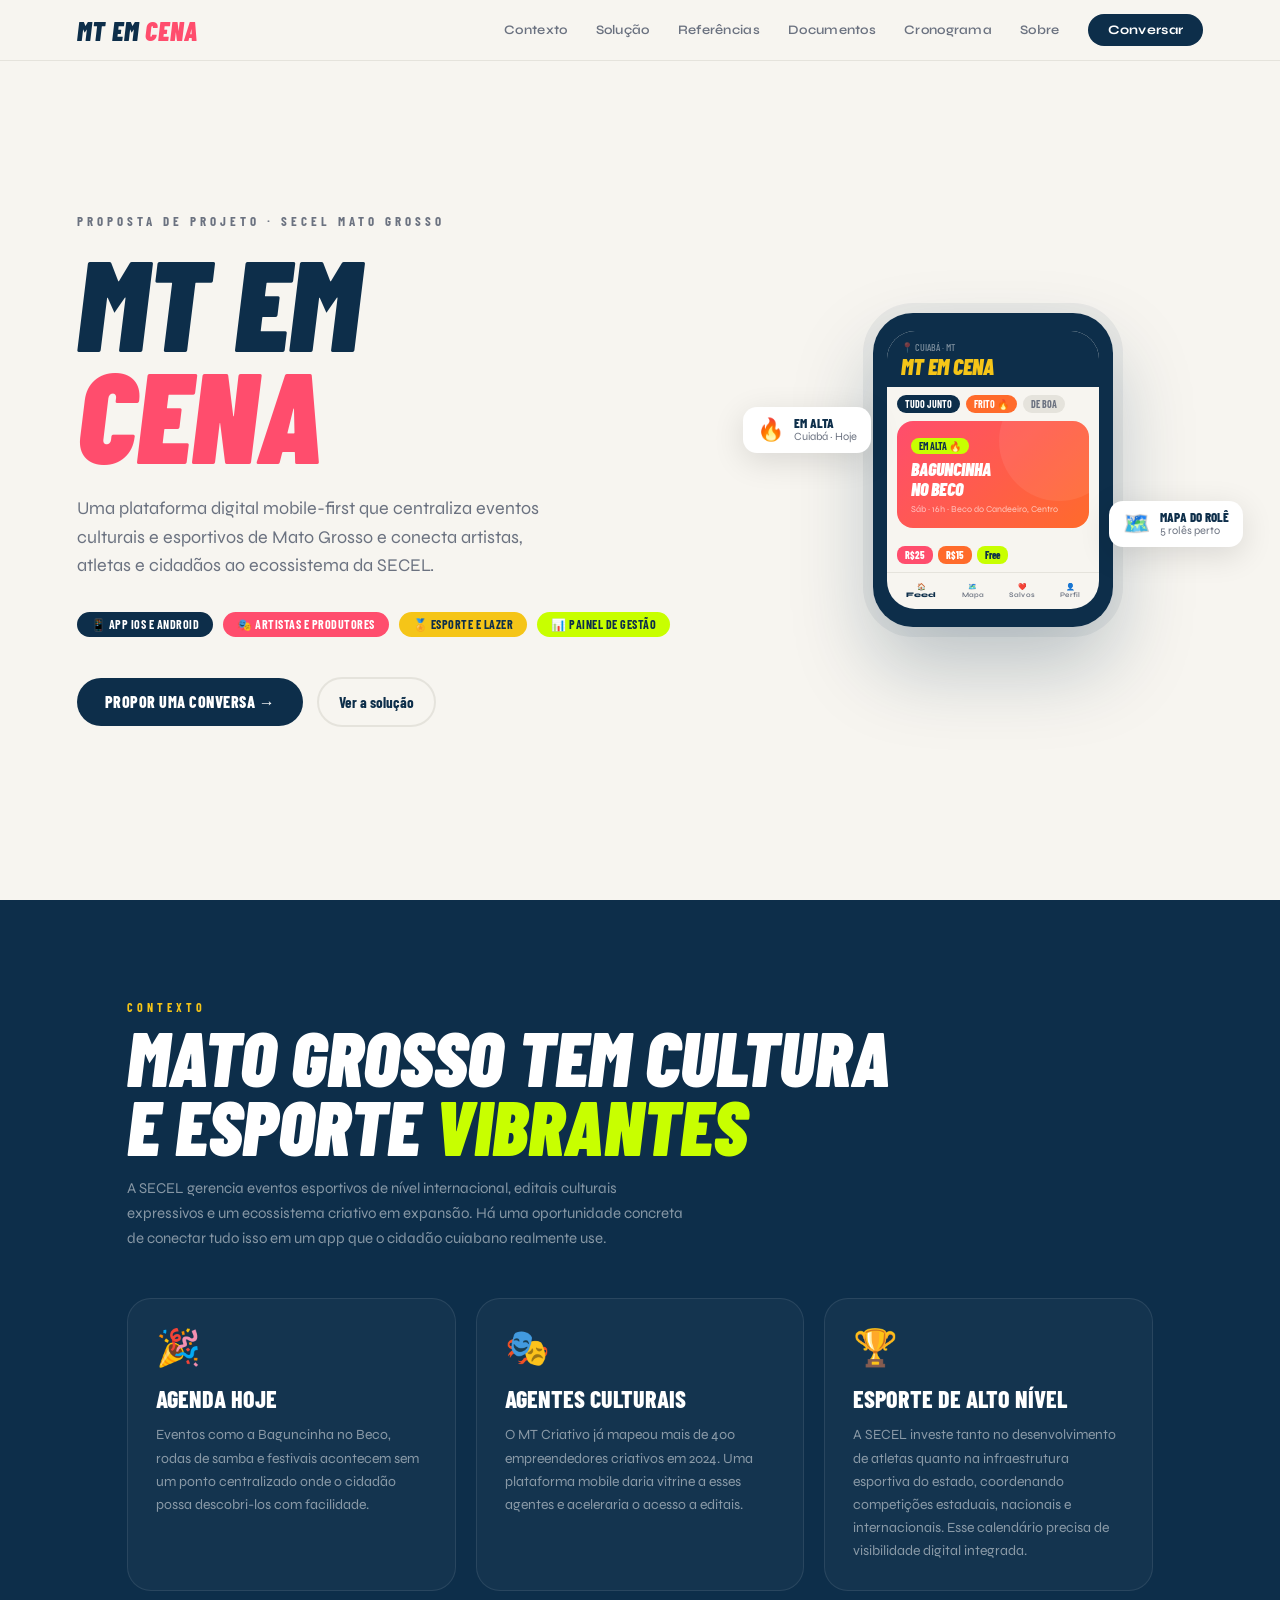
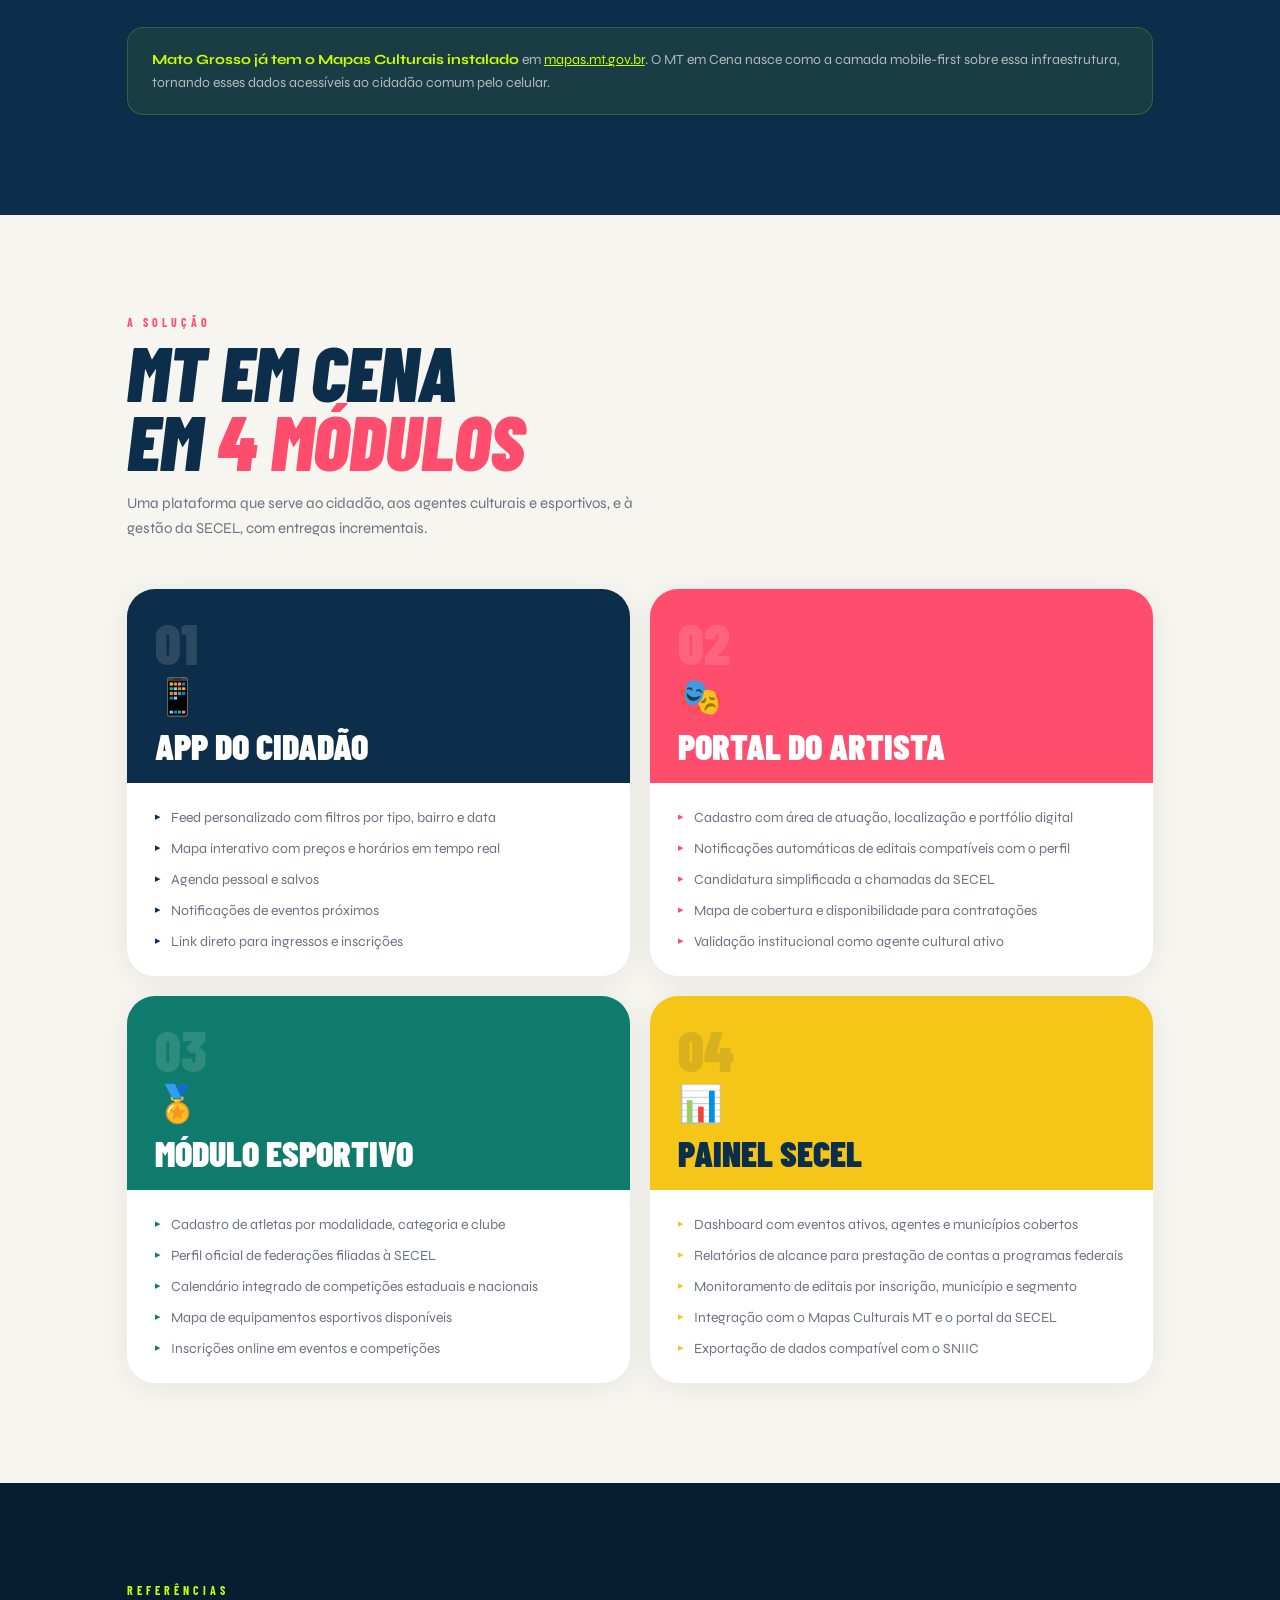
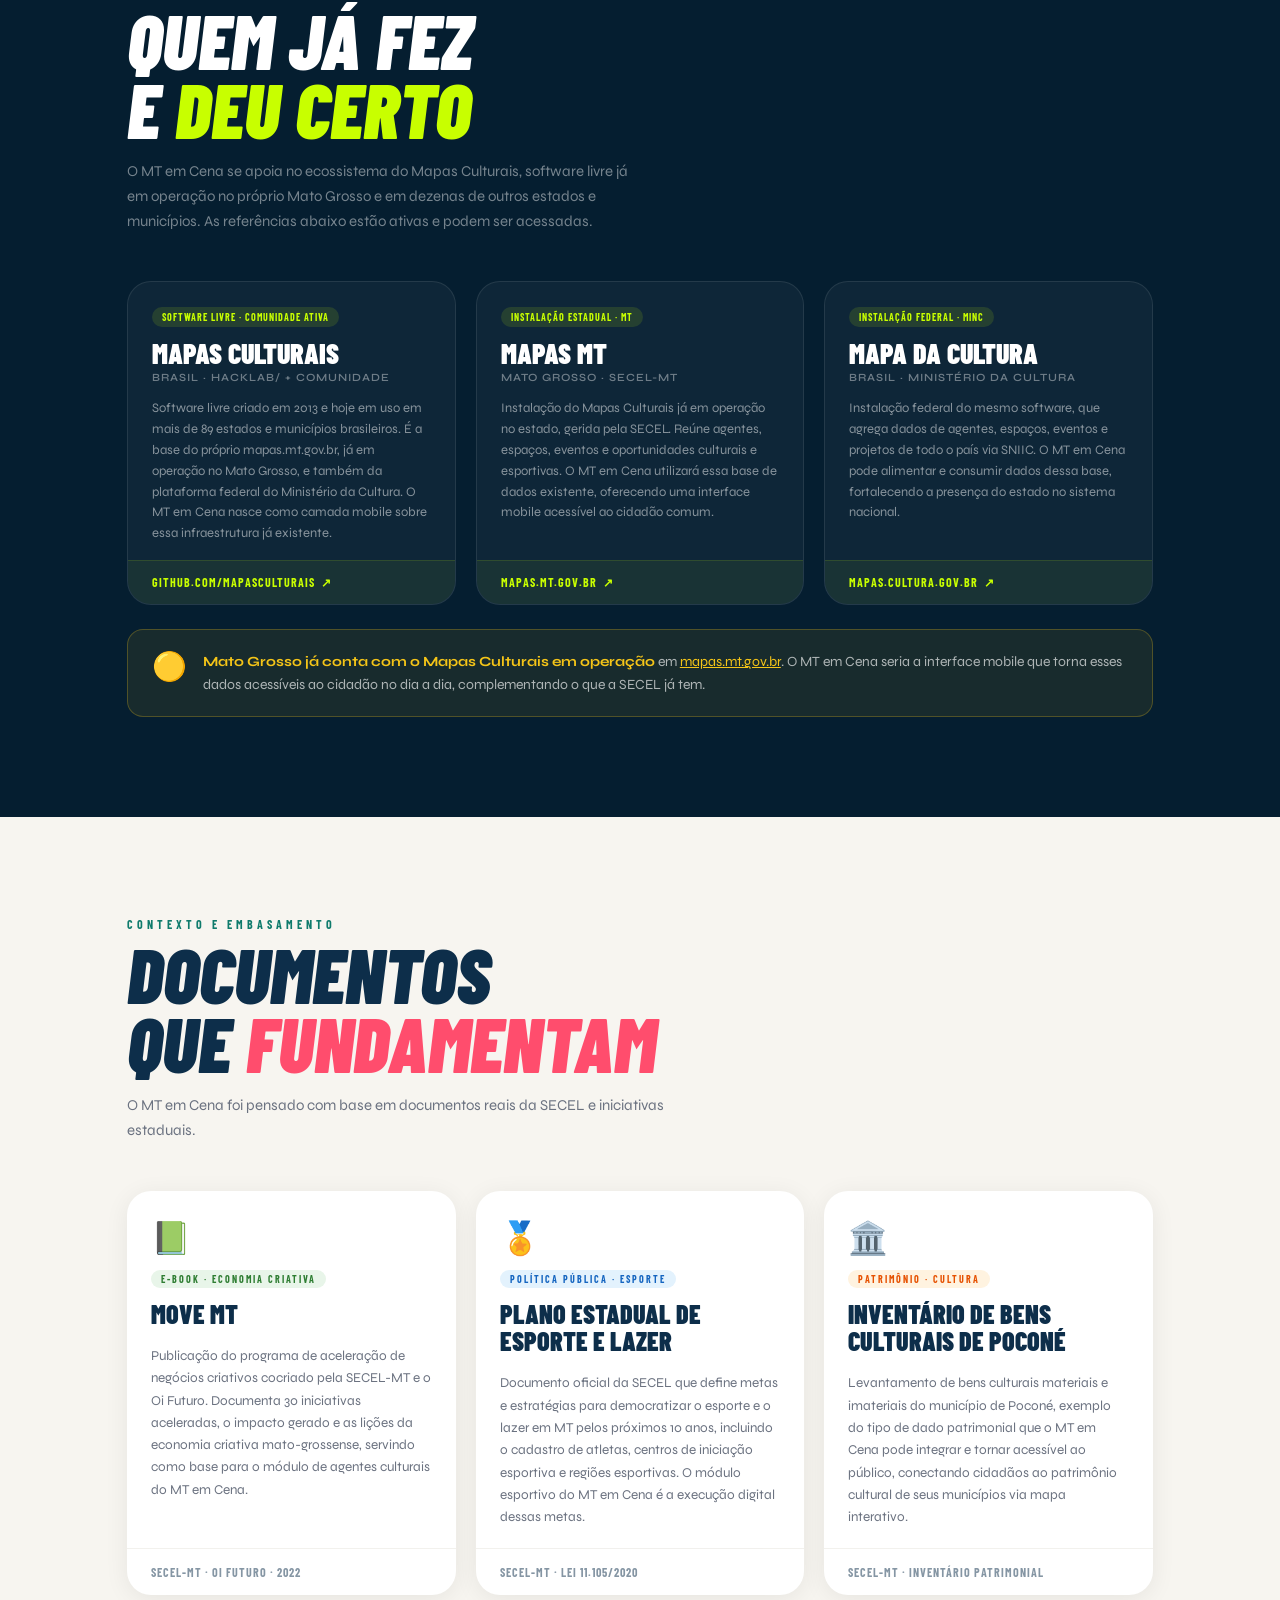
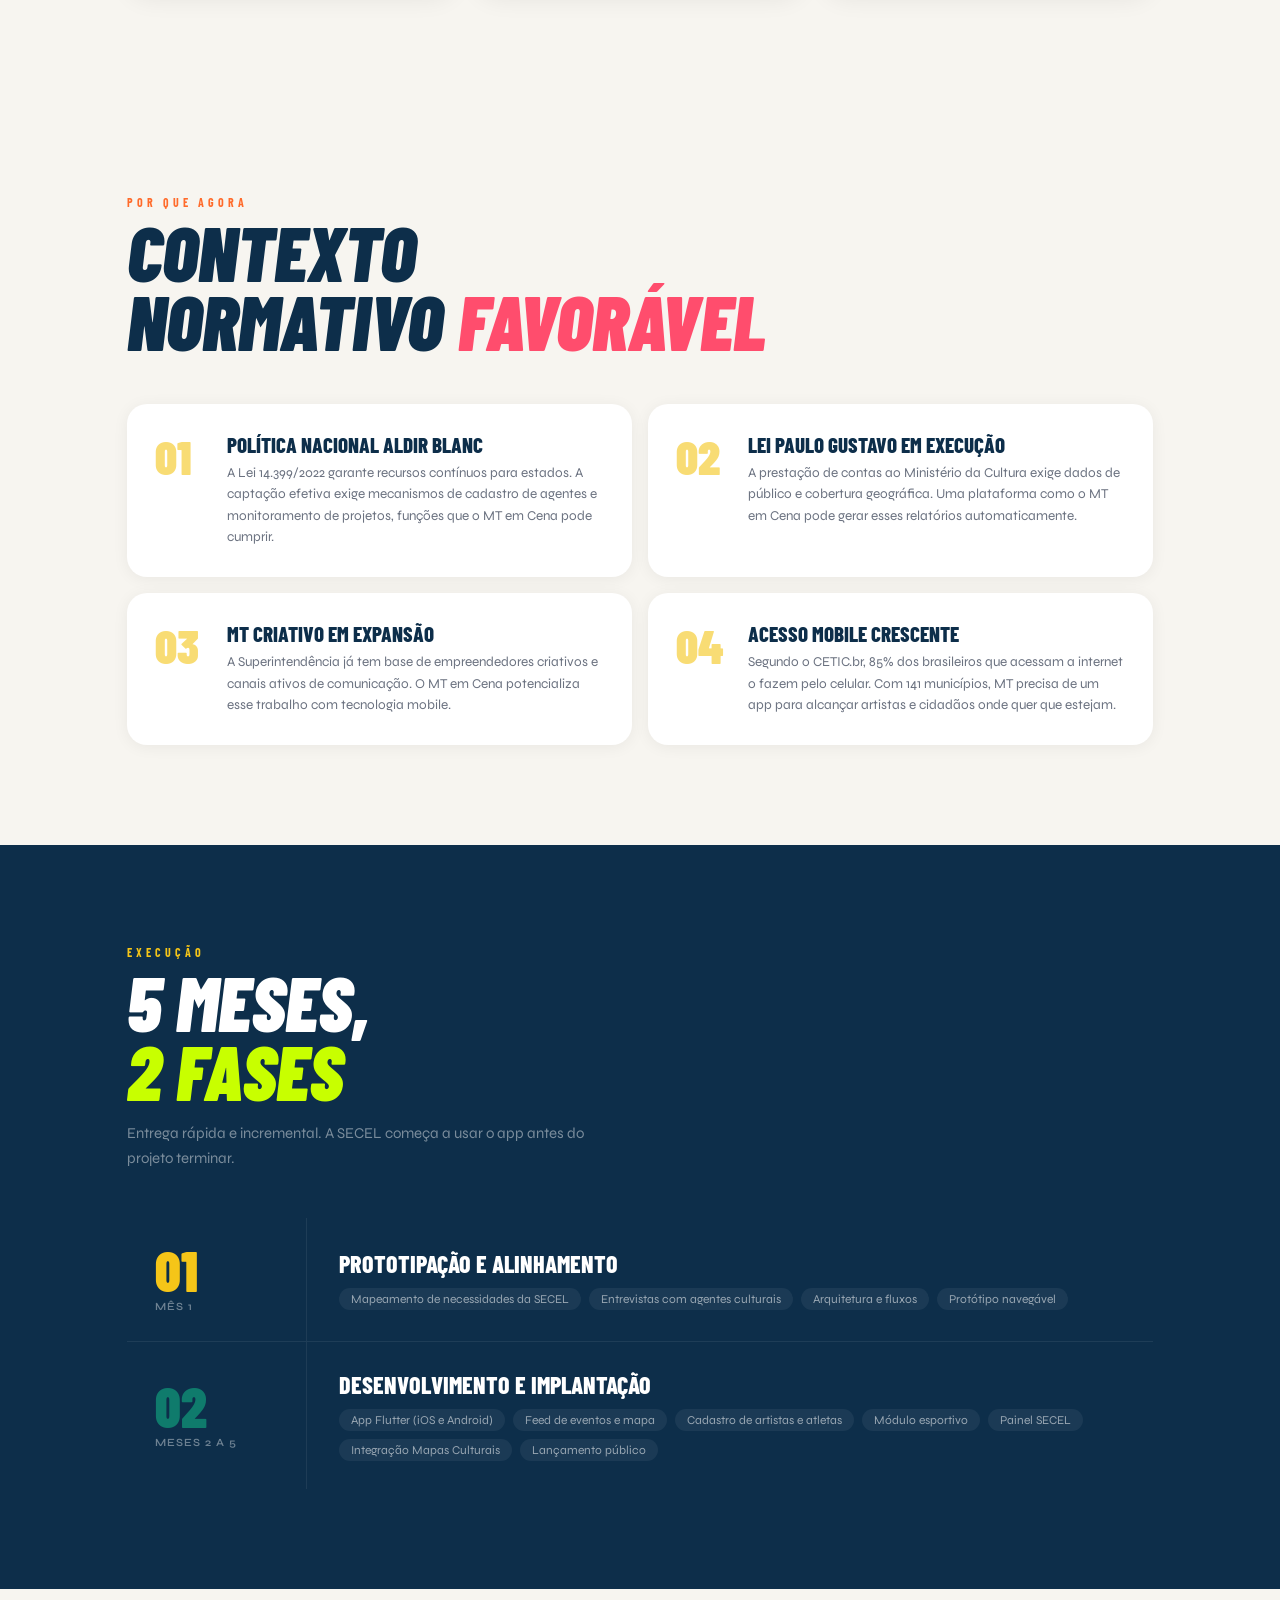
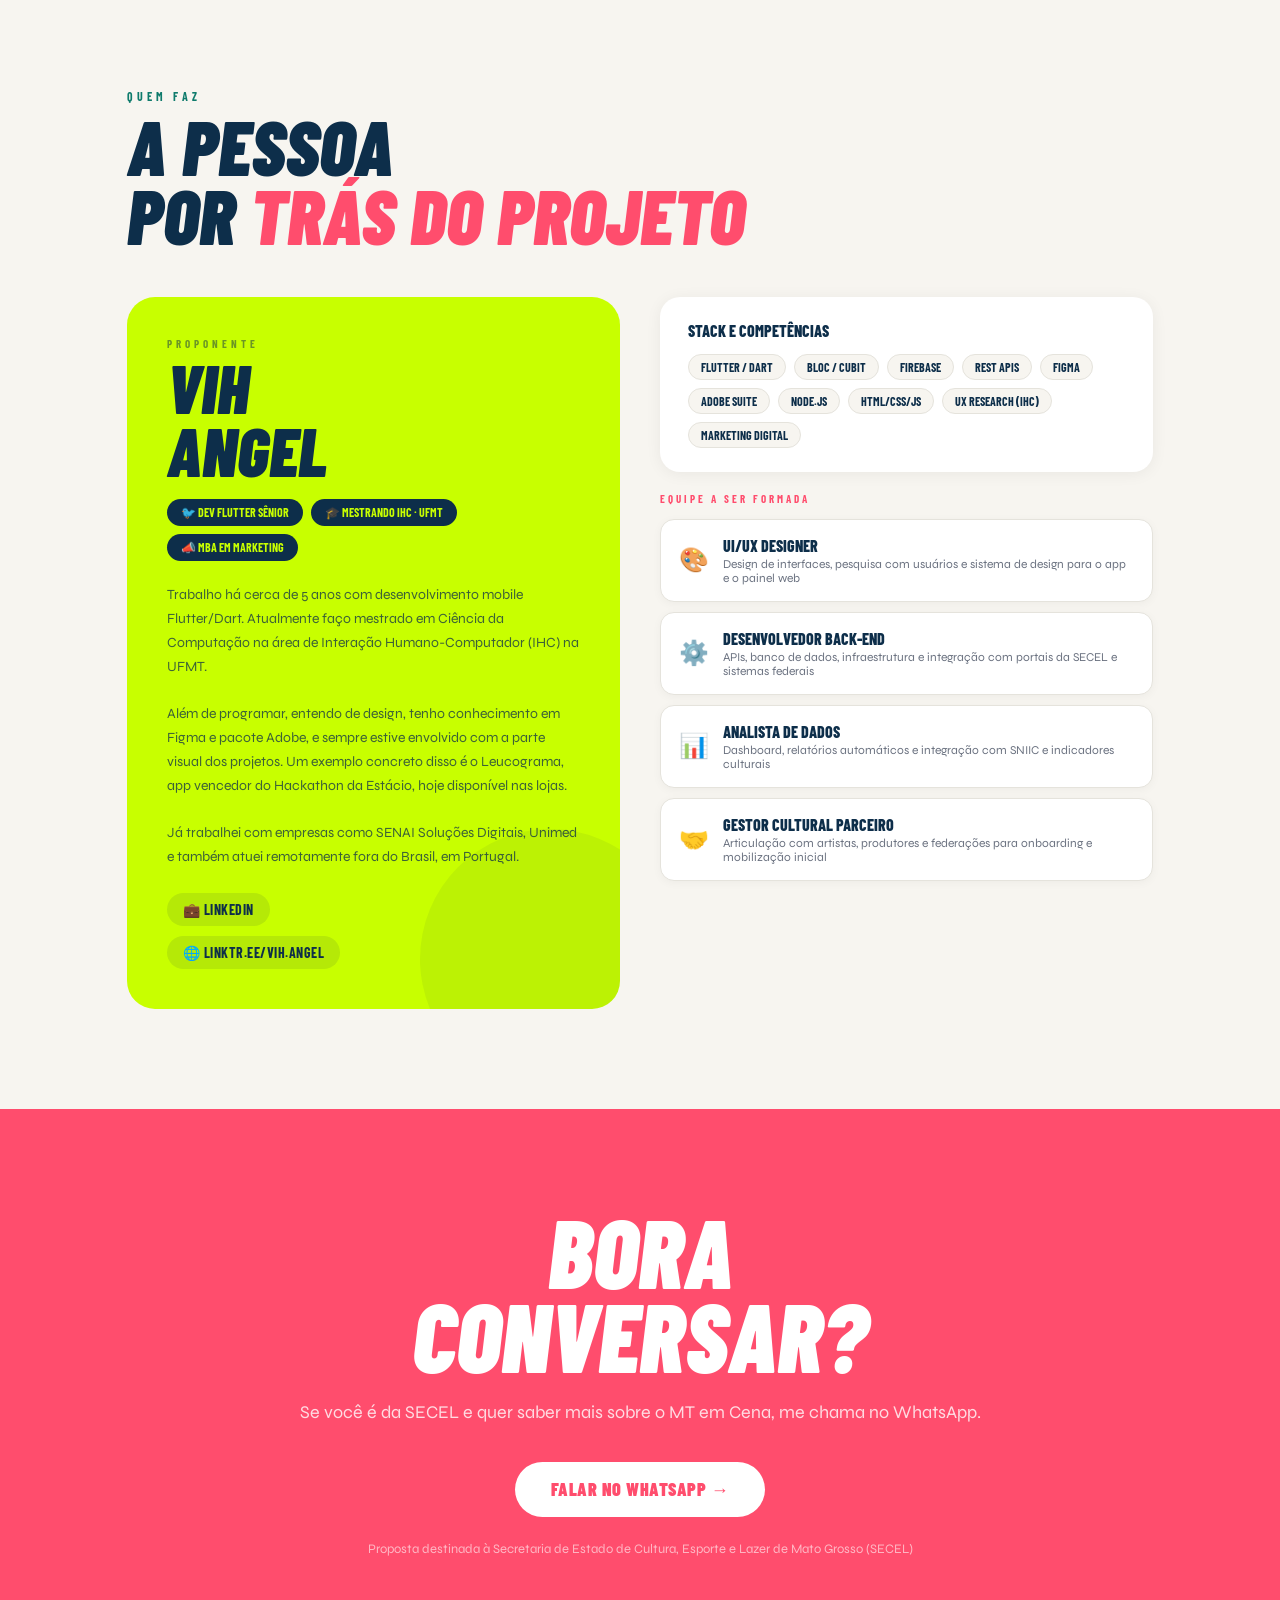
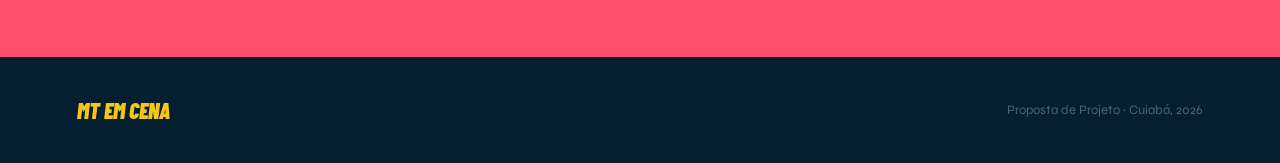
<file: index.html>
<!DOCTYPE html>
<html lang="pt-BR">

<head>
    <meta charset="UTF-8">
    <meta name="viewport" content="width=device-width, initial-scale=1.0">
    <title>MT em Cena · Proposta de Projeto</title>
    <link rel="preconnect" href="https://fonts.googleapis.com">
    <link
        href="https://fonts.googleapis.com/css2?family=Barlow+Condensed:ital,wght@0,400;0,600;0,700;0,800;0,900;1,700;1,800;1,900&family=Syne:wght@400;500;600;700;800&display=swap"
        rel="stylesheet">
    <style>
        *,
        *::before,
        *::after {
            box-sizing: border-box;
            margin: 0;
            padding: 0;
        }

        :root {
            --cream: #F7F5F0;
            --navy: #0D2E4A;
            --gold: #F5C518;
            --pink: #FF4D6D;
            --neon: #C8FF00;
            --orange: #FF6B2B;
            --teal: #0F7B6C;
            --white: #FFFFFF;
            --gray: #6B7280;
            --lgray: #E5E3DC;
            --dkblue: #051E30;
        }

        html {
            scroll-behavior: smooth;
        }

        body {
            font-family: 'Syne', sans-serif;
            background: var(--cream);
            color: var(--navy);
            overflow-x: hidden;
        }

        .barlow {
            font-family: 'Barlow Condensed', sans-serif;
        }

        .tag {
            display: inline-flex;
            align-items: center;
            gap: 5px;
            padding: 5px 14px;
            border-radius: 40px;
            font-family: 'Barlow Condensed', sans-serif;
            font-weight: 700;
            font-size: 12px;
            letter-spacing: 0.5px;
            text-transform: uppercase;
        }

        .tag-gold {
            background: var(--gold);
            color: var(--navy);
        }

        .tag-pink {
            background: var(--pink);
            color: var(--white);
        }

        .tag-neon {
            background: var(--neon);
            color: var(--navy);
        }

        .tag-navy {
            background: var(--navy);
            color: var(--white);
        }

        .tag-teal {
            background: var(--teal);
            color: var(--white);
        }

        .tag-orange {
            background: var(--orange);
            color: var(--white);
        }

        .tag-outline {
            background: transparent;
            border: 2px solid var(--cream);
            color: var(--cream);
        }

        nav {
            position: fixed;
            top: 0;
            left: 0;
            right: 0;
            z-index: 999;
            padding: 14px 6vw;
            display: flex;
            align-items: center;
            justify-content: space-between;
            background: rgba(247, 245, 240, 0.92);
            backdrop-filter: blur(14px);
            border-bottom: 1px solid var(--lgray);
            transition: box-shadow 0.3s;
        }

        .nav-logo {
            font-family: 'Barlow Condensed', sans-serif;
            font-weight: 900;
            font-style: italic;
            font-size: 26px;
            color: var(--navy);
            text-transform: uppercase;
            letter-spacing: 1px;
        }

        .nav-logo span {
            color: var(--pink);
        }

        .nav-links {
            display: flex;
            gap: 28px;
            align-items: center;
        }

        .nav-links a {
            font-size: 13px;
            font-weight: 600;
            color: var(--gray);
            text-decoration: none;
            letter-spacing: 0.3px;
            transition: color 0.2s;
        }

        .nav-links a:hover {
            color: var(--navy);
        }

        .nav-cta {
            background: var(--navy);
            color: var(--white) !important;
            padding: 8px 20px;
            border-radius: 30px;
            font-weight: 700 !important;
            transition: background 0.2s !important;
        }

        .nav-cta:hover {
            background: var(--pink) !important;
            color: var(--white) !important;
        }

        section {
            position: relative;
            overflow: hidden;
        }

        .container {
            max-width: 1180px;
            margin: 0 auto;
            padding: 0 6vw;
        }

        #hero {
            min-height: 100vh;
            background: var(--cream);
            display: grid;
            grid-template-columns: 1fr 420px;
            align-items: center;
            padding: 100px 6vw 60px;
            gap: 60px;
        }

        .hero-overline {
            font-family: 'Barlow Condensed', sans-serif;
            font-weight: 700;
            font-size: 13px;
            letter-spacing: 4px;
            color: var(--gray);
            text-transform: uppercase;
            margin-bottom: 16px;
        }

        .hero-title {
            font-family: 'Barlow Condensed', sans-serif;
            font-weight: 900;
            font-style: italic;
            font-size: clamp(72px, 10vw, 130px);
            line-height: 0.88;
            text-transform: uppercase;
            color: var(--navy);
            margin-bottom: 24px;
        }

        .hero-title em {
            color: var(--pink);
            font-style: inherit;
        }

        .hero-sub {
            font-size: clamp(15px, 1.4vw, 18px);
            color: var(--gray);
            line-height: 1.6;
            max-width: 480px;
            margin-bottom: 32px;
        }

        .hero-tags {
            display: flex;
            gap: 10px;
            flex-wrap: wrap;
            margin-bottom: 40px;
        }

        .hero-cta-row {
            display: flex;
            gap: 14px;
            align-items: center;
            flex-wrap: wrap;
        }

        .btn-primary {
            display: inline-flex;
            align-items: center;
            gap: 8px;
            background: var(--navy);
            color: var(--white);
            padding: 14px 28px;
            border-radius: 40px;
            font-family: 'Barlow Condensed', sans-serif;
            font-weight: 800;
            font-size: 16px;
            text-transform: uppercase;
            letter-spacing: 0.5px;
            text-decoration: none;
            transition: background 0.25s, transform 0.25s;
        }

        .btn-primary:hover {
            background: var(--pink);
            transform: translateY(-2px);
        }

        .btn-secondary {
            display: inline-flex;
            align-items: center;
            gap: 8px;
            color: var(--navy);
            padding: 14px 20px;
            border-radius: 40px;
            font-family: 'Barlow Condensed', sans-serif;
            font-weight: 700;
            font-size: 15px;
            text-decoration: none;
            border: 2px solid var(--lgray);
            transition: border-color 0.25s;
        }

        .btn-secondary:hover {
            border-color: var(--navy);
        }

        .hero-phone-wrap {
            display: flex;
            flex-direction: column;
            align-items: center;
            gap: 18px;
            position: relative;
        }

        .phone {
            width: 240px;
            background: var(--navy);
            border-radius: 40px;
            padding: 18px 14px;
            box-shadow: 0 40px 80px rgba(13, 46, 74, 0.25), 0 0 0 10px rgba(13, 46, 74, 0.06);
        }

        .phone-screen {
            background: var(--cream);
            border-radius: 28px;
            overflow: hidden;
        }

        .ph-head {
            background: var(--navy);
            padding: 10px 14px 8px;
            font-family: 'Barlow Condensed', sans-serif;
            font-weight: 900;
            font-style: italic;
            font-size: 22px;
            color: var(--gold);
            text-transform: uppercase;
        }

        .ph-head small {
            display: block;
            font-size: 10px;
            color: rgba(255, 255, 255, 0.45);
            font-style: normal;
            font-weight: 500;
        }

        .ph-chips {
            display: flex;
            gap: 6px;
            padding: 8px 10px;
        }

        .ph-chip {
            font-family: 'Barlow Condensed';
            font-weight: 700;
            font-size: 10px;
            padding: 3px 8px;
            border-radius: 12px;
            text-transform: uppercase;
        }

        .ph-event {
            margin: 0 10px 10px;
            background: linear-gradient(135deg, #FF4D6D, #FF6B2B);
            border-radius: 16px;
            padding: 14px;
            position: relative;
            overflow: hidden;
        }

        .ph-event::before {
            content: '';
            position: absolute;
            width: 120px;
            height: 120px;
            border-radius: 50%;
            background: rgba(255, 255, 255, 0.07);
            top: -40px;
            right: -30px;
        }

        .ph-etag {
            font-family: 'Barlow Condensed';
            font-weight: 700;
            font-size: 10px;
            background: var(--neon);
            color: var(--navy);
            padding: 2px 8px;
            border-radius: 8px;
            display: inline-block;
            margin-bottom: 6px;
            text-transform: uppercase;
        }

        .ph-ename {
            font-family: 'Barlow Condensed';
            font-weight: 900;
            font-style: italic;
            font-size: 18px;
            color: #fff;
            text-transform: uppercase;
            line-height: 1.1;
        }

        .ph-ewhen {
            font-size: 9px;
            color: rgba(255, 255, 255, 0.65);
            margin-top: 4px;
        }

        .ph-prices {
            display: flex;
            gap: 5px;
            padding: 8px 10px;
        }

        .ph-p {
            font-family: 'Barlow Condensed';
            font-weight: 800;
            font-size: 10px;
            padding: 3px 8px;
            border-radius: 8px;
        }

        .ph-nav {
            display: flex;
            justify-content: space-around;
            padding: 10px 6px;
            border-top: 1px solid var(--lgray);
        }

        .ph-nav-item {
            font-size: 7px;
            color: var(--gray);
            text-align: center;
            font-weight: 600;
            letter-spacing: 0.3px;
        }

        .ph-nav-item.active {
            color: var(--navy);
            font-weight: 800;
        }

        .phone-float {
            position: absolute;
            background: var(--white);
            border-radius: 14px;
            padding: 10px 14px;
            box-shadow: 0 8px 32px rgba(0, 0, 0, 0.12);
            display: flex;
            align-items: center;
            gap: 10px;
        }

        .phone-float.left {
            left: -40px;
            top: 30%;
        }

        .phone-float.right {
            right: -40px;
            top: 60%;
        }

        .float-icon {
            font-size: 22px;
        }

        .float-label {
            font-family: 'Barlow Condensed';
            font-weight: 800;
            font-size: 13px;
            color: var(--navy);
            text-transform: uppercase;
            line-height: 1;
        }

        .float-sub {
            font-size: 11px;
            color: var(--gray);
        }

        .section-header {
            margin-bottom: 48px;
        }

        .section-overline {
            font-family: 'Barlow Condensed', sans-serif;
            font-weight: 700;
            font-size: 12px;
            letter-spacing: 4px;
            text-transform: uppercase;
            margin-bottom: 8px;
        }

        .section-title {
            font-family: 'Barlow Condensed', sans-serif;
            font-weight: 900;
            font-style: italic;
            font-size: clamp(44px, 6vw, 80px);
            line-height: 0.9;
            text-transform: uppercase;
        }

        .section-title em {
            color: var(--pink);
            font-style: inherit;
        }

        .section-title.light {
            color: var(--white);
        }

        .section-title.light em {
            color: var(--neon);
        }

        #oportunidade {
            background: var(--navy);
            padding: 100px 0;
        }

        .oport-grid {
            display: grid;
            grid-template-columns: 1fr 1fr 1fr;
            gap: 20px;
            margin-top: 48px;
        }

        .oport-card {
            border: 1px solid rgba(255, 255, 255, 0.09);
            border-radius: 24px;
            padding: 28px;
            background: rgba(255, 255, 255, 0.03);
            transition: border-color 0.3s, background 0.3s;
        }

        .oport-card:hover {
            border-color: rgba(245, 197, 24, 0.3);
            background: rgba(255, 255, 255, 0.06);
        }

        .oport-icon {
            font-size: 36px;
            margin-bottom: 14px;
        }

        .oport-card h3 {
            font-family: 'Barlow Condensed', sans-serif;
            font-weight: 800;
            font-size: clamp(18px, 2vw, 24px);
            color: var(--white);
            text-transform: uppercase;
            margin-bottom: 10px;
        }

        .oport-card p {
            font-size: 14px;
            color: rgba(255, 255, 255, 0.5);
            line-height: 1.65;
        }

        .oport-note {
            margin-top: 36px;
            background: rgba(200, 255, 0, 0.07);
            border: 1px solid rgba(200, 255, 0, 0.18);
            border-radius: 16px;
            padding: 20px 24px;
            font-size: 14px;
            color: rgba(255, 255, 255, 0.65);
            line-height: 1.65;
        }

        .oport-note strong {
            color: var(--neon);
        }

        #solucao {
            padding: 100px 0;
            background: var(--cream);
        }

        .modules-grid {
            display: grid;
            grid-template-columns: repeat(2, 1fr);
            gap: 20px;
        }

        .module-card {
            border-radius: 28px;
            overflow: hidden;
            box-shadow: 0 4px 30px rgba(0, 0, 0, 0.07);
            transition: transform 0.3s cubic-bezier(.22, 1, .36, 1), box-shadow 0.3s;
        }

        .module-card:hover {
            transform: translateY(-6px);
            box-shadow: 0 20px 50px rgba(0, 0, 0, 0.13);
        }

        .mc-head {
            padding: 32px 28px 20px;
            display: flex;
            flex-direction: column;
            gap: 10px;
        }

        .mc-num {
            font-family: 'Barlow Condensed';
            font-weight: 900;
            font-size: 56px;
            line-height: 0.8;
            opacity: 0.13;
        }

        .mc-icon {
            font-size: 36px;
        }

        .mc-label {
            font-family: 'Barlow Condensed';
            font-weight: 900;
            font-size: clamp(26px, 3vw, 36px);
            text-transform: uppercase;
            line-height: 0.95;
        }

        .mc-body {
            background: var(--white);
            padding: 24px 28px;
        }

        .mc-body ul {
            list-style: none;
            display: flex;
            flex-direction: column;
            gap: 10px;
        }

        .mc-body li {
            display: flex;
            gap: 10px;
            align-items: flex-start;
            font-size: 14px;
            color: var(--gray);
            line-height: 1.5;
        }

        .mc-body li::before {
            content: '▸';
            flex-shrink: 0;
            font-size: 11px;
            margin-top: 2px;
        }

        .mc-1 .mc-head {
            background: var(--navy);
            color: var(--white);
        }

        .mc-1 .mc-body li::before {
            color: var(--navy);
        }

        .mc-2 .mc-head {
            background: var(--pink);
            color: var(--white);
        }

        .mc-2 .mc-body li::before {
            color: var(--pink);
        }

        .mc-3 .mc-head {
            background: var(--teal);
            color: var(--white);
        }

        .mc-3 .mc-body li::before {
            color: var(--teal);
        }

        .mc-4 .mc-head {
            background: var(--gold);
            color: var(--navy);
        }

        .mc-4 .mc-num {
            opacity: 0.12;
        }

        .mc-4 .mc-body li::before {
            color: var(--gold);
        }

        #referencias {
            background: var(--dkblue);
            padding: 100px 0;
        }

        .refs-grid {
            display: grid;
            grid-template-columns: repeat(3, 1fr);
            gap: 20px;
            margin-top: 48px;
        }

        .ref-card {
            background: rgba(255, 255, 255, 0.04);
            border: 1px solid rgba(255, 255, 255, 0.09);
            border-radius: 24px;
            overflow: hidden;
            transition: border-color 0.3s;
            display: flex;
            flex-direction: column;
        }

        .ref-card:hover {
            border-color: rgba(200, 255, 0, 0.25);
        }

        .ref-head {
            padding: 24px 24px 16px;
            flex: 1;
        }

        .ref-tag {
            margin-bottom: 14px;
        }

        .ref-tag span {
            font-family: 'Barlow Condensed';
            font-weight: 700;
            font-size: 10px;
            letter-spacing: 1px;
            text-transform: uppercase;
            padding: 4px 10px;
            border-radius: 20px;
            background: rgba(200, 255, 0, 0.12);
            color: var(--neon);
        }

        .ref-name {
            font-family: 'Barlow Condensed';
            font-weight: 900;
            font-size: clamp(22px, 2.5vw, 28px);
            color: var(--white);
            text-transform: uppercase;
            line-height: 1;
            margin-bottom: 4px;
        }

        .ref-state {
            font-size: 11px;
            color: rgba(255, 255, 255, 0.4);
            font-weight: 600;
            text-transform: uppercase;
            letter-spacing: 1px;
            margin-bottom: 14px;
        }

        .ref-desc {
            font-size: 13px;
            color: rgba(255, 255, 255, 0.5);
            line-height: 1.6;
        }

        .ref-foot {
            background: rgba(200, 255, 0, 0.06);
            border-top: 1px solid rgba(200, 255, 0, 0.12);
            padding: 14px 24px;
            display: flex;
            align-items: center;
            justify-content: space-between;
        }

        .ref-foot a {
            font-family: 'Barlow Condensed';
            font-weight: 700;
            font-size: 12px;
            letter-spacing: 1px;
            color: var(--neon);
            text-transform: uppercase;
            text-decoration: none;
            display: flex;
            align-items: center;
            gap: 6px;
        }

        .ref-foot a:hover {
            text-decoration: underline;
        }

        .ref-foot a::after {
            content: '↗';
        }

        .mt-callout {
            margin-top: 24px;
            background: rgba(245, 197, 24, 0.08);
            border: 1px solid rgba(245, 197, 24, 0.25);
            border-radius: 16px;
            padding: 20px 24px;
            display: flex;
            align-items: flex-start;
            gap: 16px;
        }

        .mt-callout-icon {
            font-size: 28px;
            flex-shrink: 0;
        }

        .mt-callout p {
            font-size: 14px;
            color: rgba(255, 255, 255, 0.65);
            line-height: 1.65;
        }

        .mt-callout strong {
            color: var(--gold);
        }

        .mt-callout a {
            color: var(--gold);
        }

        #documentos {
            background: var(--cream);
            padding: 100px 0;
        }

        .docs-grid {
            display: grid;
            grid-template-columns: repeat(3, 1fr);
            gap: 20px;
            margin-top: 48px;
        }

        .doc-card {
            background: var(--white);
            border-radius: 24px;
            overflow: hidden;
            box-shadow: 0 4px 24px rgba(0, 0, 0, 0.07);
            display: flex;
            flex-direction: column;
            transition: transform 0.3s cubic-bezier(.22, 1, .36, 1), box-shadow 0.3s;
        }

        .doc-card:hover {
            transform: translateY(-6px);
            box-shadow: 0 20px 50px rgba(0, 0, 0, 0.12);
        }

        .doc-head {
            padding: 28px 24px 18px;
            display: flex;
            flex-direction: column;
            gap: 12px;
        }

        .doc-icon {
            font-size: 32px;
        }

        .doc-type {
            font-family: 'Barlow Condensed';
            font-weight: 700;
            font-size: 10px;
            letter-spacing: 2px;
            text-transform: uppercase;
            padding: 3px 10px;
            border-radius: 20px;
            width: fit-content;
        }

        .doc-title {
            font-family: 'Barlow Condensed';
            font-weight: 900;
            font-size: clamp(20px, 2.2vw, 26px);
            color: var(--navy);
            text-transform: uppercase;
            line-height: 1.05;
        }

        .doc-body {
            padding: 0 24px 20px;
            flex: 1;
        }

        .doc-body p {
            font-size: 13.5px;
            color: var(--gray);
            line-height: 1.65;
        }

        .doc-foot {
            margin-top: auto;
            padding: 16px 24px;
            border-top: 1px solid var(--lgray);
            font-family: 'Barlow Condensed';
            font-weight: 700;
            font-size: 12px;
            letter-spacing: 1px;
            color: var(--navy);
            text-transform: uppercase;
            opacity: 0.5;
        }

        #agora {
            background: var(--cream);
            padding: 100px 0;
        }

        .agora-grid {
            display: grid;
            grid-template-columns: 1fr 1fr;
            gap: 16px;
            margin-top: 48px;
        }

        .agora-card {
            background: var(--white);
            border-radius: 20px;
            padding: 28px;
            display: grid;
            grid-template-columns: 56px 1fr;
            gap: 16px;
            box-shadow: 0 2px 16px rgba(0, 0, 0, 0.06);
            transition: transform 0.25s;
        }

        .agora-card:hover {
            transform: translateY(-4px);
        }

        .agora-num {
            font-family: 'Barlow Condensed';
            font-weight: 900;
            font-size: 48px;
            color: var(--gold);
            line-height: 1;
            opacity: 0.6;
        }

        .agora-card h3 {
            font-family: 'Barlow Condensed';
            font-weight: 800;
            font-size: clamp(16px, 1.8vw, 21px);
            color: var(--navy);
            text-transform: uppercase;
            margin-bottom: 6px;
        }

        .agora-card p {
            font-size: 13.5px;
            color: var(--gray);
            line-height: 1.6;
        }

        #cronograma {
            background: var(--navy);
            padding: 100px 0;
        }

        .timeline {
            display: flex;
            flex-direction: column;
            gap: 0;
            margin-top: 48px;
            border-radius: 24px;
            overflow: hidden;
        }

        .phase-row {
            display: grid;
            grid-template-columns: 180px 1fr;
            border-bottom: 1px solid rgba(255, 255, 255, 0.07);
            transition: background 0.25s;
        }

        .phase-row:last-child {
            border-bottom: none;
        }

        .phase-row:hover {
            background: rgba(255, 255, 255, 0.03);
        }

        .phase-num-col {
            padding: 28px 28px;
            display: flex;
            flex-direction: column;
            justify-content: center;
            border-right: 1px solid rgba(255, 255, 255, 0.07);
        }

        .ph-big-num {
            font-family: 'Barlow Condensed';
            font-weight: 900;
            font-size: 56px;
            line-height: 0.85;
        }

        .ph-period {
            font-size: 11px;
            color: rgba(255, 255, 255, 0.4);
            margin-top: 6px;
            font-weight: 600;
            text-transform: uppercase;
            letter-spacing: 1px;
        }

        .phase-content {
            padding: 28px 32px;
            display: flex;
            flex-direction: column;
            justify-content: center;
        }

        .phase-content h3 {
            font-family: 'Barlow Condensed';
            font-weight: 800;
            font-size: clamp(18px, 2vw, 24px);
            color: var(--white);
            text-transform: uppercase;
            margin-bottom: 10px;
        }

        .phase-tags {
            display: flex;
            flex-wrap: wrap;
            gap: 8px;
        }

        .phase-tags span {
            font-size: 12px;
            color: rgba(255, 255, 255, 0.55);
            background: rgba(255, 255, 255, 0.06);
            border-radius: 20px;
            padding: 4px 12px;
        }

        .ph-1 .ph-big-num {
            color: var(--gold);
        }

        .ph-2 .ph-big-num {
            color: var(--teal);
        }

        .ph-3 .ph-big-num {
            color: var(--pink);
        }

        .ph-4 .ph-big-num {
            color: var(--neon);
        }

        #proponente {
            background: var(--cream);
            padding: 100px 0;
        }

        .proponente-grid {
            display: grid;
            grid-template-columns: 1fr 1fr;
            gap: 40px;
            align-items: start;
        }

        .proponente-card {
            background: var(--neon);
            border-radius: 28px;
            padding: 40px;
            position: relative;
            overflow: hidden;
        }

        .proponente-card::before {
            content: '';
            position: absolute;
            width: 260px;
            height: 260px;
            border-radius: 50%;
            background: rgba(13, 46, 74, 0.06);
            bottom: -80px;
            right: -60px;
        }

        .p-label {
            font-family: 'Barlow Condensed';
            font-weight: 700;
            font-size: 11px;
            letter-spacing: 4px;
            color: rgba(13, 46, 74, 0.5);
            text-transform: uppercase;
            margin-bottom: 6px;
        }

        .p-name {
            font-family: 'Barlow Condensed';
            font-weight: 900;
            font-style: italic;
            font-size: clamp(44px, 5.5vw, 68px);
            color: var(--navy);
            text-transform: uppercase;
            line-height: 0.92;
            margin-bottom: 18px;
        }

        .p-chips {
            display: flex;
            flex-wrap: wrap;
            gap: 8px;
            margin-bottom: 22px;
        }

        .p-chip {
            font-family: 'Barlow Condensed';
            font-weight: 700;
            font-size: 12px;
            text-transform: uppercase;
            padding: 6px 14px;
            border-radius: 30px;
            background: var(--navy);
            color: var(--neon);
        }

        .p-bio {
            font-size: 14px;
            color: rgba(13, 46, 74, 0.75);
            line-height: 1.7;
        }

        .p-links {
            margin-top: 24px;
            display: flex;
            flex-direction: column;
            gap: 10px;
        }

        .p-link {
            display: inline-flex;
            align-items: center;
            gap: 8px;
            font-family: 'Barlow Condensed';
            font-weight: 700;
            font-size: 14px;
            text-transform: uppercase;
            letter-spacing: 0.5px;
            color: var(--navy);
            text-decoration: none;
            background: rgba(13, 46, 74, 0.1);
            border-radius: 30px;
            padding: 8px 16px;
            width: fit-content;
            transition: background 0.2s;
        }

        .p-link:hover {
            background: rgba(13, 46, 74, 0.18);
        }

        .proponente-right {
            display: flex;
            flex-direction: column;
            gap: 20px;
        }

        .secel-badge {
            background: var(--navy);
            border-radius: 20px;
            padding: 24px 28px;
            display: flex;
            align-items: flex-start;
            gap: 16px;
        }

        .secel-badge-icon {
            font-size: 30px;
            flex-shrink: 0;
        }

        .secel-badge h4 {
            font-family: 'Barlow Condensed';
            font-weight: 800;
            font-size: 18px;
            color: var(--gold);
            text-transform: uppercase;
            margin-bottom: 4px;
        }

        .secel-badge p {
            font-size: 13px;
            color: rgba(255, 255, 255, 0.55);
            line-height: 1.6;
        }

        .stack-card {
            background: var(--white);
            border-radius: 20px;
            padding: 24px 28px;
            box-shadow: 0 2px 16px rgba(0, 0, 0, 0.06);
        }

        .stack-card h4 {
            font-family: 'Barlow Condensed';
            font-weight: 800;
            font-size: 16px;
            color: var(--navy);
            text-transform: uppercase;
            margin-bottom: 14px;
        }

        .stack-tags {
            display: flex;
            flex-wrap: wrap;
            gap: 8px;
        }

        .stack-tag {
            font-family: 'Barlow Condensed';
            font-weight: 700;
            font-size: 12px;
            text-transform: uppercase;
            padding: 5px 12px;
            border-radius: 20px;
            background: var(--cream);
            color: var(--navy);
            border: 1px solid var(--lgray);
        }

        .team-section {}

        .team-section h4 {
            font-family: 'Barlow Condensed';
            font-weight: 700;
            font-size: 11px;
            letter-spacing: 3px;
            color: var(--pink);
            text-transform: uppercase;
            margin-bottom: 14px;
        }

        .team-rows {
            display: flex;
            flex-direction: column;
            gap: 10px;
        }

        .team-row {
            display: flex;
            gap: 14px;
            align-items: center;
            background: var(--white);
            border-radius: 14px;
            padding: 16px 18px;
            border: 1px solid var(--lgray);
            box-shadow: 0 2px 10px rgba(0, 0, 0, 0.04);
        }

        .tr-icon {
            font-size: 24px;
            flex-shrink: 0;
        }

        .tr-title {
            font-family: 'Barlow Condensed';
            font-weight: 800;
            font-size: 16px;
            color: var(--navy);
            text-transform: uppercase;
            margin-bottom: 2px;
        }

        .tr-desc {
            font-size: 12px;
            color: var(--gray);
        }

        #cta {
            background: var(--pink);
            padding: 100px 0;
        }

        .cta-inner {
            text-align: center;
            max-width: 700px;
            margin: 0 auto;
        }

        .cta-title {
            font-family: 'Barlow Condensed';
            font-weight: 900;
            font-style: italic;
            font-size: clamp(52px, 8vw, 96px);
            color: var(--white);
            text-transform: uppercase;
            line-height: 0.88;
            margin-bottom: 20px;
        }

        .cta-sub {
            font-size: clamp(15px, 1.4vw, 18px);
            color: rgba(255, 255, 255, 0.8);
            line-height: 1.6;
            margin-bottom: 36px;
        }

        .cta-btn {
            display: inline-flex;
            align-items: center;
            gap: 10px;
            background: var(--white);
            color: var(--pink);
            padding: 16px 36px;
            border-radius: 50px;
            font-family: 'Barlow Condensed';
            font-weight: 900;
            font-size: 18px;
            text-transform: uppercase;
            text-decoration: none;
            letter-spacing: 0.5px;
            transition: transform 0.25s, box-shadow 0.25s;
        }

        .cta-btn:hover {
            transform: translateY(-3px);
            box-shadow: 0 16px 48px rgba(0, 0, 0, 0.2);
        }

        .cta-secel {
            margin-top: 24px;
            font-size: 13px;
            color: rgba(255, 255, 255, 0.6);
        }

        footer {
            background: var(--dkblue);
            padding: 40px 6vw;
            display: flex;
            align-items: center;
            justify-content: space-between;
            flex-wrap: wrap;
            gap: 16px;
        }

        .footer-logo {
            font-family: 'Barlow Condensed';
            font-weight: 900;
            font-style: italic;
            font-size: 22px;
            color: var(--gold);
            text-transform: uppercase;
        }

        .footer-text {
            font-size: 13px;
            color: rgba(255, 255, 255, 0.3);
        }

        .footer-links {
            display: flex;
            gap: 20px;
        }

        .footer-links a {
            font-size: 13px;
            color: rgba(255, 255, 255, 0.4);
            text-decoration: none;
        }

        .footer-links a:hover {
            color: var(--gold);
        }

        @keyframes fadeUp {
            from {
                opacity: 0;
                transform: translateY(50px);
            }

            to {
                opacity: 1;
                transform: translateY(0);
            }
        }

        @keyframes float {

            0%,
            100% {
                transform: translateY(0);
            }

            50% {
                transform: translateY(-10px);
            }
        }

        .float-anim {
            animation: float 3s ease-in-out infinite;
        }

        .float-anim-slow {
            animation: float 4s ease-in-out infinite;
            animation-delay: 0.5s;
        }

        .reveal {
            opacity: 0;
            transform: translateY(40px);
            transition: opacity 0.7s cubic-bezier(.22, 1, .36, 1), transform 0.7s cubic-bezier(.22, 1, .36, 1);
        }

        .reveal.visible {
            opacity: 1;
            transform: translateY(0);
        }

        .reveal-stagger>* {
            opacity: 0;
            transform: translateY(40px);
            transition: opacity 0.6s cubic-bezier(.22, 1, .36, 1), transform 0.6s cubic-bezier(.22, 1, .36, 1);
        }

        .reveal-stagger.visible>*:nth-child(1) {
            opacity: 1;
            transform: none;
            transition-delay: 0s;
        }

        .reveal-stagger.visible>*:nth-child(2) {
            opacity: 1;
            transform: none;
            transition-delay: 0.1s;
        }

        .reveal-stagger.visible>*:nth-child(3) {
            opacity: 1;
            transform: none;
            transition-delay: 0.2s;
        }

        .reveal-stagger.visible>*:nth-child(4) {
            opacity: 1;
            transform: none;
            transition-delay: 0.3s;
        }

        .reveal-stagger.visible>*:nth-child(5) {
            opacity: 1;
            transform: none;
            transition-delay: 0.4s;
        }

        .reveal-stagger.visible>*:nth-child(6) {
            opacity: 1;
            transform: none;
            transition-delay: 0.5s;
        }

        @media (max-width: 900px) {
            #hero {
                grid-template-columns: 1fr;
                padding-top: 90px;
            }

            .hero-phone-wrap {
                display: none;
            }

            .modules-grid,
            .refs-grid,
            .docs-grid,
            .agora-grid,
            .proponente-grid,
            .oport-grid {
                grid-template-columns: 1fr;
            }

            .nav-links {
                display: none;
            }

            .phase-row {
                grid-template-columns: 100px 1fr;
            }
        }
    </style>
</head>

<body>

    <!-- NAV -->
    <nav id="topnav">
        <div class="nav-logo">MT em <span>Cena</span></div>
        <div class="nav-links">
            <a href="#oportunidade">Contexto</a>
            <a href="#solucao">Solução</a>
            <a href="#referencias">Referências</a>
            <a href="#documentos">Documentos</a>
            <a href="#cronograma">Cronograma</a>
            <a href="#proponente">Sobre</a>
            <a href="#cta" class="nav-cta">Conversar</a>
        </div>
    </nav>

    <!-- HERO -->
    <section id="hero">
        <div style="position:relative;z-index:2">
            <div class="hero-overline" style="animation:fadeUp 0.7s 0.1s both">Proposta de projeto · SECEL Mato Grosso
            </div>
            <div class="hero-title" style="animation:fadeUp 0.8s 0.2s both">MT em<br><em>Cena</em></div>
            <div class="hero-sub" style="animation:fadeUp 0.8s 0.35s both">
                Uma plataforma digital mobile-first que centraliza eventos culturais e esportivos de Mato Grosso e
                conecta artistas, atletas e cidadãos ao ecossistema da SECEL.
            </div>
            <div class="hero-tags" style="animation:fadeUp 0.8s 0.45s both">
                <span class="tag tag-navy">📱 App iOS e Android</span>
                <span class="tag tag-pink">🎭 Artistas e Produtores</span>
                <span class="tag tag-gold">🏅 Esporte e Lazer</span>
                <span class="tag tag-neon">📊 Painel de Gestão</span>
            </div>
            <div class="hero-cta-row" style="animation:fadeUp 0.8s 0.55s both">
                <a href="#cta" class="btn-primary">Propor uma conversa →</a>
                <a href="#solucao" class="btn-secondary">Ver a solução</a>
            </div>
        </div>

        <div class="hero-phone-wrap" style="animation:fadeUp 0.9s 0.3s both">
            <div class="phone-float left float-anim">
                <div class="float-icon">🔥</div>
                <div>
                    <div class="float-label">Em Alta</div>
                    <div class="float-sub">Cuiabá · Hoje</div>
                </div>
            </div>
            <div class="phone-float right float-anim-slow">
                <div class="float-icon">🗺️</div>
                <div>
                    <div class="float-label">Mapa do Rolê</div>
                    <div class="float-sub">5 rolês perto</div>
                </div>
            </div>
            <div class="phone">
                <div class="phone-screen">
                    <div class="ph-head">
                        <small>📍 Cuiabá · MT</small>
                        MT em Cena
                    </div>
                    <div class="ph-chips">
                        <span class="ph-chip" style="background:var(--navy);color:#fff">Tudo Junto</span>
                        <span class="ph-chip" style="background:var(--orange);color:#fff">Frito 🔥</span>
                        <span class="ph-chip" style="background:var(--lgray);color:var(--gray)">De Boa</span>
                    </div>
                    <div class="ph-event">
                        <div class="ph-etag">Em Alta 🔥</div>
                        <div class="ph-ename">Baguncinha<br>no Beco</div>
                        <div class="ph-ewhen">Sáb · 16h · Beco do Candeeiro, Centro</div>
                    </div>
                    <div class="ph-prices">
                        <span class="ph-p" style="background:var(--pink);color:#fff">R$25</span>
                        <span class="ph-p" style="background:var(--orange);color:#fff">R$15</span>
                        <span class="ph-p" style="background:var(--neon);color:var(--navy)">Free</span>
                    </div>
                    <div class="ph-nav">
                        <div class="ph-nav-item active">🏠<br>Feed</div>
                        <div class="ph-nav-item">🗺️<br>Mapa</div>
                        <div class="ph-nav-item">❤️<br>Salvos</div>
                        <div class="ph-nav-item">👤<br>Perfil</div>
                    </div>
                </div>
            </div>
        </div>
    </section>

    <!-- OPORTUNIDADE -->
    <section id="oportunidade">
        <div class="container">
            <div class="section-header reveal">
                <div class="section-overline" style="color:var(--gold)">Contexto</div>
                <div class="section-title light">Mato Grosso tem cultura<br>e esporte <em>vibrantes</em></div>
                <p style="margin-top:16px;font-size:15px;color:rgba(255,255,255,0.5);max-width:560px;line-height:1.65">
                    A SECEL gerencia eventos esportivos de nível internacional, editais culturais expressivos e um
                    ecossistema criativo em expansão. Há uma oportunidade concreta de conectar tudo isso em um app que o
                    cidadão cuiabano realmente use.
                </p>
            </div>
            <div class="oport-grid reveal-stagger">
                <div class="oport-card">
                    <div class="oport-icon">🎉</div>
                    <h3>Agenda hoje</h3>
                    <p>Eventos como a Baguncinha no Beco, rodas de samba e festivais acontecem sem um ponto centralizado
                        onde o cidadão possa descobri-los com facilidade.</p>
                </div>
                <div class="oport-card">
                    <div class="oport-icon">🎭</div>
                    <h3>Agentes culturais</h3>
                    <p>O MT Criativo já mapeou mais de 400 empreendedores criativos em 2024. Uma plataforma mobile daria
                        vitrine a esses agentes e aceleraria o acesso a editais.</p>
                </div>
                <div class="oport-card">
                    <div class="oport-icon">🏆</div>
                    <h3>Esporte de alto nível</h3>
                    <p>A SECEL investe tanto no desenvolvimento de atletas quanto na infraestrutura esportiva do estado,
                        coordenando competições estaduais, nacionais e internacionais. Esse calendário precisa de
                        visibilidade digital integrada.</p>
                </div>
            </div>
            <div class="oport-note reveal">
                <strong>Mato Grosso já tem o Mapas Culturais instalado</strong> em <a href="https://mapas.mt.gov.br"
                    target="_blank" style="color:var(--neon)">mapas.mt.gov.br</a>. O MT em Cena nasce como a camada
                mobile-first sobre essa infraestrutura, tornando esses dados acessíveis ao cidadão comum pelo celular.
            </div>
        </div>
    </section>

    <!-- SOLUÇÃO -->
    <section id="solucao">
        <div class="container">
            <div class="section-header reveal">
                <div class="section-overline" style="color:var(--pink)">A Solução</div>
                <div class="section-title">MT em Cena<br>em <em>4 módulos</em></div>
                <p style="margin-top:16px;font-size:15px;color:var(--gray);max-width:520px;line-height:1.65">
                    Uma plataforma que serve ao cidadão, aos agentes culturais e esportivos, e à gestão da SECEL, com
                    entregas incrementais.
                </p>
            </div>
            <div class="modules-grid reveal-stagger">
                <div class="module-card mc-1">
                    <div class="mc-head">
                        <div class="mc-num">01</div>
                        <div class="mc-icon">📱</div>
                        <div class="mc-label">App do Cidadão</div>
                    </div>
                    <div class="mc-body">
                        <ul>
                            <li>Feed personalizado com filtros por tipo, bairro e data</li>
                            <li>Mapa interativo com preços e horários em tempo real</li>
                            <li>Agenda pessoal e salvos</li>
                            <li>Notificações de eventos próximos</li>
                            <li>Link direto para ingressos e inscrições</li>
                        </ul>
                    </div>
                </div>
                <div class="module-card mc-2">
                    <div class="mc-head">
                        <div class="mc-num">02</div>
                        <div class="mc-icon">🎭</div>
                        <div class="mc-label">Portal do Artista</div>
                    </div>
                    <div class="mc-body">
                        <ul>
                            <li>Cadastro com área de atuação, localização e portfólio digital</li>
                            <li>Notificações automáticas de editais compatíveis com o perfil</li>
                            <li>Candidatura simplificada a chamadas da SECEL</li>
                            <li>Mapa de cobertura e disponibilidade para contratações</li>
                            <li>Validação institucional como agente cultural ativo</li>
                        </ul>
                    </div>
                </div>
                <div class="module-card mc-3">
                    <div class="mc-head">
                        <div class="mc-num">03</div>
                        <div class="mc-icon">🏅</div>
                        <div class="mc-label">Módulo Esportivo</div>
                    </div>
                    <div class="mc-body">
                        <ul>
                            <li>Cadastro de atletas por modalidade, categoria e clube</li>
                            <li>Perfil oficial de federações filiadas à SECEL</li>
                            <li>Calendário integrado de competições estaduais e nacionais</li>
                            <li>Mapa de equipamentos esportivos disponíveis</li>
                            <li>Inscrições online em eventos e competições</li>
                        </ul>
                    </div>
                </div>
                <div class="module-card mc-4">
                    <div class="mc-head">
                        <div class="mc-num">04</div>
                        <div class="mc-icon">📊</div>
                        <div class="mc-label">Painel SECEL</div>
                    </div>
                    <div class="mc-body">
                        <ul>
                            <li>Dashboard com eventos ativos, agentes e municípios cobertos</li>
                            <li>Relatórios de alcance para prestação de contas a programas federais</li>
                            <li>Monitoramento de editais por inscrição, município e segmento</li>
                            <li>Integração com o Mapas Culturais MT e o portal da SECEL</li>
                            <li>Exportação de dados compatível com o SNIIC</li>
                        </ul>
                    </div>
                </div>
            </div>
        </div>
    </section>

    <!-- REFERÊNCIAS -->
    <section id="referencias">
        <div class="container">
            <div class="section-header reveal">
                <div class="section-overline" style="color:var(--neon)">Referências</div>
                <div class="section-title light">Quem já fez<br>e <em>deu certo</em></div>
                <p style="margin-top:16px;font-size:15px;color:rgba(255,255,255,0.45);max-width:520px;line-height:1.65">
                    O MT em Cena se apoia no ecossistema do Mapas Culturais, software livre já em operação no próprio
                    Mato Grosso e em dezenas de outros estados e municípios. As referências abaixo estão ativas e podem
                    ser acessadas.
                </p>
            </div>
            <div class="refs-grid reveal-stagger">
                <div class="ref-card">
                    <div class="ref-head">
                        <div class="ref-tag"><span>Software livre · Comunidade ativa</span></div>
                        <div class="ref-name">Mapas Culturais</div>
                        <div class="ref-state">Brasil · hacklab/ + Comunidade</div>
                        <div class="ref-desc">
                            Software livre criado em 2013 e hoje em uso em mais de 89 estados e municípios brasileiros.
                            É a base do próprio mapas.mt.gov.br, já em operação no Mato Grosso, e também da plataforma
                            federal do Ministério da Cultura. O MT em Cena nasce como camada mobile sobre essa
                            infraestrutura já existente.
                        </div>
                    </div>
                    <div class="ref-foot">
                        <a href="https://github.com/mapasculturais/mapasculturais"
                            target="_blank">github.com/mapasculturais</a>
                    </div>
                </div>
                <div class="ref-card">
                    <div class="ref-head">
                        <div class="ref-tag"><span>Instalação estadual · MT</span></div>
                        <div class="ref-name">Mapas MT</div>
                        <div class="ref-state">Mato Grosso · SECEL-MT</div>
                        <div class="ref-desc">
                            Instalação do Mapas Culturais já em operação no estado, gerida pela SECEL. Reúne agentes,
                            espaços, eventos e oportunidades culturais e esportivas. O MT em Cena utilizará essa base de
                            dados existente, oferecendo uma interface mobile acessível ao cidadão comum.
                        </div>
                    </div>
                    <div class="ref-foot">
                        <a href="https://mapas.mt.gov.br" target="_blank">mapas.mt.gov.br</a>
                    </div>
                </div>
                <div class="ref-card">
                    <div class="ref-head">
                        <div class="ref-tag"><span>Instalação federal · MinC</span></div>
                        <div class="ref-name">Mapa da Cultura</div>
                        <div class="ref-state">Brasil · Ministério da Cultura</div>
                        <div class="ref-desc">
                            Instalação federal do mesmo software, que agrega dados de agentes, espaços, eventos e
                            projetos de todo o país via SNIIC. O MT em Cena pode alimentar e consumir dados dessa base,
                            fortalecendo a presença do estado no sistema nacional.
                        </div>
                    </div>
                    <div class="ref-foot">
                        <a href="https://mapas.cultura.gov.br" target="_blank">mapas.cultura.gov.br</a>
                    </div>
                </div>
            </div>
            <div class="mt-callout reveal">
                <div class="mt-callout-icon">🟡</div>
                <p>
                    <strong>Mato Grosso já conta com o Mapas Culturais em operação</strong> em <a
                        href="https://mapas.mt.gov.br" target="_blank">mapas.mt.gov.br</a>. O MT em Cena seria a
                    interface mobile que torna esses dados acessíveis ao cidadão no dia a dia, complementando o que a
                    SECEL já tem.
                </p>
            </div>
        </div>
    </section>

    <!-- DOCUMENTOS -->
    <section id="documentos">
        <div class="container">
            <div class="section-header reveal">
                <div class="section-overline" style="color:var(--teal)">Contexto e embasamento</div>
                <div class="section-title">Documentos<br>que <em>fundamentam</em></div>
                <p style="margin-top:16px;font-size:15px;color:var(--gray);max-width:540px;line-height:1.65">
                    O MT em Cena foi pensado com base em documentos reais da SECEL e iniciativas estaduais.
                </p>
            </div>
            <div class="docs-grid reveal-stagger">
                <div class="doc-card">
                    <div class="doc-head">
                        <div class="doc-icon">📗</div>
                        <div class="doc-type" style="background:#E8F5E9;color:#2E7D32;">E-book · Economia Criativa</div>
                        <div class="doc-title">Move MT</div>
                    </div>
                    <div class="doc-body">
                        <p>Publicação do programa de aceleração de negócios criativos cocriado pela SECEL-MT e o Oi
                            Futuro. Documenta 30 iniciativas aceleradas, o impacto gerado e as lições da economia
                            criativa mato-grossense, servindo como base para o módulo de agentes culturais do MT em
                            Cena.</p>
                    </div>
                    <div class="doc-foot">SECEL-MT · Oi Futuro · 2022</div>
                </div>
                <div class="doc-card">
                    <div class="doc-head">
                        <div class="doc-icon">🏅</div>
                        <div class="doc-type" style="background:#E3F2FD;color:#1565C0;">Política pública · Esporte</div>
                        <div class="doc-title">Plano Estadual de Esporte e Lazer</div>
                    </div>
                    <div class="doc-body">
                        <p>Documento oficial da SECEL que define metas e estratégias para democratizar o esporte e o
                            lazer em MT pelos próximos 10 anos, incluindo o cadastro de atletas, centros de iniciação
                            esportiva e regiões esportivas. O módulo esportivo do MT em Cena é a execução digital dessas
                            metas.</p>
                    </div>
                    <div class="doc-foot">SECEL-MT · Lei 11.105/2020</div>
                </div>
                <div class="doc-card">
                    <div class="doc-head">
                        <div class="doc-icon">🏛️</div>
                        <div class="doc-type" style="background:#FFF3E0;color:#E65100;">Patrimônio · Cultura</div>
                        <div class="doc-title">Inventário de Bens Culturais de Poconé</div>
                    </div>
                    <div class="doc-body">
                        <p>Levantamento de bens culturais materiais e imateriais do município de Poconé, exemplo do tipo
                            de dado patrimonial que o MT em Cena pode integrar e tornar acessível ao público, conectando
                            cidadãos ao patrimônio cultural de seus municípios via mapa interativo.</p>
                    </div>
                    <div class="doc-foot">SECEL-MT · Inventário Patrimonial</div>
                </div>
            </div>
        </div>
    </section>

    <!-- POR QUE AGORA -->
    <section id="agora">
        <div class="container">
            <div class="section-header reveal">
                <div class="section-overline" style="color:var(--orange)">Por que agora</div>
                <div class="section-title">Contexto<br>normativo <em>favorável</em></div>
            </div>
            <div class="agora-grid reveal-stagger">
                <div class="agora-card">
                    <div class="agora-num">01</div>
                    <div>
                        <h3>Política Nacional Aldir Blanc</h3>
                        <p>A Lei 14.399/2022 garante recursos contínuos para estados. A captação efetiva exige
                            mecanismos de cadastro de agentes e monitoramento de projetos, funções que o MT em Cena pode
                            cumprir.</p>
                    </div>
                </div>
                <div class="agora-card">
                    <div class="agora-num">02</div>
                    <div>
                        <h3>Lei Paulo Gustavo em execução</h3>
                        <p>A prestação de contas ao Ministério da Cultura exige dados de público e cobertura geográfica.
                            Uma plataforma como o MT em Cena pode gerar esses relatórios automaticamente.</p>
                    </div>
                </div>
                <div class="agora-card">
                    <div class="agora-num">03</div>
                    <div>
                        <h3>MT Criativo em expansão</h3>
                        <p>A Superintendência já tem base de empreendedores criativos e canais ativos de comunicação. O
                            MT em Cena potencializa esse trabalho com tecnologia mobile.</p>
                    </div>
                </div>
                <div class="agora-card">
                    <div class="agora-num">04</div>
                    <div>
                        <h3>Acesso mobile crescente</h3>
                        <p>Segundo o CETIC.br, 85% dos brasileiros que acessam a internet o fazem pelo celular. Com 141
                            municípios, MT precisa de um app para alcançar artistas e cidadãos onde quer que estejam.
                        </p>
                    </div>
                </div>
            </div>
        </div>
    </section>

    <!-- CRONOGRAMA -->
    <section id="cronograma">
        <div class="container">
            <div class="section-header reveal">
                <div class="section-overline" style="color:var(--gold)">Execução</div>
                <div class="section-title light">5 meses,<br><em>2 fases</em></div>
                <p style="margin-top:16px;font-size:15px;color:rgba(255,255,255,0.45);max-width:480px;line-height:1.65">
                    Entrega rápida e incremental. A SECEL começa a usar o app antes do projeto terminar.
                </p>
            </div>
            <div class="timeline reveal">
                <div class="phase-row ph-1">
                    <div class="phase-num-col">
                        <div class="ph-big-num">01</div>
                        <div class="ph-period">Mês 1</div>
                    </div>
                    <div class="phase-content">
                        <h3>Prototipação e Alinhamento</h3>
                        <div class="phase-tags">
                            <span>Mapeamento de necessidades da SECEL</span>
                            <span>Entrevistas com agentes culturais</span>
                            <span>Arquitetura e fluxos</span>
                            <span>Protótipo navegável</span>
                        </div>
                    </div>
                </div>
                <div class="phase-row ph-2">
                    <div class="phase-num-col">
                        <div class="ph-big-num">02</div>
                        <div class="ph-period">Meses 2 a 5</div>
                    </div>
                    <div class="phase-content">
                        <h3>Desenvolvimento e Implantação</h3>
                        <div class="phase-tags">
                            <span>App Flutter (iOS e Android)</span>
                            <span>Feed de eventos e mapa</span>
                            <span>Cadastro de artistas e atletas</span>
                            <span>Módulo esportivo</span>
                            <span>Painel SECEL</span>
                            <span>Integração Mapas Culturais</span>
                            <span>Lançamento público</span>
                        </div>
                    </div>
                </div>
            </div>
        </div>
    </section>

    <!-- PROPONENTE -->
    <section id="proponente">
        <div class="container">
            <div class="section-header reveal">
                <div class="section-overline" style="color:var(--teal)">Quem faz</div>
                <div class="section-title">A pessoa<br>por <em>trás do projeto</em></div>
            </div>
            <div class="proponente-grid">
                <div class="proponente-card reveal">
                    <div class="p-label">Proponente</div>
                    <div class="p-name">Vih<br>Angel</div>
                    <div class="p-chips">
                        <span class="p-chip">🐦 Dev Flutter Sênior</span>
                        <span class="p-chip">🎓 Mestrando IHC · UFMT</span>
                        <span class="p-chip">📣 MBA em Marketing</span>
                    </div>
                    <div class="p-bio">
                        Trabalho há cerca de 5 anos com desenvolvimento mobile Flutter/Dart. Atualmente faço mestrado em
                        Ciência da Computação na área de Interação Humano-Computador (IHC) na UFMT.
                        <br><br>
                        Além de programar, entendo de design, tenho conhecimento em Figma e pacote Adobe, e sempre
                        estive envolvido com a parte visual dos projetos. Um exemplo concreto disso é o Leucograma, app
                        vencedor do Hackathon da Estácio, hoje disponível nas lojas.
                        <br><br>
                        Já trabalhei com empresas como SENAI Soluções Digitais, Unimed e também atuei remotamente fora
                        do Brasil, em Portugal.
                    </div>
                    <div class="p-links">
                        <a class="p-link" href="https://www.linkedin.com/in/vitoria-angel-silva-130003196/"
                            target="_blank">💼 LinkedIn</a>
                        <a class="p-link" href="https://linktr.ee/Vih.Angel" target="_blank">🌐 linktr.ee/Vih.Angel</a>
                    </div>
                </div>

                <div class="proponente-right reveal">

                    <div class="stack-card">
                        <h4>Stack e competências</h4>
                        <div class="stack-tags">
                            <span class="stack-tag">Flutter / Dart</span>
                            <span class="stack-tag">BLoC / Cubit</span>
                            <span class="stack-tag">Firebase</span>
                            <span class="stack-tag">REST APIs</span>
                            <span class="stack-tag">Figma</span>
                            <span class="stack-tag">Adobe Suite</span>
                            <span class="stack-tag">Node.js</span>
                            <span class="stack-tag">HTML/CSS/JS</span>
                            <span class="stack-tag">UX Research (IHC)</span>
                            <span class="stack-tag">Marketing Digital</span>
                        </div>
                    </div>

                    <div class="team-section">
                        <h4>Equipe a ser formada</h4>
                        <div class="team-rows">
                            <div class="team-row">
                                <div class="tr-icon">🎨</div>
                                <div>
                                    <div class="tr-title">UI/UX Designer</div>
                                    <div class="tr-desc">Design de interfaces, pesquisa com usuários e sistema de design
                                        para o app e o painel web</div>
                                </div>
                            </div>
                            <div class="team-row">
                                <div class="tr-icon">⚙️</div>
                                <div>
                                    <div class="tr-title">Desenvolvedor Back-end</div>
                                    <div class="tr-desc">APIs, banco de dados, infraestrutura e integração com portais
                                        da SECEL e sistemas federais</div>
                                </div>
                            </div>
                            <div class="team-row">
                                <div class="tr-icon">📊</div>
                                <div>
                                    <div class="tr-title">Analista de Dados</div>
                                    <div class="tr-desc">Dashboard, relatórios automáticos e integração com SNIIC e
                                        indicadores culturais</div>
                                </div>
                            </div>
                            <div class="team-row">
                                <div class="tr-icon">🤝</div>
                                <div>
                                    <div class="tr-title">Gestor Cultural Parceiro</div>
                                    <div class="tr-desc">Articulação com artistas, produtores e federações para
                                        onboarding e mobilização inicial</div>
                                </div>
                            </div>
                        </div>
                    </div>
                </div>
            </div>
        </div>
    </section>

    <!-- CTA -->
    <section id="cta">
        <div class="container">
            <div class="cta-inner reveal">
                <div class="cta-title">Bora<br>conversar?</div>
                <div class="cta-sub">
                    Se você é da SECEL e quer saber mais sobre o MT em Cena, me chama no WhatsApp.
                </div>
                <a href="https://wa.me/5565992328339" target="_blank" class="cta-btn">Falar no WhatsApp →</a>
                <div class="cta-secel">Proposta destinada à Secretaria de Estado de Cultura, Esporte e Lazer de Mato
                    Grosso (SECEL)</div>
            </div>
        </div>
    </section>

    <!-- FOOTER -->
    <footer>
        <div class="footer-logo">MT em Cena</div>
        <div class="footer-text">Proposta de Projeto · Cuiabá, 2026</div>
    </footer>

    <script>
        const observer = new IntersectionObserver((entries) => {
            entries.forEach(entry => {
                if (entry.isIntersecting) {
                    entry.target.classList.add('visible');
                }
            });
        }, { threshold: 0.12 });

        document.querySelectorAll('.reveal, .reveal-stagger').forEach(el => {
            observer.observe(el);
        });

        window.addEventListener('scroll', () => {
            document.getElementById('topnav').style.boxShadow =
                window.scrollY > 20 ? '0 2px 20px rgba(0,0,0,0.09)' : 'none';
        });
    </script>
</body>

</html>
</file>
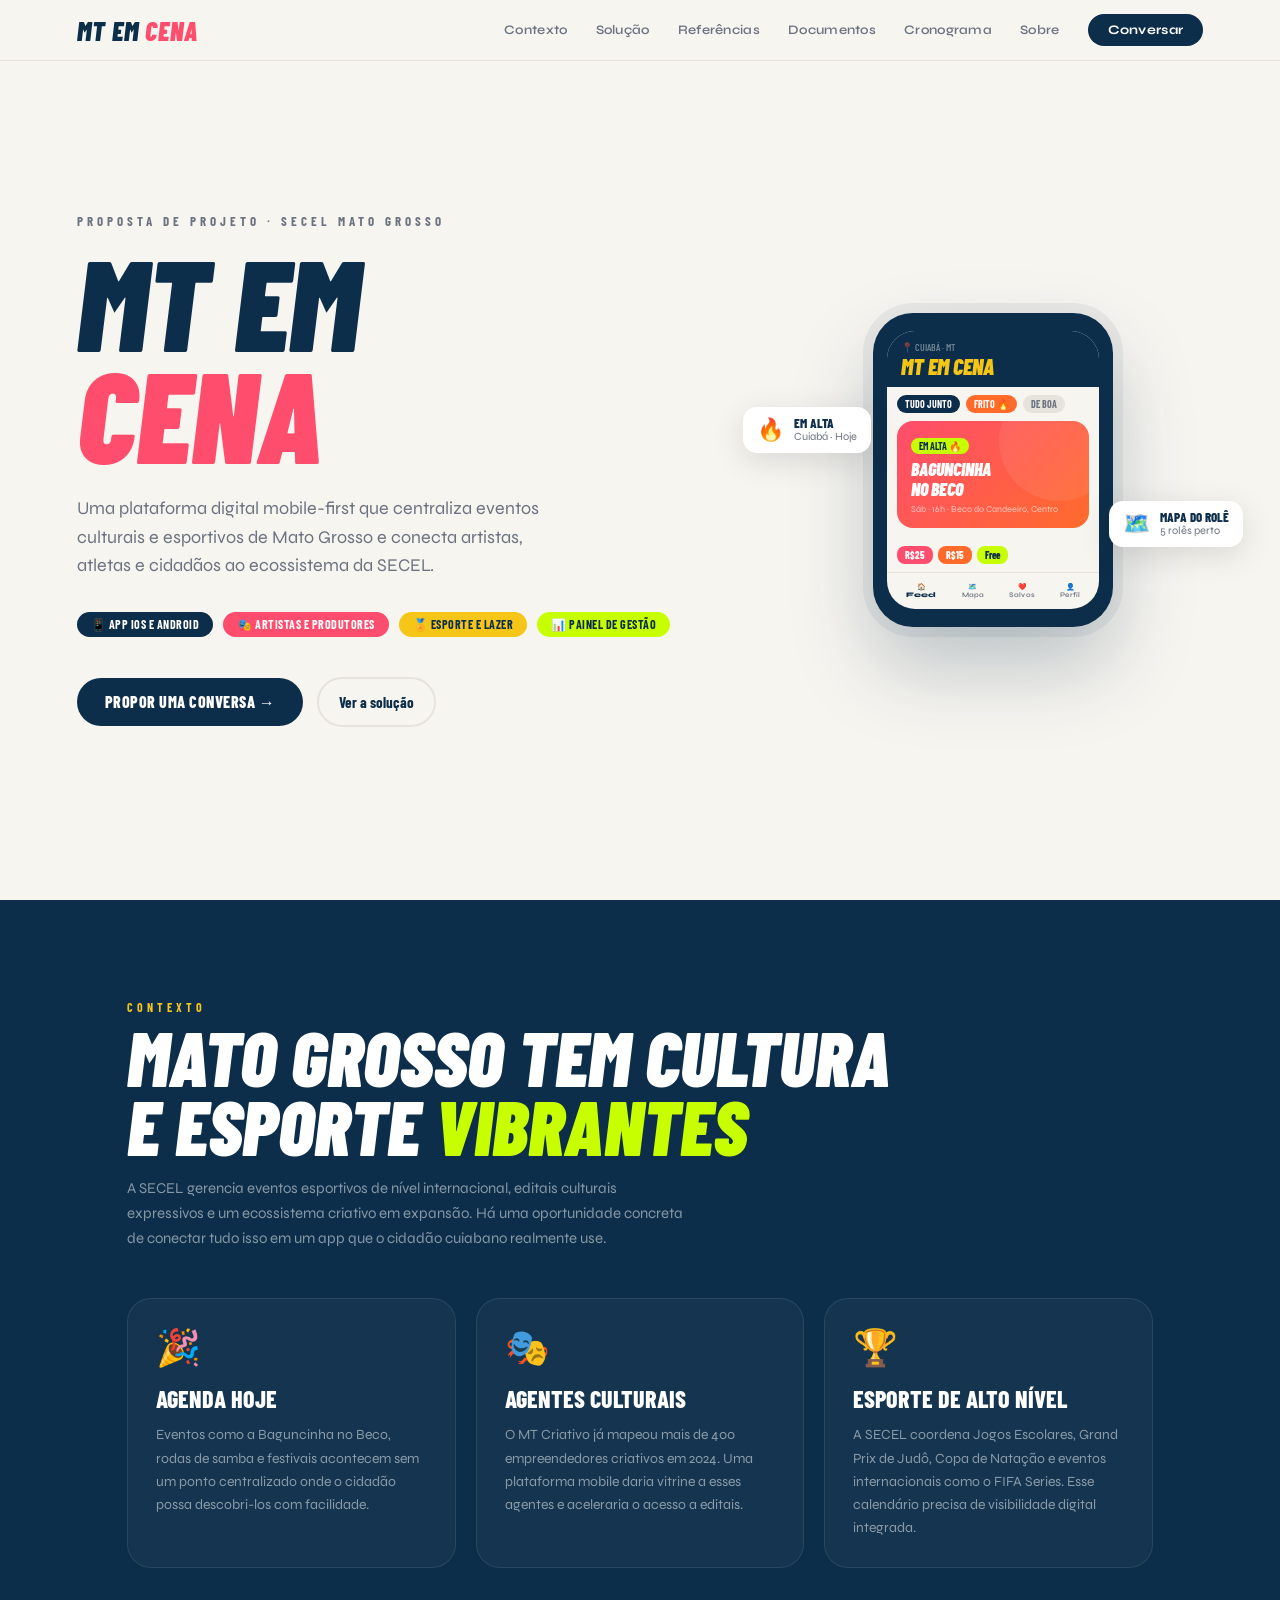
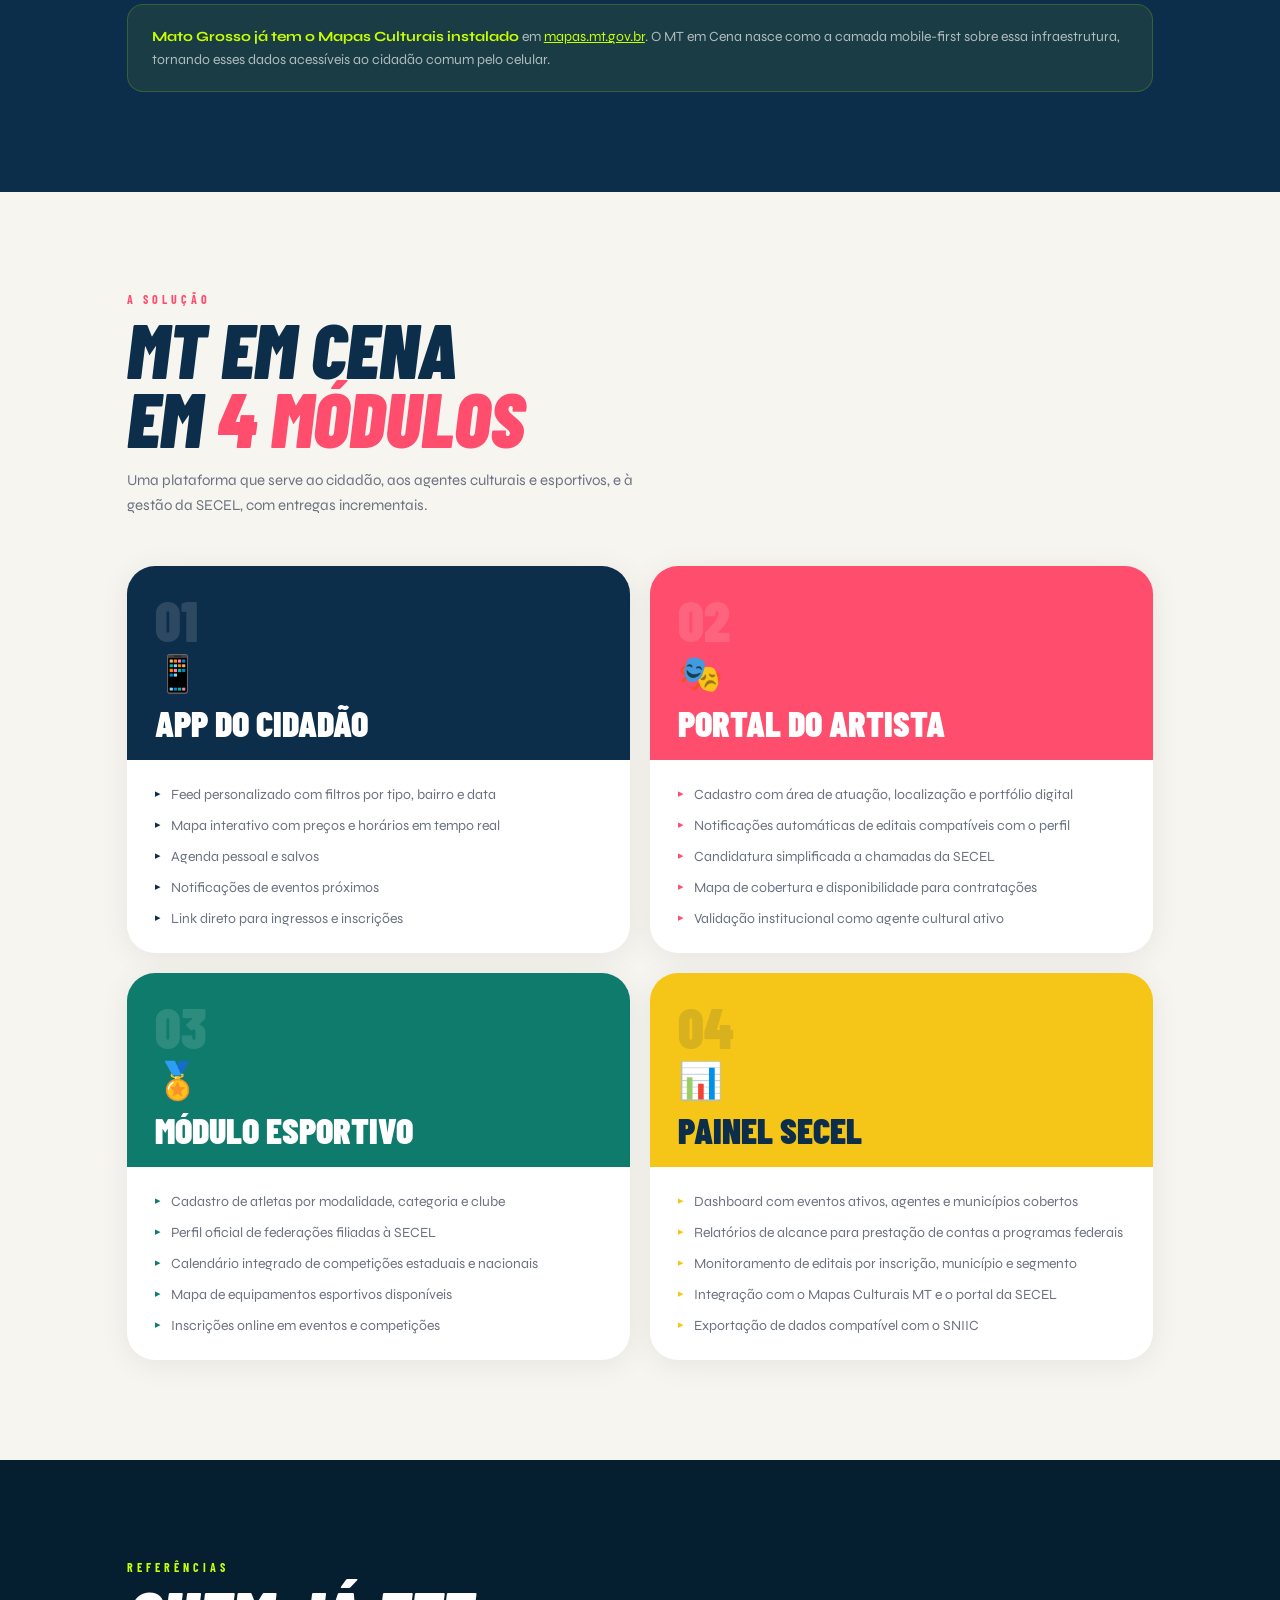
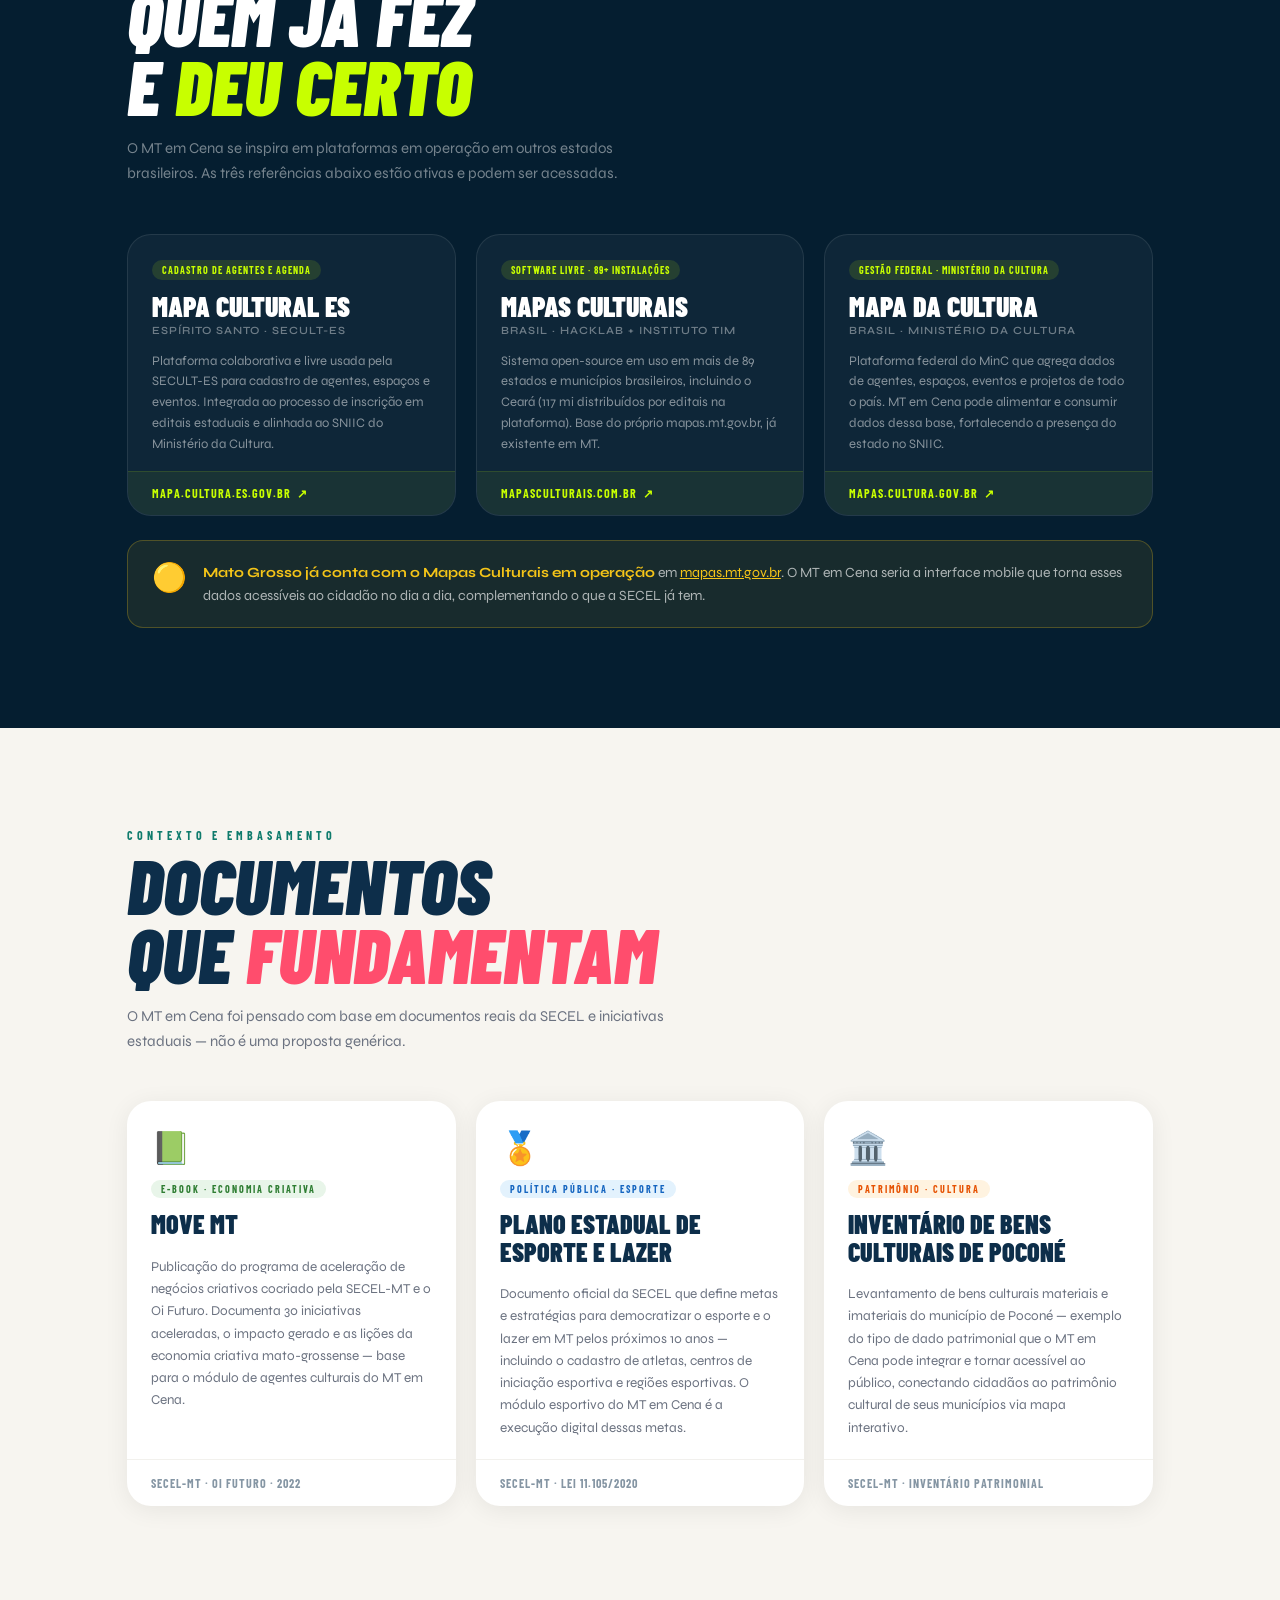
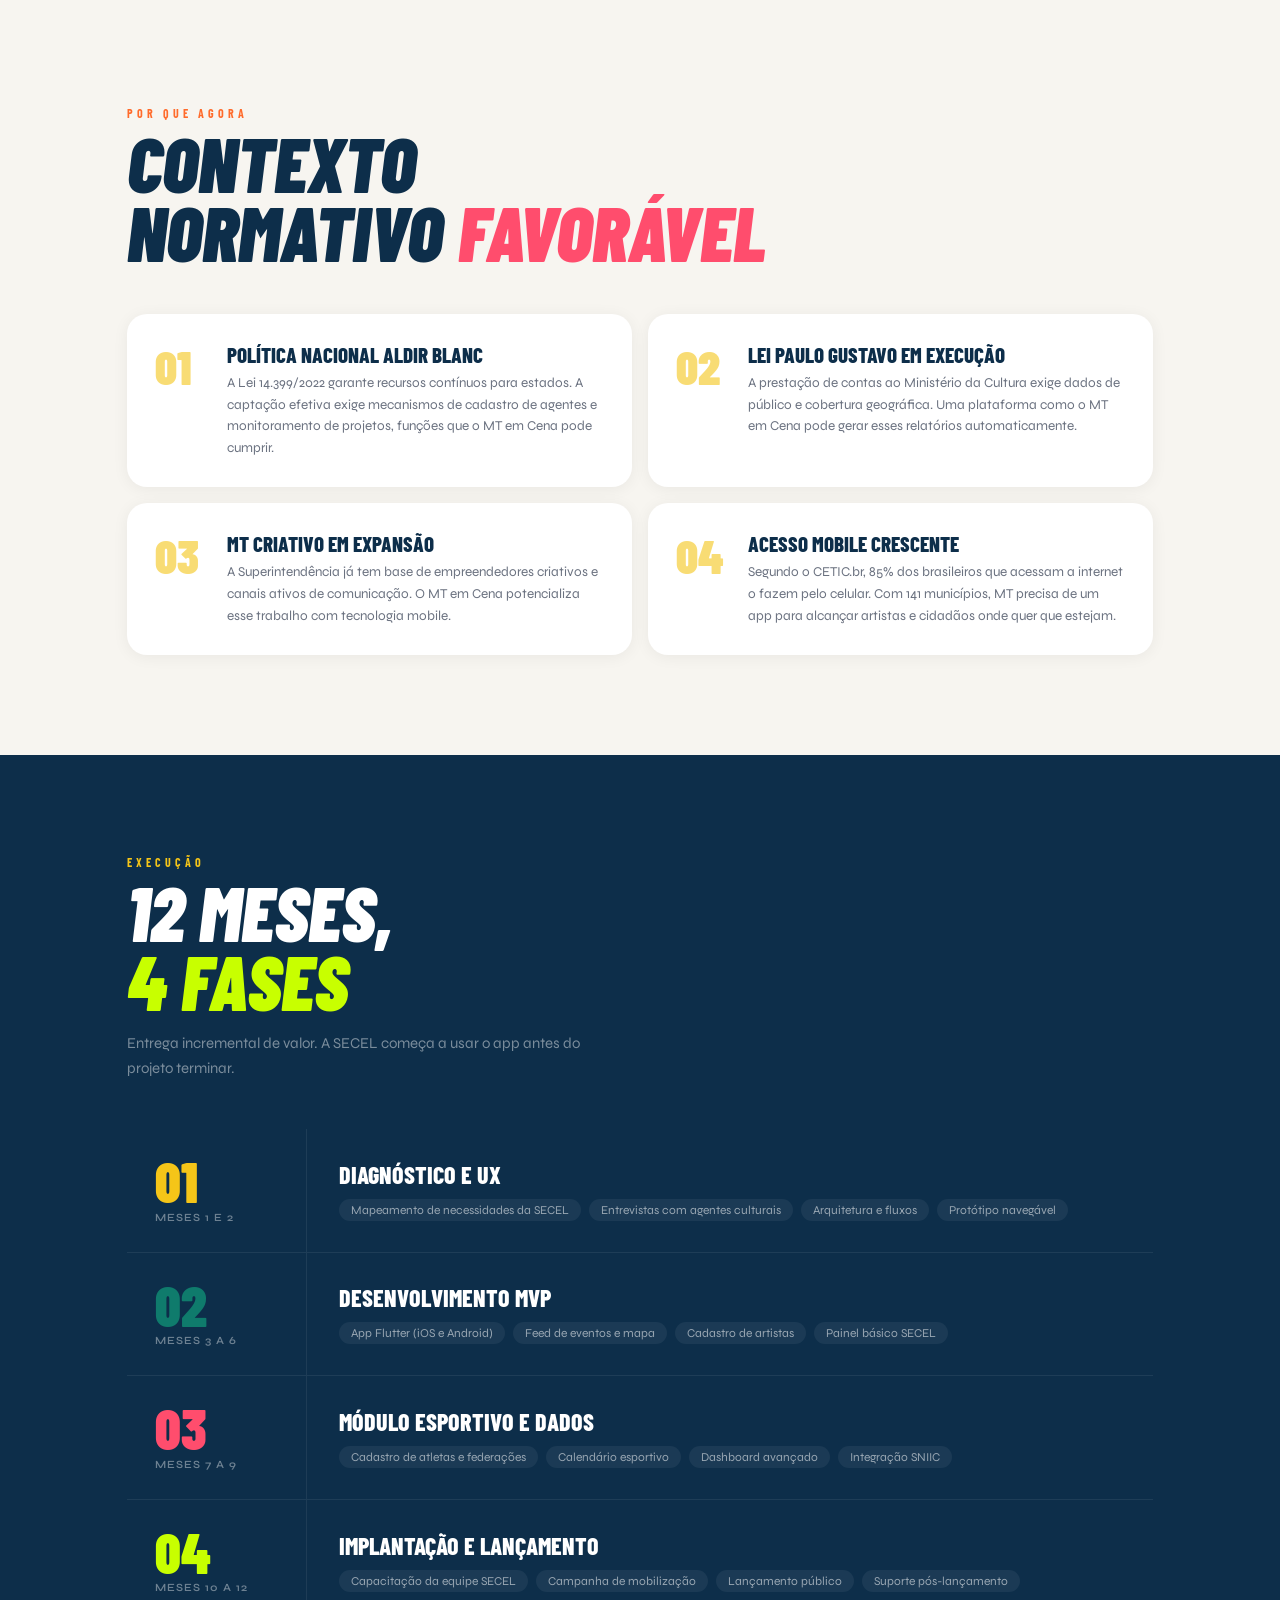
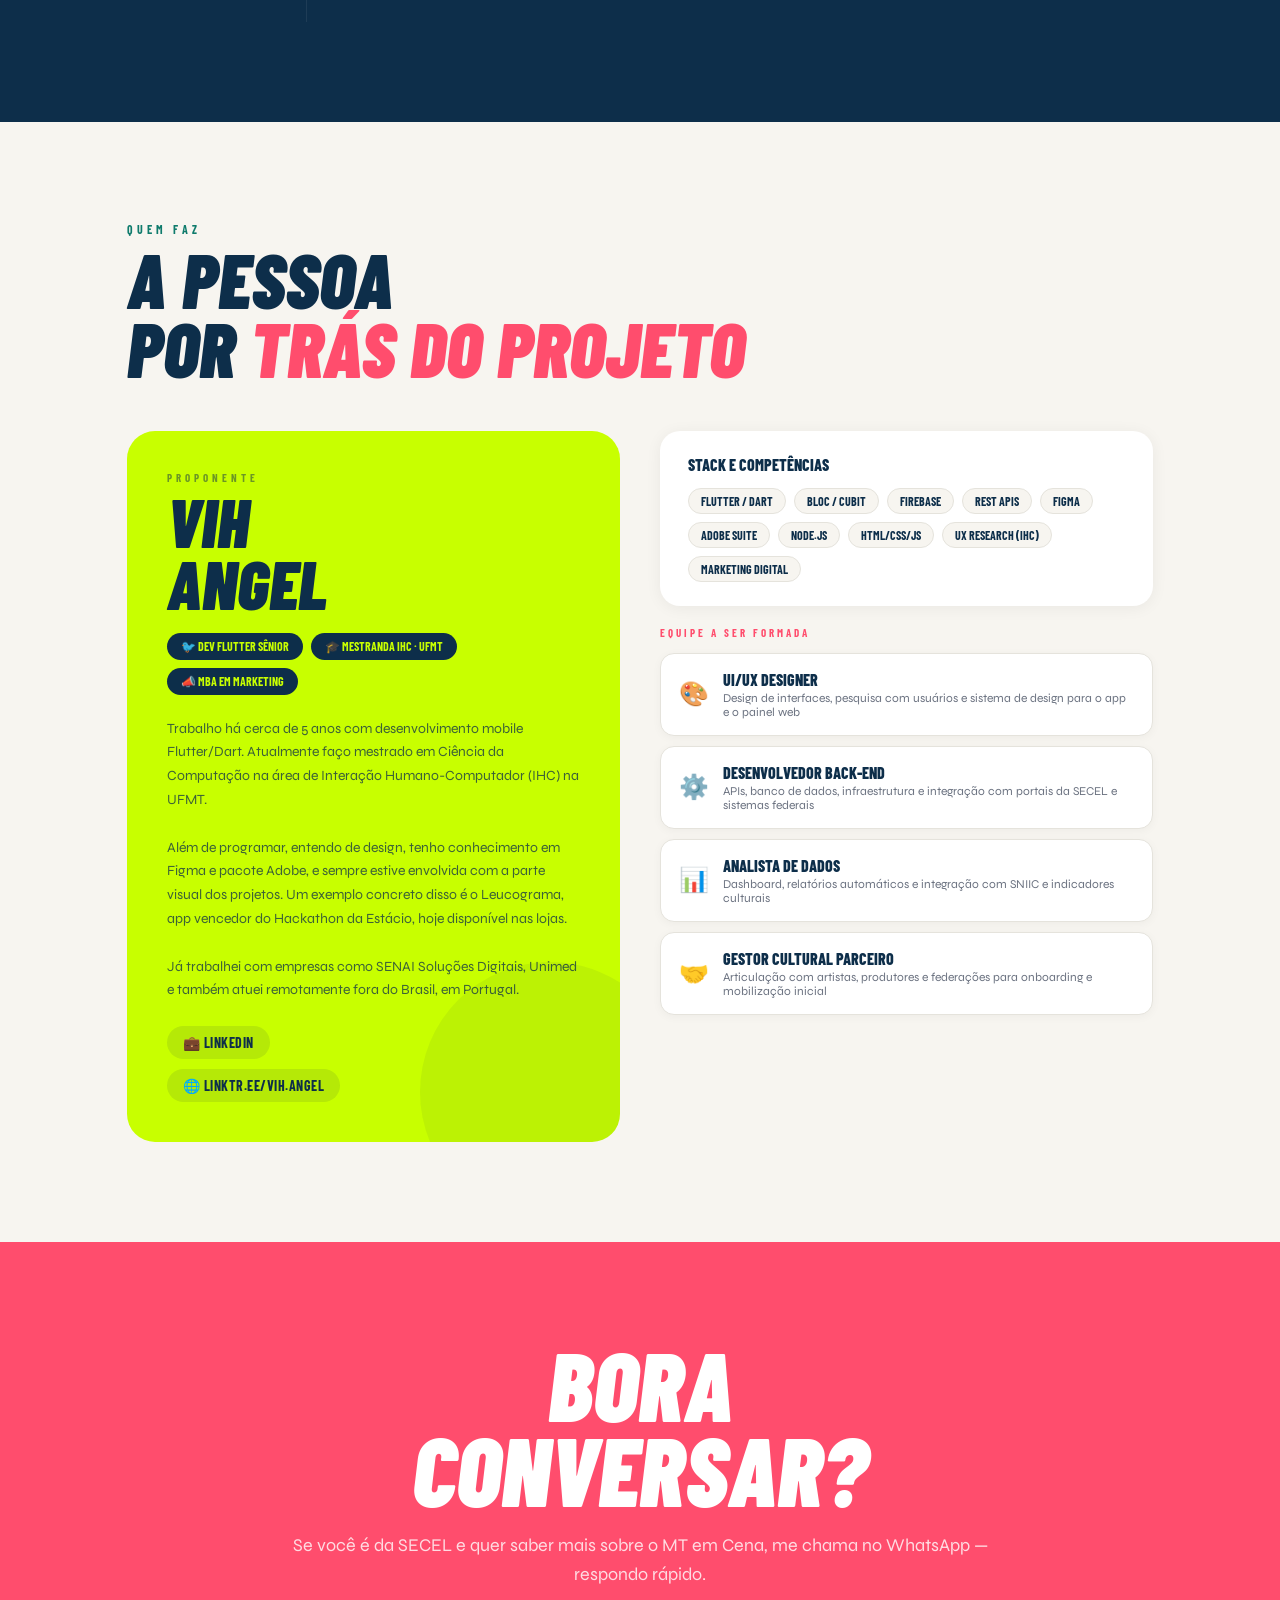
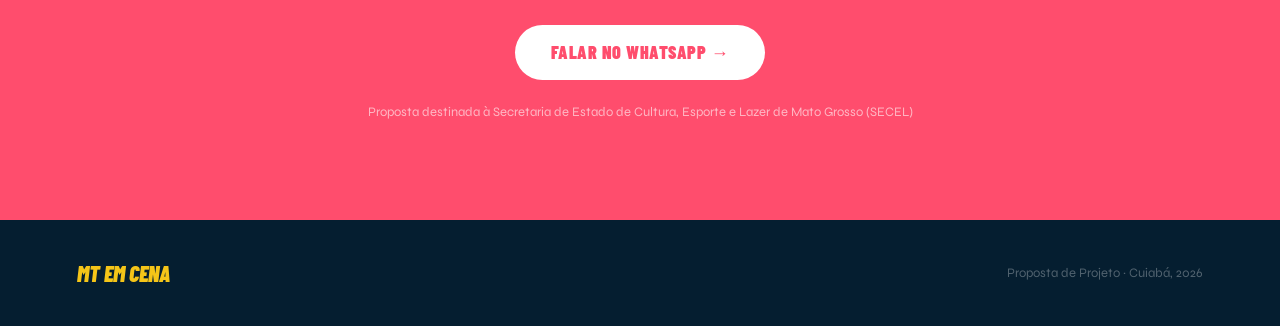
<file: MT_em_Cena_LandingPage (1).html>
<!DOCTYPE html>
<html lang="pt-BR">
<head>
<meta charset="UTF-8">
<meta name="viewport" content="width=device-width, initial-scale=1.0">
<title>MT em Cena · Proposta de Projeto</title>
<link rel="preconnect" href="https://fonts.googleapis.com">
<link href="https://fonts.googleapis.com/css2?family=Barlow+Condensed:ital,wght@0,400;0,600;0,700;0,800;0,900;1,700;1,800;1,900&family=Syne:wght@400;500;600;700;800&display=swap" rel="stylesheet">
<style>
*, *::before, *::after { box-sizing: border-box; margin: 0; padding: 0; }
:root {
  --cream:  #F7F5F0;
  --navy:   #0D2E4A;
  --gold:   #F5C518;
  --pink:   #FF4D6D;
  --neon:   #C8FF00;
  --orange: #FF6B2B;
  --teal:   #0F7B6C;
  --white:  #FFFFFF;
  --gray:   #6B7280;
  --lgray:  #E5E3DC;
  --dkblue: #051E30;
}
html { scroll-behavior: smooth; }
body {
  font-family: 'Syne', sans-serif;
  background: var(--cream);
  color: var(--navy);
  overflow-x: hidden;
}
/* ── TYPOGRAPHY ── */
.barlow { font-family: 'Barlow Condensed', sans-serif; }
/* ── UTILITIES ── */
.tag {
  display: inline-flex; align-items: center; gap: 5px;
  padding: 5px 14px; border-radius: 40px;
  font-family: 'Barlow Condensed', sans-serif;
  font-weight: 700; font-size: 12px; letter-spacing: 0.5px; text-transform: uppercase;
}
.tag-gold   { background: var(--gold);   color: var(--navy); }
.tag-pink   { background: var(--pink);   color: var(--white); }
.tag-neon   { background: var(--neon);   color: var(--navy); }
.tag-navy   { background: var(--navy);   color: var(--white); }
.tag-teal   { background: var(--teal);   color: var(--white); }
.tag-orange { background: var(--orange); color: var(--white); }
.tag-outline{ background: transparent; border: 2px solid var(--cream); color: var(--cream); }

/* ── NAV ── */
nav {
  position: fixed; top: 0; left: 0; right: 0; z-index: 999;
  padding: 14px 6vw;
  display: flex; align-items: center; justify-content: space-between;
  background: rgba(247,245,240,0.92);
  backdrop-filter: blur(14px);
  border-bottom: 1px solid var(--lgray);
  transition: box-shadow 0.3s;
}
.nav-logo {
  font-family: 'Barlow Condensed', sans-serif;
  font-weight: 900; font-style: italic; font-size: 26px;
  color: var(--navy); text-transform: uppercase; letter-spacing: 1px;
}
.nav-logo span { color: var(--pink); }
.nav-links { display: flex; gap: 28px; align-items: center; }
.nav-links a {
  font-size: 13px; font-weight: 600; color: var(--gray);
  text-decoration: none; letter-spacing: 0.3px;
  transition: color 0.2s;
}
.nav-links a:hover { color: var(--navy); }
.nav-cta {
  background: var(--navy); color: var(--white) !important;
  padding: 8px 20px; border-radius: 30px; font-weight: 700 !important;
  transition: background 0.2s !important;
}
.nav-cta:hover { background: var(--pink) !important; color: var(--white) !important; }

/* ── SECTIONS ── */
section { position: relative; overflow: hidden; }
.container { max-width: 1180px; margin: 0 auto; padding: 0 6vw; }

/* ── HERO ── */
#hero {
  min-height: 100vh;
  background: var(--cream);
  display: grid;
  grid-template-columns: 1fr 420px;
  align-items: center;
  padding: 100px 6vw 60px;
  gap: 60px;
}
.hero-overline {
  font-family: 'Barlow Condensed', sans-serif;
  font-weight: 700; font-size: 13px; letter-spacing: 4px;
  color: var(--gray); text-transform: uppercase; margin-bottom: 16px;
}
.hero-title {
  font-family: 'Barlow Condensed', sans-serif;
  font-weight: 900; font-style: italic;
  font-size: clamp(72px, 10vw, 130px);
  line-height: 0.88; text-transform: uppercase;
  color: var(--navy); margin-bottom: 24px;
}
.hero-title em { color: var(--pink); font-style: inherit; }
.hero-sub {
  font-size: clamp(15px, 1.4vw, 18px); color: var(--gray);
  line-height: 1.6; max-width: 480px; margin-bottom: 32px;
}
.hero-tags { display: flex; gap: 10px; flex-wrap: wrap; margin-bottom: 40px; }
.hero-cta-row { display: flex; gap: 14px; align-items: center; flex-wrap: wrap; }
.btn-primary {
  display: inline-flex; align-items: center; gap: 8px;
  background: var(--navy); color: var(--white);
  padding: 14px 28px; border-radius: 40px;
  font-family: 'Barlow Condensed', sans-serif;
  font-weight: 800; font-size: 16px; text-transform: uppercase;
  letter-spacing: 0.5px; text-decoration: none;
  transition: background 0.25s, transform 0.25s;
}
.btn-primary:hover { background: var(--pink); transform: translateY(-2px); }
.btn-secondary {
  display: inline-flex; align-items: center; gap: 8px;
  color: var(--navy); padding: 14px 20px; border-radius: 40px;
  font-family: 'Barlow Condensed', sans-serif;
  font-weight: 700; font-size: 15px; text-decoration: none;
  border: 2px solid var(--lgray); transition: border-color 0.25s;
}
.btn-secondary:hover { border-color: var(--navy); }

/* phone mockup */
.hero-phone-wrap {
  display: flex; flex-direction: column; align-items: center; gap: 18px;
  position: relative;
}
.phone {
  width: 240px;
  background: var(--navy); border-radius: 40px;
  padding: 18px 14px;
  box-shadow: 0 40px 80px rgba(13,46,74,0.25), 0 0 0 10px rgba(13,46,74,0.06);
}
.phone-screen { background: var(--cream); border-radius: 28px; overflow: hidden; }
.ph-head {
  background: var(--navy); padding: 10px 14px 8px;
  font-family: 'Barlow Condensed', sans-serif;
  font-weight: 900; font-style: italic; font-size: 22px;
  color: var(--gold); text-transform: uppercase;
}
.ph-head small { display: block; font-size: 10px; color: rgba(255,255,255,0.45); font-style: normal; font-weight: 500; }
.ph-chips { display: flex; gap: 6px; padding: 8px 10px; }
.ph-chip { font-family:'Barlow Condensed'; font-weight:700; font-size:10px; padding:3px 8px; border-radius:12px; text-transform:uppercase; }
.ph-event {
  margin: 0 10px 10px;
  background: linear-gradient(135deg, #FF4D6D, #FF6B2B);
  border-radius: 16px; padding: 14px; position: relative; overflow: hidden;
}
.ph-event::before { content:''; position:absolute; width:120px;height:120px; border-radius:50%; background:rgba(255,255,255,0.07); top:-40px;right:-30px; }
.ph-etag { font-family:'Barlow Condensed'; font-weight:700; font-size:10px; background:var(--neon); color:var(--navy); padding:2px 8px; border-radius:8px; display:inline-block; margin-bottom:6px; text-transform:uppercase; }
.ph-ename { font-family:'Barlow Condensed'; font-weight:900; font-style:italic; font-size:18px; color:#fff; text-transform:uppercase; line-height:1.1; }
.ph-ewhen { font-size:9px; color:rgba(255,255,255,0.65); margin-top:4px; }
.ph-prices { display:flex; gap:5px; padding:8px 10px; }
.ph-p { font-family:'Barlow Condensed'; font-weight:800; font-size:10px; padding:3px 8px; border-radius:8px; }
.ph-nav { display:flex; justify-content:space-around; padding:10px 6px; border-top:1px solid var(--lgray); }
.ph-nav-item { font-size:7px; color:var(--gray); text-align:center; font-weight:600; letter-spacing:0.3px; }
.ph-nav-item.active { color:var(--navy); font-weight:800; }
.phone-float {
  position: absolute;
  background: var(--white);
  border-radius: 14px;
  padding: 10px 14px;
  box-shadow: 0 8px 32px rgba(0,0,0,0.12);
  display: flex; align-items: center; gap: 10px;
}
.phone-float.left { left: -40px; top: 30%; }
.phone-float.right { right: -40px; top: 60%; }
.float-icon { font-size: 22px; }
.float-label { font-family:'Barlow Condensed'; font-weight:800; font-size:13px; color:var(--navy); text-transform:uppercase; line-height:1; }
.float-sub { font-size:11px; color:var(--gray); }

/* ── SECTION HEADER ── */
.section-header { margin-bottom: 48px; }
.section-overline {
  font-family: 'Barlow Condensed', sans-serif;
  font-weight: 700; font-size: 12px; letter-spacing: 4px;
  text-transform: uppercase; margin-bottom: 8px;
}
.section-title {
  font-family: 'Barlow Condensed', sans-serif;
  font-weight: 900; font-style: italic;
  font-size: clamp(44px, 6vw, 80px);
  line-height: 0.9; text-transform: uppercase;
}
.section-title em { color: var(--pink); font-style: inherit; }
.section-title.light { color: var(--white); }
.section-title.light em { color: var(--neon); }

/* ── OPORTUNIDADE ── */
#oportunidade {
  background: var(--navy);
  padding: 100px 0;
}
.oport-grid {
  display: grid;
  grid-template-columns: 1fr 1fr 1fr;
  gap: 20px;
  margin-top: 48px;
}
.oport-card {
  border: 1px solid rgba(255,255,255,0.09);
  border-radius: 24px; padding: 28px;
  background: rgba(255,255,255,0.03);
  transition: border-color 0.3s, background 0.3s;
}
.oport-card:hover { border-color: rgba(245,197,24,0.3); background: rgba(255,255,255,0.06); }
.oport-icon { font-size: 36px; margin-bottom: 14px; }
.oport-card h3 {
  font-family: 'Barlow Condensed', sans-serif;
  font-weight: 800; font-size: clamp(18px,2vw,24px);
  color: var(--white); text-transform: uppercase; margin-bottom: 10px;
}
.oport-card p { font-size: 14px; color: rgba(255,255,255,0.5); line-height: 1.65; }
.oport-note {
  margin-top: 36px;
  background: rgba(200,255,0,0.07);
  border: 1px solid rgba(200,255,0,0.18);
  border-radius: 16px; padding: 20px 24px;
  font-size: 14px; color: rgba(255,255,255,0.65); line-height: 1.65;
}
.oport-note strong { color: var(--neon); }

/* ── SOLUÇÃO ── */
#solucao { padding: 100px 0; background: var(--cream); }
.modules-grid {
  display: grid;
  grid-template-columns: repeat(2, 1fr);
  gap: 20px;
}
.module-card {
  border-radius: 28px; overflow: hidden;
  box-shadow: 0 4px 30px rgba(0,0,0,0.07);
  transition: transform 0.3s cubic-bezier(.22,1,.36,1), box-shadow 0.3s;
}
.module-card:hover { transform: translateY(-6px); box-shadow: 0 20px 50px rgba(0,0,0,0.13); }
.mc-head {
  padding: 32px 28px 20px;
  display: flex; flex-direction: column; gap: 10px;
}
.mc-num {
  font-family:'Barlow Condensed'; font-weight:900; font-size:56px;
  line-height:0.8; opacity:0.13;
}
.mc-icon { font-size: 36px; }
.mc-label {
  font-family:'Barlow Condensed'; font-weight:900; font-size:clamp(26px,3vw,36px);
  text-transform:uppercase; line-height:0.95;
}
.mc-body { background:var(--white); padding:24px 28px; }
.mc-body ul { list-style:none; display:flex; flex-direction:column; gap:10px; }
.mc-body li {
  display:flex; gap:10px; align-items:flex-start;
  font-size:14px; color:var(--gray); line-height:1.5;
}
.mc-body li::before { content:'▸'; flex-shrink:0; font-size:11px; margin-top:2px; }

.mc-1 .mc-head { background:var(--navy); color:var(--white); }
.mc-1 .mc-body li::before { color:var(--navy); }
.mc-2 .mc-head { background:var(--pink); color:var(--white); }
.mc-2 .mc-body li::before { color:var(--pink); }
.mc-3 .mc-head { background:var(--teal); color:var(--white); }
.mc-3 .mc-body li::before { color:var(--teal); }
.mc-4 .mc-head { background:var(--gold); color:var(--navy); }
.mc-4 .mc-num { opacity:0.12; }
.mc-4 .mc-body li::before { color:var(--gold); }

/* ── REFERÊNCIAS ── */
#referencias {
  background: var(--dkblue); padding: 100px 0;
}
.refs-grid {
  display: grid; grid-template-columns: repeat(3, 1fr); gap: 20px;
  margin-top: 48px;
}
.ref-card {
  background: rgba(255,255,255,0.04);
  border: 1px solid rgba(255,255,255,0.09);
  border-radius: 24px; overflow: hidden;
  transition: border-color 0.3s;
  display: flex; flex-direction: column;
}
.ref-card:hover { border-color: rgba(200,255,0,0.25); }
.ref-head { padding: 24px 24px 16px; flex:1; }
.ref-tag { margin-bottom: 14px; }
.ref-tag span {
  font-family:'Barlow Condensed'; font-weight:700; font-size:10px; letter-spacing:1px;
  text-transform:uppercase; padding:4px 10px; border-radius:20px;
  background:rgba(200,255,0,0.12); color:var(--neon);
}
.ref-name {
  font-family:'Barlow Condensed'; font-weight:900; font-size:clamp(22px,2.5vw,28px);
  color:var(--white); text-transform:uppercase; line-height:1; margin-bottom:4px;
}
.ref-state { font-size:11px; color:rgba(255,255,255,0.4); font-weight:600; text-transform:uppercase; letter-spacing:1px; margin-bottom:14px; }
.ref-desc { font-size:13px; color:rgba(255,255,255,0.5); line-height:1.6; }
.ref-foot {
  background: rgba(200,255,0,0.06);
  border-top: 1px solid rgba(200,255,0,0.12);
  padding: 14px 24px;
  display: flex; align-items: center; justify-content: space-between;
}
.ref-foot a {
  font-family:'Barlow Condensed'; font-weight:700; font-size:12px; letter-spacing:1px;
  color:var(--neon); text-transform:uppercase; text-decoration:none;
  display:flex; align-items:center; gap:6px;
}
.ref-foot a:hover { text-decoration: underline; }
.ref-foot a::after { content:'↗'; }

/* MT já existe callout */
.mt-callout {
  margin-top: 24px;
  background: rgba(245,197,24,0.08);
  border: 1px solid rgba(245,197,24,0.25);
  border-radius: 16px; padding: 20px 24px;
  display: flex; align-items: flex-start; gap: 16px;
}
.mt-callout-icon { font-size: 28px; flex-shrink: 0; }
.mt-callout p { font-size: 14px; color: rgba(255,255,255,0.65); line-height: 1.65; }
.mt-callout strong { color: var(--gold); }
.mt-callout a { color: var(--gold); }

/* ── DOCUMENTOS ── */
#documentos { background: var(--cream); padding: 100px 0; }
.docs-grid {
  display: grid; grid-template-columns: repeat(3, 1fr); gap: 20px;
  margin-top: 48px;
}
.doc-card {
  background: var(--white); border-radius: 24px; overflow: hidden;
  box-shadow: 0 4px 24px rgba(0,0,0,0.07);
  display: flex; flex-direction: column;
  transition: transform 0.3s cubic-bezier(.22,1,.36,1), box-shadow 0.3s;
}
.doc-card:hover { transform: translateY(-6px); box-shadow: 0 20px 50px rgba(0,0,0,0.12); }
.doc-head {
  padding: 28px 24px 18px;
  display: flex; flex-direction: column; gap: 12px;
}
.doc-icon { font-size: 32px; }
.doc-type {
  font-family:'Barlow Condensed'; font-weight:700; font-size:10px; letter-spacing:2px;
  text-transform:uppercase; padding:3px 10px; border-radius:20px; width:fit-content;
}
.doc-title {
  font-family:'Barlow Condensed'; font-weight:900; font-size:clamp(20px,2.2vw,26px);
  color:var(--navy); text-transform:uppercase; line-height:1.05;
}
.doc-body { padding: 0 24px 20px; flex:1; }
.doc-body p { font-size:13.5px; color:var(--gray); line-height:1.65; }
.doc-foot {
  margin-top:auto;
  padding:16px 24px;
  border-top:1px solid var(--lgray);
  font-family:'Barlow Condensed'; font-weight:700; font-size:12px; letter-spacing:1px;
  color:var(--navy); text-transform:uppercase; opacity:0.5;
}

/* ── POR QUE AGORA ── */
#agora { background: var(--cream); padding: 100px 0; }
.agora-grid {
  display: grid; grid-template-columns: 1fr 1fr; gap: 16px; margin-top: 48px;
}
.agora-card {
  background: var(--white); border-radius: 20px; padding: 28px;
  display: grid; grid-template-columns: 56px 1fr; gap: 16px;
  box-shadow: 0 2px 16px rgba(0,0,0,0.06);
  transition: transform 0.25s;
}
.agora-card:hover { transform: translateY(-4px); }
.agora-num {
  font-family:'Barlow Condensed'; font-weight:900; font-size:48px;
  color: var(--gold); line-height:1; opacity:0.6;
}
.agora-card h3 {
  font-family:'Barlow Condensed'; font-weight:800; font-size:clamp(16px,1.8vw,21px);
  color:var(--navy); text-transform:uppercase; margin-bottom:6px;
}
.agora-card p { font-size:13.5px; color:var(--gray); line-height:1.6; }

/* ── CRONOGRAMA ── */
#cronograma { background: var(--navy); padding: 100px 0; }
.timeline {
  display: flex; flex-direction: column; gap: 0; margin-top: 48px;
  border-radius: 24px; overflow: hidden;
}
.phase-row {
  display: grid; grid-template-columns: 180px 1fr;
  border-bottom: 1px solid rgba(255,255,255,0.07);
  transition: background 0.25s;
}
.phase-row:last-child { border-bottom: none; }
.phase-row:hover { background: rgba(255,255,255,0.03); }
.phase-num-col {
  padding: 28px 28px;
  display: flex; flex-direction: column; justify-content: center;
  border-right: 1px solid rgba(255,255,255,0.07);
}
.ph-big-num {
  font-family:'Barlow Condensed'; font-weight:900; font-size:56px; line-height:0.85;
}
.ph-period { font-size:11px; color:rgba(255,255,255,0.4); margin-top:6px; font-weight:600; text-transform:uppercase; letter-spacing:1px; }
.phase-content { padding: 28px 32px; display: flex; flex-direction: column; justify-content: center; }
.phase-content h3 {
  font-family:'Barlow Condensed'; font-weight:800; font-size:clamp(18px,2vw,24px);
  color:var(--white); text-transform:uppercase; margin-bottom:10px;
}
.phase-tags { display: flex; flex-wrap: wrap; gap: 8px; }
.phase-tags span {
  font-size:12px; color:rgba(255,255,255,0.55);
  background:rgba(255,255,255,0.06); border-radius:20px;
  padding:4px 12px;
}
.ph-1 .ph-big-num { color: var(--gold); }
.ph-2 .ph-big-num { color: var(--teal); }
.ph-3 .ph-big-num { color: var(--pink); }
.ph-4 .ph-big-num { color: var(--neon); }

/* ── QUEM FAZ ── */
#proponente { background: var(--cream); padding: 100px 0; }
.proponente-grid {
  display: grid; grid-template-columns: 1fr 1fr; gap: 40px; align-items: start;
}
.proponente-card {
  background: var(--neon); border-radius: 28px; padding: 40px;
  position: relative; overflow: hidden;
}
.proponente-card::before {
  content:''; position:absolute; width:260px;height:260px; border-radius:50%;
  background:rgba(13,46,74,0.06); bottom:-80px;right:-60px;
}
.p-label { font-family:'Barlow Condensed'; font-weight:700; font-size:11px; letter-spacing:4px; color:rgba(13,46,74,0.5); text-transform:uppercase; margin-bottom:6px; }
.p-name {
  font-family:'Barlow Condensed'; font-weight:900; font-style:italic;
  font-size:clamp(44px,5.5vw,68px); color:var(--navy); text-transform:uppercase;
  line-height:0.92; margin-bottom:18px;
}
.p-chips { display:flex; flex-wrap:wrap; gap:8px; margin-bottom:22px; }
.p-chip {
  font-family:'Barlow Condensed'; font-weight:700; font-size:12px; text-transform:uppercase;
  padding:6px 14px; border-radius:30px; background:var(--navy); color:var(--neon);
}
.p-bio { font-size:14px; color:rgba(13,46,74,0.75); line-height:1.7; }
.p-links { margin-top:24px; display:flex; flex-direction:column; gap:10px; }
.p-link {
  display:inline-flex; align-items:center; gap:8px;
  font-family:'Barlow Condensed'; font-weight:700; font-size:14px; text-transform:uppercase; letter-spacing:0.5px;
  color:var(--navy); text-decoration:none;
  background:rgba(13,46,74,0.1); border-radius:30px;
  padding:8px 16px; width:fit-content;
  transition:background 0.2s;
}
.p-link:hover { background:rgba(13,46,74,0.18); }

.proponente-right { display:flex; flex-direction:column; gap:20px; }
.secel-badge {
  background:var(--navy); border-radius:20px; padding:24px 28px;
  display:flex; align-items:flex-start; gap:16px;
}
.secel-badge-icon { font-size:30px; flex-shrink:0; }
.secel-badge h4 {
  font-family:'Barlow Condensed'; font-weight:800; font-size:18px;
  color:var(--gold); text-transform:uppercase; margin-bottom:4px;
}
.secel-badge p { font-size:13px; color:rgba(255,255,255,0.55); line-height:1.6; }

.stack-card {
  background:var(--white); border-radius:20px; padding:24px 28px;
  box-shadow:0 2px 16px rgba(0,0,0,0.06);
}
.stack-card h4 {
  font-family:'Barlow Condensed'; font-weight:800; font-size:16px;
  color:var(--navy); text-transform:uppercase; margin-bottom:14px;
}
.stack-tags { display:flex; flex-wrap:wrap; gap:8px; }
.stack-tag {
  font-family:'Barlow Condensed'; font-weight:700; font-size:12px; text-transform:uppercase;
  padding:5px 12px; border-radius:20px; background:var(--cream);
  color:var(--navy); border:1px solid var(--lgray);
}

.team-section { }
.team-section h4 {
  font-family:'Barlow Condensed'; font-weight:700; font-size:11px; letter-spacing:3px;
  color:var(--pink); text-transform:uppercase; margin-bottom:14px;
}
.team-rows { display:flex; flex-direction:column; gap:10px; }
.team-row {
  display:flex; gap:14px; align-items:center;
  background:var(--white); border-radius:14px; padding:16px 18px;
  border:1px solid var(--lgray); box-shadow:0 2px 10px rgba(0,0,0,0.04);
}
.tr-icon { font-size:24px; flex-shrink:0; }
.tr-title { font-family:'Barlow Condensed'; font-weight:800; font-size:16px; color:var(--navy); text-transform:uppercase; margin-bottom:2px; }
.tr-desc { font-size:12px; color:var(--gray); }

/* ── CTA ── */
#cta {
  background: var(--pink); padding: 100px 0;
}
.cta-inner {
  text-align: center; max-width: 700px; margin: 0 auto;
}
.cta-title {
  font-family:'Barlow Condensed'; font-weight:900; font-style:italic;
  font-size:clamp(52px,8vw,96px); color:var(--white); text-transform:uppercase;
  line-height:0.88; margin-bottom:20px;
}
.cta-sub { font-size:clamp(15px,1.4vw,18px); color:rgba(255,255,255,0.8); line-height:1.6; margin-bottom:36px; }
.cta-btn {
  display:inline-flex; align-items:center; gap:10px;
  background:var(--white); color:var(--pink);
  padding:16px 36px; border-radius:50px;
  font-family:'Barlow Condensed'; font-weight:900; font-size:18px; text-transform:uppercase;
  text-decoration:none; letter-spacing:0.5px;
  transition:transform 0.25s, box-shadow 0.25s;
}
.cta-btn:hover { transform:translateY(-3px); box-shadow:0 16px 48px rgba(0,0,0,0.2); }
.cta-secel { margin-top:24px; font-size:13px; color:rgba(255,255,255,0.6); }

/* ── FOOTER ── */
footer {
  background: var(--dkblue); padding: 40px 6vw;
  display:flex; align-items:center; justify-content:space-between; flex-wrap:wrap; gap:16px;
}
.footer-logo {
  font-family:'Barlow Condensed'; font-weight:900; font-style:italic;
  font-size:22px; color:var(--gold); text-transform:uppercase;
}
.footer-text { font-size:13px; color:rgba(255,255,255,0.3); }
.footer-links { display:flex; gap:20px; }
.footer-links a { font-size:13px; color:rgba(255,255,255,0.4); text-decoration:none; }
.footer-links a:hover { color:var(--gold); }

/* ── ANIMATIONS ── */
@keyframes fadeUp {
  from { opacity: 0; transform: translateY(50px); }
  to   { opacity: 1; transform: translateY(0); }
}
@keyframes float {
  0%,100% { transform: translateY(0); }
  50% { transform: translateY(-10px); }
}
.float-anim { animation: float 3s ease-in-out infinite; }
.float-anim-slow { animation: float 4s ease-in-out infinite; animation-delay: 0.5s; }

.reveal {
  opacity: 0; transform: translateY(40px);
  transition: opacity 0.7s cubic-bezier(.22,1,.36,1), transform 0.7s cubic-bezier(.22,1,.36,1);
}
.reveal.visible { opacity: 1; transform: translateY(0); }

/* stagger siblings */
.reveal-stagger > * {
  opacity: 0; transform: translateY(40px);
  transition: opacity 0.6s cubic-bezier(.22,1,.36,1), transform 0.6s cubic-bezier(.22,1,.36,1);
}
.reveal-stagger.visible > *:nth-child(1) { opacity:1; transform:none; transition-delay:0s; }
.reveal-stagger.visible > *:nth-child(2) { opacity:1; transform:none; transition-delay:0.1s; }
.reveal-stagger.visible > *:nth-child(3) { opacity:1; transform:none; transition-delay:0.2s; }
.reveal-stagger.visible > *:nth-child(4) { opacity:1; transform:none; transition-delay:0.3s; }
.reveal-stagger.visible > *:nth-child(5) { opacity:1; transform:none; transition-delay:0.4s; }
.reveal-stagger.visible > *:nth-child(6) { opacity:1; transform:none; transition-delay:0.5s; }

/* ── MOBILE ── */
@media (max-width: 900px) {
  #hero { grid-template-columns: 1fr; padding-top: 90px; }
  .hero-phone-wrap { display:none; }
  .modules-grid, .refs-grid, .agora-grid, .proponente-grid, .oport-grid { grid-template-columns:1fr; }
  .nav-links { display:none; }
  .phase-row { grid-template-columns:100px 1fr; }
}
</style>
</head>
<body>

<!-- NAV -->
<nav id="topnav">
  <div class="nav-logo">MT em <span>Cena</span></div>
  <div class="nav-links">
    <a href="#oportunidade">Contexto</a>
    <a href="#solucao">Solução</a>
    <a href="#referencias">Referências</a>
    <a href="#documentos">Documentos</a>
    <a href="#cronograma">Cronograma</a>
    <a href="#proponente">Sobre</a>
    <a href="#cta" class="nav-cta">Conversar</a>
  </div>
</nav>

<!-- HERO -->
<section id="hero">
  <div style="position:relative;z-index:2">
    <div class="hero-overline" style="animation:fadeUp 0.7s 0.1s both">Proposta de projeto · SECEL Mato Grosso</div>
    <div class="hero-title" style="animation:fadeUp 0.8s 0.2s both">MT em<br><em>Cena</em></div>
    <div class="hero-sub" style="animation:fadeUp 0.8s 0.35s both">
      Uma plataforma digital mobile-first que centraliza eventos culturais e esportivos de Mato Grosso e conecta artistas, atletas e cidadãos ao ecossistema da SECEL.
    </div>
    <div class="hero-tags" style="animation:fadeUp 0.8s 0.45s both">
      <span class="tag tag-navy">📱 App iOS e Android</span>
      <span class="tag tag-pink">🎭 Artistas e Produtores</span>
      <span class="tag tag-gold">🏅 Esporte e Lazer</span>
      <span class="tag tag-neon">📊 Painel de Gestão</span>
    </div>
    <div class="hero-cta-row" style="animation:fadeUp 0.8s 0.55s both">
      <a href="#cta" class="btn-primary">Propor uma conversa →</a>
      <a href="#solucao" class="btn-secondary">Ver a solução</a>
    </div>
  </div>

  <div class="hero-phone-wrap" style="animation:fadeUp 0.9s 0.3s both">
    <div class="phone-float left float-anim">
      <div class="float-icon">🔥</div>
      <div>
        <div class="float-label">Em Alta</div>
        <div class="float-sub">Cuiabá · Hoje</div>
      </div>
    </div>
    <div class="phone-float right float-anim-slow">
      <div class="float-icon">🗺️</div>
      <div>
        <div class="float-label">Mapa do Rolê</div>
        <div class="float-sub">5 rolês perto</div>
      </div>
    </div>
    <div class="phone">
      <div class="phone-screen">
        <div class="ph-head">
          <small>📍 Cuiabá · MT</small>
          MT em Cena
        </div>
        <div class="ph-chips">
          <span class="ph-chip" style="background:var(--navy);color:#fff">Tudo Junto</span>
          <span class="ph-chip" style="background:var(--orange);color:#fff">Frito 🔥</span>
          <span class="ph-chip" style="background:var(--lgray);color:var(--gray)">De Boa</span>
        </div>
        <div class="ph-event">
          <div class="ph-etag">Em Alta 🔥</div>
          <div class="ph-ename">Baguncinha<br>no Beco</div>
          <div class="ph-ewhen">Sáb · 16h · Beco do Candeeiro, Centro</div>
        </div>
        <div class="ph-prices">
          <span class="ph-p" style="background:var(--pink);color:#fff">R$25</span>
          <span class="ph-p" style="background:var(--orange);color:#fff">R$15</span>
          <span class="ph-p" style="background:var(--neon);color:var(--navy)">Free</span>
        </div>
        <div class="ph-nav">
          <div class="ph-nav-item active">🏠<br>Feed</div>
          <div class="ph-nav-item">🗺️<br>Mapa</div>
          <div class="ph-nav-item">❤️<br>Salvos</div>
          <div class="ph-nav-item">👤<br>Perfil</div>
        </div>
      </div>
    </div>
  </div>
</section>

<!-- OPORTUNIDADE -->
<section id="oportunidade">
  <div class="container">
    <div class="section-header reveal">
      <div class="section-overline" style="color:var(--gold)">Contexto</div>
      <div class="section-title light">Mato Grosso tem cultura<br>e esporte <em>vibrantes</em></div>
      <p style="margin-top:16px;font-size:15px;color:rgba(255,255,255,0.5);max-width:560px;line-height:1.65">
        A SECEL gerencia eventos esportivos de nível internacional, editais culturais expressivos e um ecossistema criativo em expansão. Há uma oportunidade concreta de conectar tudo isso em um app que o cidadão cuiabano realmente use.
      </p>
    </div>
    <div class="oport-grid reveal-stagger">
      <div class="oport-card">
        <div class="oport-icon">🎉</div>
        <h3>Agenda hoje</h3>
        <p>Eventos como a Baguncinha no Beco, rodas de samba e festivais acontecem sem um ponto centralizado onde o cidadão possa descobri-los com facilidade.</p>
      </div>
      <div class="oport-card">
        <div class="oport-icon">🎭</div>
        <h3>Agentes culturais</h3>
        <p>O MT Criativo já mapeou mais de 400 empreendedores criativos em 2024. Uma plataforma mobile daria vitrine a esses agentes e aceleraria o acesso a editais.</p>
      </div>
      <div class="oport-card">
        <div class="oport-icon">🏆</div>
        <h3>Esporte de alto nível</h3>
        <p>A SECEL coordena Jogos Escolares, Grand Prix de Judô, Copa de Natação e eventos internacionais como o FIFA Series. Esse calendário precisa de visibilidade digital integrada.</p>
      </div>
    </div>
    <div class="oport-note reveal">
      <strong>Mato Grosso já tem o Mapas Culturais instalado</strong> em <a href="https://mapas.mt.gov.br" target="_blank" style="color:var(--neon)">mapas.mt.gov.br</a>. O MT em Cena nasce como a camada mobile-first sobre essa infraestrutura, tornando esses dados acessíveis ao cidadão comum pelo celular.
    </div>
  </div>
</section>

<!-- SOLUÇÃO -->
<section id="solucao">
  <div class="container">
    <div class="section-header reveal">
      <div class="section-overline" style="color:var(--pink)">A Solução</div>
      <div class="section-title">MT em Cena<br>em <em>4 módulos</em></div>
      <p style="margin-top:16px;font-size:15px;color:var(--gray);max-width:520px;line-height:1.65">
        Uma plataforma que serve ao cidadão, aos agentes culturais e esportivos, e à gestão da SECEL, com entregas incrementais.
      </p>
    </div>
    <div class="modules-grid reveal-stagger">
      <div class="module-card mc-1">
        <div class="mc-head">
          <div class="mc-num">01</div>
          <div class="mc-icon">📱</div>
          <div class="mc-label">App do Cidadão</div>
        </div>
        <div class="mc-body">
          <ul>
            <li>Feed personalizado com filtros por tipo, bairro e data</li>
            <li>Mapa interativo com preços e horários em tempo real</li>
            <li>Agenda pessoal e salvos</li>
            <li>Notificações de eventos próximos</li>
            <li>Link direto para ingressos e inscrições</li>
          </ul>
        </div>
      </div>
      <div class="module-card mc-2">
        <div class="mc-head">
          <div class="mc-num">02</div>
          <div class="mc-icon">🎭</div>
          <div class="mc-label">Portal do Artista</div>
        </div>
        <div class="mc-body">
          <ul>
            <li>Cadastro com área de atuação, localização e portfólio digital</li>
            <li>Notificações automáticas de editais compatíveis com o perfil</li>
            <li>Candidatura simplificada a chamadas da SECEL</li>
            <li>Mapa de cobertura e disponibilidade para contratações</li>
            <li>Validação institucional como agente cultural ativo</li>
          </ul>
        </div>
      </div>
      <div class="module-card mc-3">
        <div class="mc-head">
          <div class="mc-num">03</div>
          <div class="mc-icon">🏅</div>
          <div class="mc-label">Módulo Esportivo</div>
        </div>
        <div class="mc-body">
          <ul>
            <li>Cadastro de atletas por modalidade, categoria e clube</li>
            <li>Perfil oficial de federações filiadas à SECEL</li>
            <li>Calendário integrado de competições estaduais e nacionais</li>
            <li>Mapa de equipamentos esportivos disponíveis</li>
            <li>Inscrições online em eventos e competições</li>
          </ul>
        </div>
      </div>
      <div class="module-card mc-4">
        <div class="mc-head">
          <div class="mc-num">04</div>
          <div class="mc-icon">📊</div>
          <div class="mc-label">Painel SECEL</div>
        </div>
        <div class="mc-body">
          <ul>
            <li>Dashboard com eventos ativos, agentes e municípios cobertos</li>
            <li>Relatórios de alcance para prestação de contas a programas federais</li>
            <li>Monitoramento de editais por inscrição, município e segmento</li>
            <li>Integração com o Mapas Culturais MT e o portal da SECEL</li>
            <li>Exportação de dados compatível com o SNIIC</li>
          </ul>
        </div>
      </div>
    </div>
  </div>
</section>

<!-- REFERÊNCIAS -->
<section id="referencias">
  <div class="container">
    <div class="section-header reveal">
      <div class="section-overline" style="color:var(--neon)">Referências</div>
      <div class="section-title light">Quem já fez<br>e <em>deu certo</em></div>
      <p style="margin-top:16px;font-size:15px;color:rgba(255,255,255,0.45);max-width:520px;line-height:1.65">
        O MT em Cena se inspira em plataformas em operação em outros estados brasileiros. As três referências abaixo estão ativas e podem ser acessadas.
      </p>
    </div>
    <div class="refs-grid reveal-stagger">
      <div class="ref-card">
        <div class="ref-head">
          <div class="ref-tag"><span>Cadastro de agentes e agenda</span></div>
          <div class="ref-name">Mapa Cultural ES</div>
          <div class="ref-state">Espírito Santo · SECULT-ES</div>
          <div class="ref-desc">
            Plataforma colaborativa e livre usada pela SECULT-ES para cadastro de agentes, espaços e eventos. Integrada ao processo de inscrição em editais estaduais e alinhada ao SNIIC do Ministério da Cultura.
          </div>
        </div>
        <div class="ref-foot">
          <a href="https://mapa.cultura.es.gov.br" target="_blank">mapa.cultura.es.gov.br</a>
        </div>
      </div>
      <div class="ref-card">
        <div class="ref-head">
          <div class="ref-tag"><span>Software livre · 89+ instalações</span></div>
          <div class="ref-name">Mapas Culturais</div>
          <div class="ref-state">Brasil · Hacklab + Instituto TIM</div>
          <div class="ref-desc">
            Sistema open-source em uso em mais de 89 estados e municípios brasileiros, incluindo o Ceará (117 mi distribuídos por editais na plataforma). Base do próprio mapas.mt.gov.br, já existente em MT.
          </div>
        </div>
        <div class="ref-foot">
          <a href="https://mapasculturais.com.br" target="_blank">mapasculturais.com.br</a>
        </div>
      </div>
      <div class="ref-card">
        <div class="ref-head">
          <div class="ref-tag"><span>Gestão federal · Ministério da Cultura</span></div>
          <div class="ref-name">Mapa da Cultura</div>
          <div class="ref-state">Brasil · Ministério da Cultura</div>
          <div class="ref-desc">
            Plataforma federal do MinC que agrega dados de agentes, espaços, eventos e projetos de todo o país. MT em Cena pode alimentar e consumir dados dessa base, fortalecendo a presença do estado no SNIIC.
          </div>
        </div>
        <div class="ref-foot">
          <a href="https://mapas.cultura.gov.br" target="_blank">mapas.cultura.gov.br</a>
        </div>
      </div>
    </div>
    <div class="mt-callout reveal">
      <div class="mt-callout-icon">🟡</div>
      <p>
        <strong>Mato Grosso já conta com o Mapas Culturais em operação</strong> em <a href="https://mapas.mt.gov.br" target="_blank">mapas.mt.gov.br</a>. O MT em Cena seria a interface mobile que torna esses dados acessíveis ao cidadão no dia a dia, complementando o que a SECEL já tem.
      </p>
    </div>
  </div>
</section>

<!-- DOCUMENTOS -->
<section id="documentos">
  <div class="container">
    <div class="section-header reveal">
      <div class="section-overline" style="color:var(--teal)">Contexto e embasamento</div>
      <div class="section-title">Documentos<br>que <em>fundamentam</em></div>
      <p style="margin-top:16px;font-size:15px;color:var(--gray);max-width:540px;line-height:1.65">
        O MT em Cena foi pensado com base em documentos reais da SECEL e iniciativas estaduais — não é uma proposta genérica.
      </p>
    </div>
    <div class="docs-grid reveal-stagger">
      <div class="doc-card">
        <div class="doc-head">
          <div class="doc-icon">📗</div>
          <div class="doc-type" style="background:#E8F5E9;color:#2E7D32;">E-book · Economia Criativa</div>
          <div class="doc-title">Move MT</div>
        </div>
        <div class="doc-body">
          <p>Publicação do programa de aceleração de negócios criativos cocriado pela SECEL-MT e o Oi Futuro. Documenta 30 iniciativas aceleradas, o impacto gerado e as lições da economia criativa mato-grossense — base para o módulo de agentes culturais do MT em Cena.</p>
        </div>
        <div class="doc-foot">SECEL-MT · Oi Futuro · 2022</div>
      </div>
      <div class="doc-card">
        <div class="doc-head">
          <div class="doc-icon">🏅</div>
          <div class="doc-type" style="background:#E3F2FD;color:#1565C0;">Política pública · Esporte</div>
          <div class="doc-title">Plano Estadual de Esporte e Lazer</div>
        </div>
        <div class="doc-body">
          <p>Documento oficial da SECEL que define metas e estratégias para democratizar o esporte e o lazer em MT pelos próximos 10 anos — incluindo o cadastro de atletas, centros de iniciação esportiva e regiões esportivas. O módulo esportivo do MT em Cena é a execução digital dessas metas.</p>
        </div>
        <div class="doc-foot">SECEL-MT · Lei 11.105/2020</div>
      </div>
      <div class="doc-card">
        <div class="doc-head">
          <div class="doc-icon">🏛️</div>
          <div class="doc-type" style="background:#FFF3E0;color:#E65100;">Patrimônio · Cultura</div>
          <div class="doc-title">Inventário de Bens Culturais de Poconé</div>
        </div>
        <div class="doc-body">
          <p>Levantamento de bens culturais materiais e imateriais do município de Poconé — exemplo do tipo de dado patrimonial que o MT em Cena pode integrar e tornar acessível ao público, conectando cidadãos ao patrimônio cultural de seus municípios via mapa interativo.</p>
        </div>
        <div class="doc-foot">SECEL-MT · Inventário Patrimonial</div>
      </div>
    </div>
  </div>
</section>

<!-- POR QUE AGORA -->
<section id="agora">
  <div class="container">
    <div class="section-header reveal">
      <div class="section-overline" style="color:var(--orange)">Por que agora</div>
      <div class="section-title">Contexto<br>normativo <em>favorável</em></div>
    </div>
    <div class="agora-grid reveal-stagger">
      <div class="agora-card">
        <div class="agora-num">01</div>
        <div>
          <h3>Política Nacional Aldir Blanc</h3>
          <p>A Lei 14.399/2022 garante recursos contínuos para estados. A captação efetiva exige mecanismos de cadastro de agentes e monitoramento de projetos, funções que o MT em Cena pode cumprir.</p>
        </div>
      </div>
      <div class="agora-card">
        <div class="agora-num">02</div>
        <div>
          <h3>Lei Paulo Gustavo em execução</h3>
          <p>A prestação de contas ao Ministério da Cultura exige dados de público e cobertura geográfica. Uma plataforma como o MT em Cena pode gerar esses relatórios automaticamente.</p>
        </div>
      </div>
      <div class="agora-card">
        <div class="agora-num">03</div>
        <div>
          <h3>MT Criativo em expansão</h3>
          <p>A Superintendência já tem base de empreendedores criativos e canais ativos de comunicação. O MT em Cena potencializa esse trabalho com tecnologia mobile.</p>
        </div>
      </div>
      <div class="agora-card">
        <div class="agora-num">04</div>
        <div>
          <h3>Acesso mobile crescente</h3>
          <p>Segundo o CETIC.br, 85% dos brasileiros que acessam a internet o fazem pelo celular. Com 141 municípios, MT precisa de um app para alcançar artistas e cidadãos onde quer que estejam.</p>
        </div>
      </div>
    </div>
  </div>
</section>

<!-- CRONOGRAMA -->
<section id="cronograma">
  <div class="container">
    <div class="section-header reveal">
      <div class="section-overline" style="color:var(--gold)">Execução</div>
      <div class="section-title light">12 meses,<br><em>4 fases</em></div>
      <p style="margin-top:16px;font-size:15px;color:rgba(255,255,255,0.45);max-width:480px;line-height:1.65">
        Entrega incremental de valor. A SECEL começa a usar o app antes do projeto terminar.
      </p>
    </div>
    <div class="timeline reveal">
      <div class="phase-row ph-1">
        <div class="phase-num-col">
          <div class="ph-big-num">01</div>
          <div class="ph-period">Meses 1 e 2</div>
        </div>
        <div class="phase-content">
          <h3>Diagnóstico e UX</h3>
          <div class="phase-tags">
            <span>Mapeamento de necessidades da SECEL</span>
            <span>Entrevistas com agentes culturais</span>
            <span>Arquitetura e fluxos</span>
            <span>Protótipo navegável</span>
          </div>
        </div>
      </div>
      <div class="phase-row ph-2">
        <div class="phase-num-col">
          <div class="ph-big-num">02</div>
          <div class="ph-period">Meses 3 a 6</div>
        </div>
        <div class="phase-content">
          <h3>Desenvolvimento MVP</h3>
          <div class="phase-tags">
            <span>App Flutter (iOS e Android)</span>
            <span>Feed de eventos e mapa</span>
            <span>Cadastro de artistas</span>
            <span>Painel básico SECEL</span>
          </div>
        </div>
      </div>
      <div class="phase-row ph-3">
        <div class="phase-num-col">
          <div class="ph-big-num">03</div>
          <div class="ph-period">Meses 7 a 9</div>
        </div>
        <div class="phase-content">
          <h3>Módulo Esportivo e Dados</h3>
          <div class="phase-tags">
            <span>Cadastro de atletas e federações</span>
            <span>Calendário esportivo</span>
            <span>Dashboard avançado</span>
            <span>Integração SNIIC</span>
          </div>
        </div>
      </div>
      <div class="phase-row ph-4">
        <div class="phase-num-col">
          <div class="ph-big-num">04</div>
          <div class="ph-period">Meses 10 a 12</div>
        </div>
        <div class="phase-content">
          <h3>Implantação e Lançamento</h3>
          <div class="phase-tags">
            <span>Capacitação da equipe SECEL</span>
            <span>Campanha de mobilização</span>
            <span>Lançamento público</span>
            <span>Suporte pós-lançamento</span>
          </div>
        </div>
      </div>
    </div>
  </div>
</section>

<!-- PROPONENTE -->
<section id="proponente">
  <div class="container">
    <div class="section-header reveal">
      <div class="section-overline" style="color:var(--teal)">Quem faz</div>
      <div class="section-title">A pessoa<br>por <em>trás do projeto</em></div>
    </div>
    <div class="proponente-grid">
      <div class="proponente-card reveal">
        <div class="p-label">Proponente</div>
        <div class="p-name">Vih<br>Angel</div>
        <div class="p-chips">
          <span class="p-chip">🐦 Dev Flutter Sênior</span>
          <span class="p-chip">🎓 Mestranda IHC · UFMT</span>
          <span class="p-chip">📣 MBA em Marketing</span>
        </div>
        <div class="p-bio">
          Trabalho há cerca de 5 anos com desenvolvimento mobile Flutter/Dart. Atualmente faço mestrado em Ciência da Computação na área de Interação Humano-Computador (IHC) na UFMT.
          <br><br>
          Além de programar, entendo de design, tenho conhecimento em Figma e pacote Adobe, e sempre estive envolvida com a parte visual dos projetos. Um exemplo concreto disso é o Leucograma, app vencedor do Hackathon da Estácio, hoje disponível nas lojas.
          <br><br>
          Já trabalhei com empresas como SENAI Soluções Digitais, Unimed e também atuei remotamente fora do Brasil, em Portugal.
        </div>
        <div class="p-links">
          <a class="p-link" href="https://www.linkedin.com/in/vitoria-angel-silva-130003196/" target="_blank">💼 LinkedIn</a>
          <a class="p-link" href="https://linktr.ee/Vih.Angel" target="_blank">🌐 linktr.ee/Vih.Angel</a>
        </div>
      </div>

      <div class="proponente-right reveal">

        <div class="stack-card">
          <h4>Stack e competências</h4>
          <div class="stack-tags">
            <span class="stack-tag">Flutter / Dart</span>
            <span class="stack-tag">BLoC / Cubit</span>
            <span class="stack-tag">Firebase</span>
            <span class="stack-tag">REST APIs</span>
            <span class="stack-tag">Figma</span>
            <span class="stack-tag">Adobe Suite</span>
            <span class="stack-tag">Node.js</span>
            <span class="stack-tag">HTML/CSS/JS</span>
            <span class="stack-tag">UX Research (IHC)</span>
            <span class="stack-tag">Marketing Digital</span>
          </div>
        </div>

        <div class="team-section">
          <h4>Equipe a ser formada</h4>
          <div class="team-rows">
            <div class="team-row">
              <div class="tr-icon">🎨</div>
              <div>
                <div class="tr-title">UI/UX Designer</div>
                <div class="tr-desc">Design de interfaces, pesquisa com usuários e sistema de design para o app e o painel web</div>
              </div>
            </div>
            <div class="team-row">
              <div class="tr-icon">⚙️</div>
              <div>
                <div class="tr-title">Desenvolvedor Back-end</div>
                <div class="tr-desc">APIs, banco de dados, infraestrutura e integração com portais da SECEL e sistemas federais</div>
              </div>
            </div>
            <div class="team-row">
              <div class="tr-icon">📊</div>
              <div>
                <div class="tr-title">Analista de Dados</div>
                <div class="tr-desc">Dashboard, relatórios automáticos e integração com SNIIC e indicadores culturais</div>
              </div>
            </div>
            <div class="team-row">
              <div class="tr-icon">🤝</div>
              <div>
                <div class="tr-title">Gestor Cultural Parceiro</div>
                <div class="tr-desc">Articulação com artistas, produtores e federações para onboarding e mobilização inicial</div>
              </div>
            </div>
          </div>
        </div>
      </div>
    </div>
  </div>
</section>

<!-- CTA -->
<section id="cta">
  <div class="container">
    <div class="cta-inner reveal">
      <div class="cta-title">Bora<br>conversar?</div>
      <div class="cta-sub">
        Se você é da SECEL e quer saber mais sobre o MT em Cena, me chama no WhatsApp — respondo rápido.
      </div>
      <a href="https://wa.me/5565992328339" target="_blank" class="cta-btn">Falar no WhatsApp →</a>
      <div class="cta-secel">Proposta destinada à Secretaria de Estado de Cultura, Esporte e Lazer de Mato Grosso (SECEL)</div>
    </div>
  </div>
</section>

<!-- FOOTER -->
<footer>
  <div class="footer-logo">MT em Cena</div>
  <div class="footer-text">Proposta de Projeto · Cuiabá, 2026</div>
</footer>

<script>
// Scroll reveal
const observer = new IntersectionObserver((entries) => {
  entries.forEach(entry => {
    if (entry.isIntersecting) {
      entry.target.classList.add('visible');
    }
  });
}, { threshold: 0.12 });

document.querySelectorAll('.reveal, .reveal-stagger').forEach(el => {
  observer.observe(el);
});

// Nav shadow on scroll
window.addEventListener('scroll', () => {
  document.getElementById('topnav').style.boxShadow =
    window.scrollY > 20 ? '0 2px 20px rgba(0,0,0,0.09)' : 'none';
});
</script>
</body>
</html>
</file>
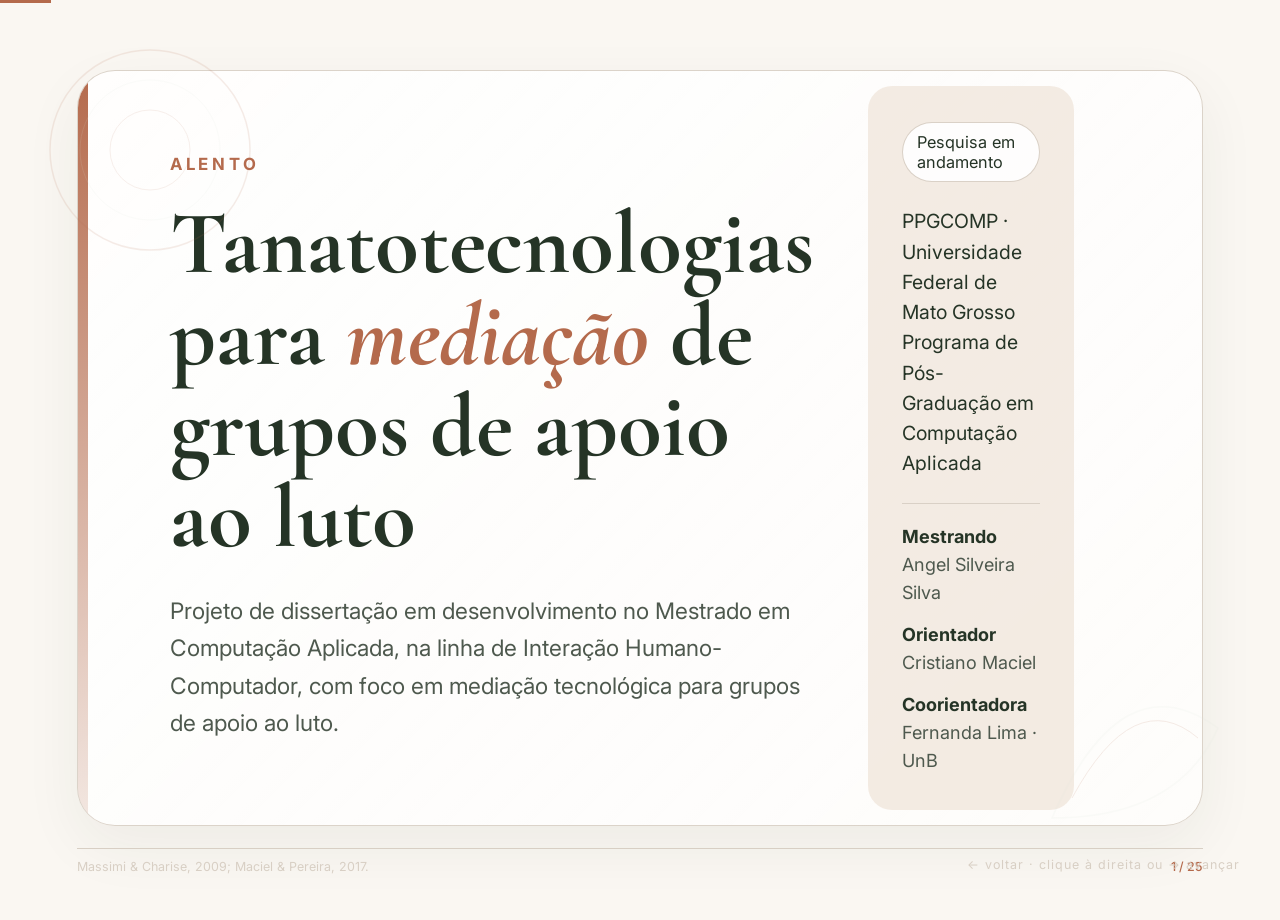
<file: slide.html>
<!DOCTYPE html>
<html lang="pt-BR">

<head>
    <meta charset="UTF-8">
    <meta name="viewport" content="width=device-width, initial-scale=1.0">
    <title>Alento — Apresentação</title>
    <link
        href="https://fonts.googleapis.com/css2?family=Cormorant+Garamond:ital,wght@0,400;0,600;0,700;1,400;1,600&family=Inter:wght@300;400;500;600&display=swap"
        rel="stylesheet">
    <style>
        * {
            margin: 0;
            padding: 0;
            box-sizing: border-box;
        }

        :root {
            --bg-primary: #FAF7F2;
            --bg-secondary: #EFE3D8;
            --bg-sage: #E7EFE6;
            --title-color: #253426;
            --accent: #B46A4C;
            --accent-dark: #A85F45;
            --text-color: #4E594E;
            --border-color: #D8CFC4;
            --white: #FFFFFF;
        }

        html,
        body {
            width: 100%;
            height: 100%;
            overflow: hidden;
            font-family: 'Inter', sans-serif;
            background: var(--bg-primary);
            color: var(--text-color);
        }

        .presentation {
            width: 100%;
            height: 100%;
            position: relative;
        }

        .slide {
            position: absolute;
            top: 0;
            left: 0;
            width: 100%;
            height: 100%;
            display: flex;
            flex-direction: column;
            justify-content: flex-start;
            align-items: stretch;
            padding: 52px 72px 56px;
            opacity: 0;
            transform: translateX(40px);
            transition: opacity 0.6s ease, transform 0.6s ease;
            pointer-events: none;
            visibility: hidden;
        }

        .slide.active {
            opacity: 1;
            transform: translateX(0);
            pointer-events: all;
            visibility: visible;
        }

        .slide.exit-left {
            opacity: 0;
            transform: translateX(-40px);
        }

        .slide-content {
            max-width: none;
            width: 100%;
            text-align: left;
            position: relative;
            z-index: 2;
            margin: 0 auto;
        }

        .slide-label {
            font-size: 0.8rem;
            font-weight: 600;
            letter-spacing: 2.5px;
            text-transform: uppercase;
            color: var(--accent);
            margin-bottom: 14px;
        }

        .slide-title {
            font-family: 'Cormorant Garamond', serif;
            font-size: 4.35rem;
            font-weight: 600;
            color: var(--title-color);
            line-height: 1.15;
            margin-bottom: 28px;
        }

        .slide-title em {
            color: var(--accent);
            font-style: italic;
        }

        .slide-subtitle {
            font-size: 1.42rem;
            line-height: 1.7;
            color: var(--text-color);
            margin-bottom: 20px;
            max-width: 980px;
        }

        .slide-footer {
            position: absolute;
            bottom: 28px;
            left: 72px;
            right: 72px;
            font-size: 0.72rem;
            color: var(--border-color);
            border-top: 1px solid var(--border-color);
            padding-top: 10px;
            display: flex;
            justify-content: space-between;
            align-items: center;
            z-index: 2;
        }

        .slide-number {
            font-weight: 500;
            color: var(--accent);
        }

        .cards {
            display: flex;
            gap: 20px;
            margin-top: 20px;
            flex-wrap: wrap;
        }

        .card {
            background: var(--bg-sage);
            border-radius: 16px;
            padding: 28px 24px;
            flex: 1;
            min-width: 180px;
            opacity: 0;
            transform: translateY(20px);
            animation: fadeUp 0.5s ease forwards;
        }

        .card:nth-child(2) {
            animation-delay: 0.15s
        }

        .card:nth-child(3) {
            animation-delay: 0.3s
        }

        .card:nth-child(4) {
            animation-delay: 0.45s
        }

        .card:nth-child(5) {
            animation-delay: 0.6s
        }

        .card.warm {
            background: var(--bg-secondary);
        }

        .card-number {
            font-family: 'Cormorant Garamond', serif;
            font-size: 2.4rem;
            font-weight: 700;
            color: var(--accent);
            margin-bottom: 6px;
        }

        .card-title {
            font-weight: 600;
            font-size: 0.95rem;
            color: var(--title-color);
            margin-bottom: 6px;
        }

        .card-text {
            font-size: 0.85rem;
            line-height: 1.5;
            color: var(--text-color);
        }

        @keyframes fadeUp {
            to {
                opacity: 1;
                transform: translateY(0);
            }
        }

        .big-number {
            font-family: 'Cormorant Garamond', serif;
            font-size: 8rem;
            font-weight: 700;
            color: var(--accent);
            line-height: 1;
            margin-bottom: 12px;
        }

        .quote {
            font-family: 'Cormorant Garamond', serif;
            font-size: 2.3rem;
            font-weight: 400;
            font-style: italic;
            color: var(--title-color);
            background: var(--bg-secondary);
            border-radius: 16px;
            padding: 36px 32px;
            margin-top: 20px;
            border-left: 4px solid var(--accent);
            max-width: 1000px;
        }

        .two-cols {
            display: flex;
            gap: 28px;
            margin-top: 20px;
            width: 100%;
        }

        .col {
            flex: 1;
            background: var(--bg-sage);
            border-radius: 16px;
            padding: 32px 28px;
        }

        .col.warm {
            background: var(--bg-secondary);
        }

        .col-title {
            font-family: 'Cormorant Garamond', serif;
            font-size: 1.4rem;
            font-weight: 600;
            color: var(--title-color);
            margin-bottom: 14px;
        }

        .col ul {
            list-style: none;
            padding: 0;
        }

        .col ul li {
            font-size: 0.95rem;
            padding: 8px 0;
            border-bottom: 1px solid var(--border-color);
            color: var(--text-color);
        }

        .col ul li:last-child {
            border-bottom: none;
        }

        .slide-list {
            list-style: none;
            padding: 0;
            margin-top: 10px;
        }

        .slide-list li {
            font-size: 1.05rem;
            padding: 12px 0;
            border-bottom: 1px solid var(--border-color);
            color: var(--text-color);
            line-height: 1.5;
        }

        .slide-list li:last-child {
            border-bottom: none;
        }

        .slide-list li::before {
            content: '';
            display: inline-block;
            width: 9px;
            height: 9px;
            background: var(--accent);
            border-radius: 50%;
            margin-right: 14px;
        }

        .slide-cover {
            text-align: center;
            justify-content: center;
        }

        .slide-cover .cover-box {
            background: var(--white);
            border-radius: 32px;
            padding: 72px 96px;
            box-shadow: 0 4px 40px rgba(37, 52, 38, 0.06);
            max-width: 1080px;
            position: relative;
            z-index: 2;
        }

        .slide-cover .cover-label {
            font-size: 1.1rem;
            font-weight: 500;
            letter-spacing: 3px;
            text-transform: uppercase;
            color: var(--accent);
            margin-bottom: 18px;
        }

        .slide-cover .cover-title {
            font-family: 'Cormorant Garamond', serif;
            font-size: 3.2rem;
            font-weight: 600;
            color: var(--title-color);
            line-height: 1.2;
            margin-bottom: 18px;
        }

        .slide-cover .cover-subtitle {
            font-size: 1.05rem;
            color: var(--text-color);
            line-height: 1.6;
            max-width: 640px;
            margin: 0 auto;
        }

        .nav-hint {
            position: fixed;
            bottom: 28px;
            right: 40px;
            font-size: 0.7rem;
            color: var(--border-color);
            letter-spacing: 1px;
            z-index: 100;
        }

        .progress-bar {
            position: fixed;
            top: 0;
            left: 0;
            height: 3px;
            background: var(--accent);
            transition: width 0.4s ease;
            z-index: 100;
        }

        .references {
            font-size: 0.82rem;
            line-height: 1.9;
            color: var(--text-color);
            column-count: 2;
            column-gap: 40px;
            margin-top: 16px;
        }

        .references p {
            margin-bottom: 6px;
            text-indent: -1.5em;
            padding-left: 1.5em;
        }

        /* Decorative SVG illustrations */
        .deco {
            position: absolute;
            z-index: 1;
            opacity: 0.12;
            pointer-events: none;
        }

        .deco-tr {
            top: -40px;
            right: -40px;
        }

        .deco-bl {
            bottom: -20px;
            left: -20px;
        }

        .deco-br {
            bottom: 60px;
            right: 40px;
        }

        .deco-tl {
            top: 40px;
            left: 40px;
        }

        .deco-center-r {
            top: 50%;
            right: 60px;
            transform: translateY(-50%);
        }

        /* Slide with illustration layout */
        .slide-with-illust {
            flex-direction: row;
            gap: 72px;
            align-items: center;
        }

        .slide-with-illust .slide-content {
            flex: 1 1 auto;
            max-width: none;
            margin-left: 0;
        }

        .slide-with-illust .slide-illust {
            flex: 0 0 460px;
            display: flex;
            align-items: center;
            justify-content: center;
        }

        .slide-with-illust .slide-illust svg {
            width: 100%;
            max-width: 430px;
            height: auto;
        }


        .hero-cover {
            padding-top: 76px;
        }

        .hero-shell {
            width: 100%;
            background: linear-gradient(135deg, rgba(255, 255, 255, 0.86), rgba(255, 255, 255, 0.68));
            border: 1px solid rgba(216, 207, 196, 0.9);
            border-radius: 34px;
            padding: 54px 60px;
            display: grid;
            grid-template-columns: minmax(0, 1.45fr) minmax(280px, 0.8fr);
            gap: 48px;
            box-shadow: 0 20px 60px rgba(37, 52, 38, 0.06);
            position: relative;
            overflow: hidden;
        }

        .hero-shell::before {
            content: '';
            position: absolute;
            inset: 0 auto 0 0;
            width: 10px;
            background: linear-gradient(180deg, var(--accent), rgba(180, 106, 76, 0.15));
        }

        .hero-main {
            padding-left: 22px;
        }

        .hero-kicker {
            font-size: 0.92rem;
            font-weight: 700;
            letter-spacing: 3px;
            text-transform: uppercase;
            color: var(--accent);
            margin-bottom: 20px;
        }

        .hero-title {
            font-family: 'Cormorant Garamond', serif;
            font-size: 4.9rem;
            line-height: 1.05;
            color: var(--title-color);
            margin-bottom: 22px;
            max-width: 860px;
        }

        .hero-title em {
            color: var(--accent);
            font-style: italic;
        }

        .hero-subtitle {
            font-size: 1.36rem;
            line-height: 1.72;
            color: var(--text-color);
            max-width: 820px;
        }

        .hero-side {
            display: flex;
            flex-direction: column;
            justify-content: space-between;
            gap: 24px;
            background: rgba(239, 227, 216, 0.68);
            border-radius: 24px;
            padding: 26px 28px;
        }

        .hero-chip {
            display: inline-flex;
            align-items: center;
            gap: 10px;
            padding: 9px 14px;
            border-radius: 999px;
            background: rgba(255, 255, 255, 0.9);
            color: var(--title-color);
            font-size: 0.92rem;
            border: 1px solid rgba(216, 207, 196, 0.95);
            width: fit-content;
        }

        .hero-program {
            font-size: 1.12rem;
            line-height: 1.6;
            color: var(--title-color);
        }

        .hero-meta {
            display: grid;
            grid-template-columns: 1fr;
            gap: 14px;
            padding-top: 18px;
            border-top: 1px solid rgba(216, 207, 196, 0.95);
            font-size: 1.02rem;
            line-height: 1.55;
        }

        .hero-meta strong {
            color: var(--title-color);
        }

        .cover-meta {
            margin-top: 28px;
            padding-top: 20px;
            border-top: 1px solid var(--border-color);
            display: grid;
            grid-template-columns: repeat(2, minmax(0, 1fr));
            gap: 10px 28px;
            font-size: 0.92rem;
            line-height: 1.45;
            color: var(--text-color);
            text-align: left;
        }

        .status-line {
            display: inline-flex;
            gap: 10px;
            align-items: center;
            margin: 6px 0 24px;
            padding: 10px 14px;
            border: 1px solid var(--border-color);
            border-radius: 999px;
            color: var(--title-color);
            background: rgba(255, 255, 255, 0.55);
            font-size: 0.92rem;
        }

        .cards.wide .card {
            min-height: 150px;
        }

        .slide-list.compact li {
            padding: 8px 0;
        }

        @media (max-width:1100px) {
            .slide {
                padding: 38px 34px 52px;
            }

            .slide-footer {
                left: 34px;
                right: 34px;
            }

            .slide-title {
                font-size: 2.8rem;
            }

            .slide-subtitle {
                font-size: 1.08rem;
            }

            .hero-shell {
                grid-template-columns: 1fr;
                gap: 22px;
                padding: 32px 28px;
            }

            .hero-main {
                padding-left: 10px;
            }

            .hero-title {
                font-size: 3.15rem;
                max-width: none;
            }

            .hero-subtitle {
                font-size: 1.08rem;
                max-width: none;
            }

            .slide-with-illust {
                flex-direction: column;
                gap: 24px;
                align-items: flex-start;
            }

            .slide-with-illust .slide-illust {
                flex: 0 0 auto;
                width: 100%;
                justify-content: flex-start;
            }

            .slide-with-illust .slide-illust svg {
                max-width: 250px;
            }

            .quote {
                font-size: 1.62rem;
                padding: 24px 22px;
            }
        }

        /* V3 layout polish: presentation scale and consistent title placement */
        .slide {
            justify-content: flex-start !important;
            align-items: stretch !important;
            padding: 88px 110px 64px !important;
        }

        .slide-content {
            max-width: 1260px !important;
            width: 100% !important;
            margin: 0 !important;
        }

        .slide-label {
            font-size: 0.92rem !important;
            letter-spacing: 3px !important;
            margin-bottom: 16px !important;
        }

        .slide-title {
            font-size: 4.7rem !important;
            line-height: 1.04 !important;
            margin-bottom: 30px !important;
            max-width: 1220px !important;
        }

        .slide-subtitle {
            font-size: 1.48rem !important;
            line-height: 1.62 !important;
            max-width: 1050px !important;
            margin-bottom: 22px !important;
        }

        .quote {
            font-size: 2.55rem !important;
            line-height: 1.25 !important;
            max-width: 1050px !important;
            padding: 36px 40px !important;
        }

        .slide-list li {
            font-size: 1.38rem !important;
            line-height: 1.42 !important;
            padding: 14px 0 !important;
        }

        .cards {
            gap: 26px !important;
            margin-top: 28px !important;
        }

        .card {
            padding: 34px 30px !important;
            border-radius: 20px !important;
            min-width: 220px !important;
        }

        .card-number {
            font-size: 3.1rem !important;
        }

        .card-title {
            font-size: 1.22rem !important;
            line-height: 1.25 !important;
        }

        .card-text {
            font-size: 1.08rem !important;
            line-height: 1.48 !important;
        }

        .two-cols {
            gap: 34px !important;
        }

        .col {
            padding: 38px 34px !important;
            border-radius: 22px !important;
        }

        .col-title {
            font-size: 1.85rem !important;
        }

        .col ul li {
            font-size: 1.18rem !important;
            line-height: 1.42 !important;
            padding: 12px 0 !important;
        }

        .big-number {
            font-size: 10rem !important;
        }

        .slide-footer {
            left: 110px !important;
            right: 110px !important;
            bottom: 26px !important;
            font-size: 0.78rem !important;
        }

        .nav-hint {
            font-size: 0.78rem !important;
        }

        .slide-with-illust {
            align-items: flex-start !important;
            gap: 72px !important;
        }

        .slide-with-illust .slide-content {
            flex: 1 1 auto !important;
            max-width: 1120px !important;
            margin: 0 !important;
        }

        .slide-with-illust .slide-illust {
            flex: 0 0 430px !important;
            margin-top: 102px !important;
        }

        .slide-with-illust .slide-illust svg {
            max-width: 420px !important;
        }

        /* Cover: centered and less like a small floating card */
        .hero-cover {
            justify-content: center !important;
            align-items: center !important;
            padding: 70px 110px 74px !important;
        }

        .hero-shell {
            width: min(100%, 1380px) !important;
            margin: 0 auto !important;
            min-height: 560px !important;
            display: grid !important;
            align-items: center !important;
            grid-template-columns: 1.35fr 0.78fr !important;
            gap: 54px !important;
            padding: 64px 70px !important;
            border-radius: 38px !important;
        }

        .hero-title {
            font-size: 5.6rem !important;
            line-height: 1.02 !important;
            max-width: 900px !important;
            margin-bottom: 28px !important;
        }

        .hero-subtitle {
            font-size: 1.42rem !important;
            line-height: 1.65 !important;
            max-width: 880px !important;
        }

        .hero-kicker {
            font-size: 1.05rem !important;
            letter-spacing: 3.8px !important;
            margin-bottom: 24px !important;
        }

        .hero-side {
            padding: 36px 34px !important;
            min-height: 420px !important;
        }

        .hero-chip {
            font-size: 1.02rem !important;
        }

        .hero-program {
            font-size: 1.22rem !important;
            line-height: 1.55 !important;
        }

        .hero-meta {
            font-size: 1.13rem !important;
        }

        .slide-cover {
            justify-content: center !important;
            align-items: center !important;
        }

        .slide-cover .cover-box {
            max-width: 1260px !important;
            padding: 68px 82px !important;
        }

        .slide-cover .cover-title {
            font-size: 4.8rem !important;
            line-height: 1.05 !important;
        }

        .slide-cover .cover-subtitle {
            font-size: 1.38rem !important;
            max-width: 950px !important;
        }

        /* Keep intentional numeric/summary slides centered, but with real presentation scale */
        .slide[data-slide="6"] .slide-content,
        .slide[data-slide="20"] .slide-content {
            max-width: 1240px !important;
            margin: 0 auto !important;
        }

        .slide[data-slide="6"] .slide-title,
        .slide[data-slide="20"] .slide-title {
            text-align: center !important;
        }

        @media (max-width: 1100px) {
            .slide {
                padding: 42px 36px 56px !important;
            }

            .slide-title {
                font-size: 3rem !important;
            }

            .slide-subtitle {
                font-size: 1.12rem !important;
            }

            .slide-with-illust {
                flex-direction: column !important;
            }

            .slide-with-illust .slide-illust {
                margin-top: 10px !important;
                flex: 0 0 auto !important;
            }

            .hero-shell {
                grid-template-columns: 1fr !important;
                min-height: auto !important;
                padding: 36px 30px !important;
            }

            .hero-title {
                font-size: 3.35rem !important;
            }

            .hero-subtitle {
                font-size: 1.1rem !important;
            }

            .slide-footer {
                left: 36px !important;
                right: 36px !important;
            }
        }


        /* V4: centraliza a área útil em telas muito largas */
        .slide {
            padding-left: clamp(56px, 6vw, 120px) !important;
            padding-right: clamp(56px, 6vw, 120px) !important;
        }

        .slide-content {
            max-width: 1280px !important;
            margin-left: auto !important;
            margin-right: auto !important;
        }

        .slide-with-illust {
            justify-content: center !important;
        }

        .slide-with-illust .slide-content {
            max-width: 920px !important;
            margin-left: 0 !important;
            margin-right: 0 !important;
        }

        .slide-with-illust .slide-illust {
            margin-top: 108px !important;
        }

        .cards {
            max-width: 1280px !important;
        }

        .slide-footer {
            left: clamp(56px, 6vw, 120px) !important;
            right: clamp(56px, 6vw, 120px) !important;
        }

        .hero-cover {
            padding-left: clamp(56px, 6vw, 120px) !important;
            padding-right: clamp(56px, 6vw, 120px) !important;
        }

        .hero-shell {
            width: min(100%, 1360px) !important;
        }

        /* slides sem ilustração não ficam grudados no canto em monitores largos */
        .slide:not(.slide-with-illust):not(.hero-cover):not(.slide-cover) .slide-content {
            margin-left: auto !important;
            margin-right: auto !important;
        }

        @media (min-width: 1600px) {
            .slide-title {
                max-width: 1120px !important;
            }

            .slide-subtitle {
                max-width: 980px !important;
            }

            .slide[data-slide="10"] .cards,
            .slide[data-slide="5"] .cards,
            .slide[data-slide="9"] .cards {
                max-width: 1160px !important;
            }
        }
    </style>
</head>

<body>
    <div class="progress-bar" id="progress"></div>
    <div class="nav-hint">← voltar · clique à direita ou → avançar</div>
    <div class="presentation" id="presentation">

        <!-- Slide 1: Capa -->
        <div class="slide hero-cover active" data-slide="1">
            <svg class="deco deco-tl" width="220" height="220" viewBox="0 0 220 220">
                <circle cx="110" cy="110" r="100" fill="none" stroke="#B46A4C" stroke-width="1.5" />
                <circle cx="110" cy="110" r="70" fill="none" stroke="#DDE7DC" stroke-width="1" />
                <circle cx="110" cy="110" r="40" fill="none" stroke="#B46A4C" stroke-width="0.8" />
            </svg>
            <svg class="deco deco-br" width="210" height="210" viewBox="0 0 210 210">
                <path d="M22,188 Q92,28 188,98 Q148,188 22,188Z" fill="none" stroke="#DDE7DC" stroke-width="1.5" />
                <path d="M42,168 Q104,54 168,108" fill="none" stroke="#B46A4C" stroke-width="1" />
            </svg>
            <div class="hero-shell">
                <div class="hero-main">
                    <div class="hero-kicker">Alento</div>
                    <h1 class="hero-title">Tanatotecnologias para <em>mediação</em> de grupos de apoio ao luto</h1>
                    <p class="hero-subtitle">Projeto de dissertação em desenvolvimento no Mestrado em Computação
                        Aplicada, na linha de Interação Humano-Computador, com foco em mediação tecnológica para grupos
                        de apoio ao luto.</p>
                </div>
                <div class="hero-side">
                    <div class="hero-chip">Pesquisa em andamento</div>
                    <div class="hero-program">PPGCOMP · Universidade Federal de Mato Grosso<br>Programa de Pós-Graduação
                        em Computação Aplicada</div>
                    <div class="hero-meta">
                        <div><strong>Mestrando</strong><br>Angel Silveira Silva</div>
                        <div><strong>Orientador</strong><br>Cristiano Maciel</div>
                        <div><strong>Coorientadora</strong><br>Fernanda Lima · UnB</div>
                    </div>
                </div>
            </div>
            <div class="slide-footer">
                <span>Massimi &amp; Charise, 2009; Maciel &amp; Pereira, 2017.</span>
                <span class="slide-number">1 / 25</span>
            </div>
        </div>

        <!-- Slide 2: Ponto de partida -->
        <div class="slide slide-with-illust" data-slide="2">
            <div class="slide-content">
                <div class="slide-label">Contexto</div>
                <h1 class="slide-title">Ponto de partida da pesquisa</h1>
                <p class="slide-subtitle">O luto já aparece em aplicativos, memoriais digitais, comunidades online,
                    diários e chatbots. Essas soluções ampliam formas de expressão e apoio, mas nem sempre consideram o
                    trabalho profissional que sustenta grupos de acolhimento.</p>
                <div class="quote">A pergunta que guia esta etapa é simples: onde a mediação profissional aparece nesses
                    sistemas?</div>
            </div>
            <div class="slide-illust">
                <svg viewBox="0 0 300 300" xmlns="http://www.w3.org/2000/svg">
                    <circle cx="150" cy="150" r="120" fill="none" stroke="#DDE7DC" stroke-width="2" />
                    <circle cx="150" cy="150" r="80" fill="none" stroke="#EFE3D8" stroke-width="2" />
                    <circle cx="150" cy="150" r="40" fill="#EFE3D8" opacity="0.5" />
                    <path d="M150,30 L150,270" stroke="#B46A4C" stroke-width="0.8" stroke-dasharray="4,4" />
                    <path d="M30,150 L270,150" stroke="#B46A4C" stroke-width="0.8" stroke-dasharray="4,4" />
                    <circle cx="150" cy="70" r="8" fill="#B46A4C" opacity="0.6" />
                    <circle cx="220" cy="150" r="6" fill="#253426" opacity="0.4" />
                    <circle cx="150" cy="230" r="7" fill="#B46A4C" opacity="0.5" />
                    <circle cx="80" cy="150" r="5" fill="#253426" opacity="0.3" />
                </svg>
            </div>
            <div class="slide-footer">
                <span>Silverman et al., 2021; Massimi &amp; Charise, 2009; Xygkou et al., 2023.</span>
                <span class="slide-number">2 / 25</span>
            </div>
        </div>

        <!-- Slide 3: Problema -->
        <div class="slide slide-with-illust" data-slide="3">
            <div class="slide-content">
                <div class="slide-label">Problema</div>
                <h1 class="slide-title">Problema <em>investigado</em></h1>
                <p class="slide-subtitle">As lojas digitais reúnem muitos aplicativos relacionados ao luto. A maioria se
                    aproxima de registro individual, mensagens, memoriais, bem-estar ou interações automatizadas.</p>
                <p class="slide-subtitle">Quando o foco passa a ser a prática profissional, surgem menos recursos para
                    triagem, acompanhamento, grupos e coordenação do cuidado.</p>
            </div>
            <div class="slide-illust">
                <svg viewBox="0 0 300 300" xmlns="http://www.w3.org/2000/svg">
                    <rect x="40" y="60" width="80" height="100" rx="12" fill="none" stroke="#DDE7DC" stroke-width="2" />
                    <rect x="60" y="80" width="80" height="100" rx="12" fill="none" stroke="#EFE3D8" stroke-width="2" />
                    <rect x="80" y="100" width="80" height="100" rx="12" fill="none" stroke="#DDE7DC"
                        stroke-width="2" />
                    <rect x="140" y="120" width="80" height="100" rx="12" fill="none" stroke="#B46A4C"
                        stroke-width="1.5" stroke-dasharray="6,4" />
                    <circle cx="230" cy="80" r="4" fill="#B46A4C" opacity="0.5" />
                    <circle cx="250" cy="200" r="6" fill="#253426" opacity="0.3" />
                    <path d="M180,250 Q220,230 260,260" fill="none" stroke="#DDE7DC" stroke-width="1.5" />
                </svg>
            </div>
            <div class="slide-footer">
                <span>Wagner et al., 2020; Luna, 2021; Luna et al., 2023.</span>
                <span class="slide-number">3 / 25</span>
            </div>
        </div>

        <!-- Slide 4: Objetivo -->
        <div class="slide slide-with-illust" data-slide="4">
            <div class="slide-content">
                <div class="slide-label">Objetivo</div>
                <h1 class="slide-title">Objetivo da pesquisa</h1>
                <p class="slide-subtitle">Investigar como tecnologias digitais relacionadas ao luto comunicam apoio,
                    mediação profissional e uso de inteligência artificial.</p>
                <p class="slide-subtitle">A dissertação usa esses achados para definir requisitos, prototipar e avaliar
                    o <strong>Alento</strong>, uma proposta de apoio a grupos mediados por profissionais.</p>
            </div>
            <div class="slide-illust">
                <svg viewBox="0 0 300 300" xmlns="http://www.w3.org/2000/svg">
                    <path
                        d="M150,40 C200,40 260,80 260,150 C260,220 200,260 150,260 C100,260 40,220 40,150 C40,80 100,40 150,40Z"
                        fill="none" stroke="#DDE7DC" stroke-width="2" />
                    <path d="M150,80 L200,130 L180,200 L120,200 L100,130Z" fill="none" stroke="#B46A4C"
                        stroke-width="1.5" />
                    <circle cx="150" cy="80" r="5" fill="#B46A4C" />
                    <circle cx="200" cy="130" r="5" fill="#B46A4C" />
                    <circle cx="180" cy="200" r="5" fill="#B46A4C" />
                    <circle cx="120" cy="200" r="5" fill="#B46A4C" />
                    <circle cx="100" cy="130" r="5" fill="#B46A4C" />
                    <circle cx="150" cy="150" r="20" fill="#EFE3D8" opacity="0.6" />
                </svg>
            </div>
            <div class="slide-footer">
                <span>de Souza, 2005; de Souza &amp; Leitão, 2009.</span>
                <span class="slide-number">4 / 25</span>
            </div>
        </div>

        <!-- Slide 5: Metodologia -->
        <div class="slide" data-slide="5">
            <svg class="deco deco-tr" width="200" height="200" viewBox="0 0 200 200">
                <path d="M180,20 Q160,100 80,180" fill="none" stroke="#DDE7DC" stroke-width="2" />
                <path d="M200,0 Q170,80 100,160" fill="none" stroke="#B46A4C" stroke-width="1" />
            </svg>
            <div class="slide-content">
                <div class="slide-label">Metodologia</div>
                <h1 class="slide-title">Desenho <em>metodológico</em></h1>
                <div class="status-line">Projeto em andamento · análise temática do grupo focal em curso</div>
                <div class="cards wide">
                    <div class="card">
                        <div class="card-number">01</div>
                        <div class="card-title">Literatura e apps</div>
                        <div class="card-text">Revisão, mapeamento nas lojas digitais e análise do ecossistema.</div>
                    </div>
                    <div class="card warm">
                        <div class="card-number">02</div>
                        <div class="card-title">MIS</div>
                        <div class="card-text">Inspeção Semiótica de aplicativos com potencial profissional.</div>
                    </div>
                    <div class="card">
                        <div class="card-number">03</div>
                        <div class="card-title">Campo</div>
                        <div class="card-text">Entrevista e grupo focal com profissionais de apoio ao luto.</div>
                    </div>
                    <div class="card warm">
                        <div class="card-number">04</div>
                        <div class="card-title">Análise temática</div>
                        <div class="card-text">Organização dos achados e identificação de necessidades.</div>
                    </div>
                    <div class="card">
                        <div class="card-number">05</div>
                        <div class="card-title">Produção</div>
                        <div class="card-text">Material e protótipo para apoiar grupos, com base em design
                            participativo.</div>
                    </div>
                </div>
            </div>
            <div class="slide-footer">
                <span>de Souza, 2005; Denzin, 1978; Braun &amp; Clarke, 2006.</span>
                <span class="slide-number">5 / 25</span>
            </div>
        </div>

        <!-- Slide 6: Mapeamento -->
        <div class="slide" data-slide="6">
            <svg class="deco deco-bl" width="240" height="240" viewBox="0 0 240 240">
                <circle cx="120" cy="120" r="110" fill="none" stroke="#DDE7DC" stroke-width="1.5" />
                <circle cx="120" cy="120" r="60" fill="none" stroke="#EFE3D8" stroke-width="2" />
            </svg>
            <div class="slide-content">
                <div class="slide-label">Mapeamento</div>
                <h1 class="slide-title">Mapeamento dos aplicativos</h1>
                <div class="big-number">958</div>
                <p class="slide-subtitle">resultados brutos identificados nas lojas digitais</p>
                <div class="cards">
                    <div class="card warm">
                        <div class="card-number">780</div>
                        <div class="card-title">Google Play Store</div>
                    </div>
                    <div class="card">
                        <div class="card-number">178</div>
                        <div class="card-title">Apple App Store</div>
                    </div>
                </div>
                <p class="slide-subtitle" style="margin-top:24px; font-size:1.28rem;">Após limpeza e
                    classificação, percebeu-se um ecossistema amplo, mas bastante fragmentado.</p>
            </div>
            <div class="slide-footer">
                <span>Dados da pesquisa, coleta em 28 out. 2025.</span>
                <span class="slide-number">6 / 25</span>
            </div>
        </div>

        <!-- Slide 7: Tipos -->
        <div class="slide slide-with-illust" data-slide="7">
            <div class="slide-content">
                <div class="slide-label">Mapeamento</div>
                <h1 class="slide-title">O que aparece nas lojas digitais?</h1>
                <ul class="slide-list">
                    <li>Bem-estar e autocuidado</li>
                    <li>Textos religiosos e materiais de referência</li>
                    <li>Mensagens de condolências e homenagens</li>
                    <li>Memoriais digitais</li>
                    <li>Comunidades e terapia online</li>
                    <li>Chatbots e recursos com inteligência artificial</li>
                </ul>
            </div>
            <div class="slide-illust">
                <svg viewBox="0 0 300 300" xmlns="http://www.w3.org/2000/svg">
                    <rect x="30" y="30" width="60" height="60" rx="10" fill="#EFE3D8" opacity="0.7" />
                    <rect x="110" y="30" width="60" height="60" rx="10" fill="#DDE7DC" opacity="0.7" />
                    <rect x="190" y="30" width="60" height="60" rx="10" fill="#EFE3D8" opacity="0.7" />
                    <rect x="30" y="120" width="60" height="60" rx="10" fill="#DDE7DC" opacity="0.7" />
                    <rect x="110" y="120" width="60" height="60" rx="10" fill="#EFE3D8" opacity="0.7" />
                    <rect x="190" y="120" width="60" height="60" rx="10" fill="#DDE7DC" opacity="0.7" />
                    <rect x="30" y="210" width="60" height="60" rx="10" fill="#EFE3D8" opacity="0.7" />
                    <rect x="110" y="210" width="60" height="60" rx="10" fill="#DDE7DC" opacity="0.7" />
                    <rect x="190" y="210" width="60" height="60" rx="10" fill="none" stroke="#B46A4C" stroke-width="2"
                        stroke-dasharray="5,5" />
                </svg>
            </div>
            <div class="slide-footer">
                <span>Dados da pesquisa; Harrison et al., 2025.</span>
                <span class="slide-number">7 / 25</span>
            </div>
        </div>

        <!-- Slide 8: Primeiro achado -->
        <div class="slide slide-with-illust" data-slide="8">
            <div class="slide-content">
                <div class="slide-label">Achados</div>
                <h1 class="slide-title">O luto aparece em muitos aplicativos, mas raramente como <em>cuidado
                        mediado</em></h1>
                <p class="slide-subtitle">Na maior parte dos aplicativos, o cuidado é tratado como uma experiência
                    individual.</p>
                <p class="slide-subtitle">Poucos sistemas tornam visível a presença de profissionais, facilitadores ou
                    organizações de apoio.</p>
            </div>
            <div class="slide-illust">
                <svg viewBox="0 0 300 300" xmlns="http://www.w3.org/2000/svg">
                    <circle cx="150" cy="150" r="100" fill="none" stroke="#DDE7DC" stroke-width="2" />
                    <circle cx="100" cy="130" r="12" fill="#EFE3D8" />
                    <circle cx="150" cy="100" r="12" fill="#EFE3D8" />
                    <circle cx="200" cy="130" r="12" fill="#EFE3D8" />
                    <circle cx="120" cy="180" r="12" fill="#EFE3D8" />
                    <circle cx="180" cy="180" r="12" fill="#EFE3D8" />
                    <circle cx="150" cy="150" r="18" fill="none" stroke="#B46A4C" stroke-width="2"
                        stroke-dasharray="4,3" />
                    <text x="145" y="155" font-size="14" fill="#B46A4C" font-family="Inter">?</text>
                </svg>
            </div>
            <div class="slide-footer">
                <span>Dados da pesquisa; Luna, 2021; Wagner et al., 2020.</span>
                <span class="slide-number">8 / 25</span>
            </div>
        </div>

        <!-- Slide 9: Apps MIS -->
        <div class="slide" data-slide="9">
            <svg class="deco deco-br" width="160" height="160" viewBox="0 0 160 160">
                <path d="M20,140 Q80,20 140,80 Q100,140 20,140Z" fill="none" stroke="#DDE7DC" stroke-width="1.5" />
            </svg>
            <div class="slide-content">
                <div class="slide-label">Inspeção Semiótica</div>
                <h1 class="slide-title">Aplicativos analisados pelo MIS</h1>
                <p class="slide-subtitle">Foram selecionados cinco aplicativos com maior potencial de aplicabilidade
                    profissional:</p>
                <div class="cards">
                    <div class="card">
                        <div class="card-title">Actively Moving Forward</div>
                    </div>
                    <div class="card warm">
                        <div class="card-title">Virtual Grief Support</div>
                    </div>
                    <div class="card">
                        <div class="card-title">Kate's Club</div>
                    </div>
                    <div class="card warm">
                        <div class="card-title">Confident Grief Coach School</div>
                    </div>
                    <div class="card">
                        <div class="card-title">PLIDA</div>
                    </div>
                </div>
            </div>
            <div class="slide-footer">
                <span>Dados da pesquisa.</span>
                <span class="slide-number">9 / 25</span>
            </div>
        </div>

        <!-- Slide 10: Rupturas -->
        <div class="slide" data-slide="10">
            <svg class="deco deco-tr" width="180" height="180" viewBox="0 0 180 180">
                <circle cx="90" cy="90" r="80" fill="none" stroke="#EFE3D8" stroke-width="2" />
                <line x1="30" y1="30" x2="150" y2="150" stroke="#B46A4C" stroke-width="1" stroke-dasharray="6,4" />
                <line x1="150" y1="30" x2="30" y2="150" stroke="#B46A4C" stroke-width="1" stroke-dasharray="6,4" />
            </svg>
            <div class="slide-content">
                <div class="slide-label">Inspeção Semiótica</div>
                <h1 class="slide-title">Rupturas de <em>comunicabilidade</em> encontradas</h1>
                <div class="cards">
                    <div class="card warm">
                        <div class="card-number">01</div>
                        <div class="card-title">Metacomunicação ausente</div>
                        <div class="card-text">Ausência de metacomunicação inicial que oriente o usuário.</div>
                    </div>
                    <div class="card">
                        <div class="card-number">02</div>
                        <div class="card-title">Feedback insuficiente</div>
                        <div class="card-text">Ausência de feedback dinâmico durante a interação.</div>
                    </div>
                    <div class="card warm">
                        <div class="card-number">03</div>
                        <div class="card-title">Recursos inacessíveis</div>
                        <div class="card-text">Discrepância entre recursos anunciados e recursos acessíveis.</div>
                    </div>
                </div>
            </div>
            <div class="slide-footer">
                <span>de Souza, 2005; de Souza et al., 2006; Dados da pesquisa.</span>
                <span class="slide-number">10 / 25</span>
            </div>
        </div>

        <!-- Slide 11: Significado -->
        <div class="slide slide-with-illust" data-slide="11">
            <div class="slide-content">
                <div class="slide-label">Inspeção Semiótica</div>
                <h1 class="slide-title">O que isso significa?</h1>
                <p class="slide-subtitle">Em vários aplicativos, o usuário não entende claramente:</p>
                <ul class="slide-list">
                    <li>Para quem o sistema foi feito</li>
                    <li>Que tipo de apoio é oferecido</li>
                    <li>Se existe mediação humana</li>
                    <li>Quem responde por solicitações e grupos</li>
                    <li>Qual é o próximo passo após uma ação</li>
                </ul>
            </div>
            <div class="slide-illust">
                <svg viewBox="0 0 300 300" xmlns="http://www.w3.org/2000/svg">
                    <path
                        d="M60,250 L60,80 Q60,60 80,60 L220,60 Q240,60 240,80 L240,200 Q240,220 220,220 L100,220 L60,250Z"
                        fill="none" stroke="#DDE7DC" stroke-width="2" />
                    <line x1="90" y1="100" x2="210" y2="100" stroke="#EFE3D8" stroke-width="3" stroke-linecap="round" />
                    <line x1="90" y1="125" x2="180" y2="125" stroke="#EFE3D8" stroke-width="3" stroke-linecap="round" />
                    <line x1="90" y1="150" x2="200" y2="150" stroke="#EFE3D8" stroke-width="3" stroke-linecap="round" />
                    <line x1="90" y1="175" x2="140" y2="175" stroke="#EFE3D8" stroke-width="3" stroke-linecap="round" />
                    <text x="130" y="200" font-size="32" fill="#B46A4C" font-family="Cormorant Garamond"
                        opacity="0.6">?</text>
                </svg>
            </div>
            <div class="slide-footer">
                <span>de Souza &amp; Leitão, 2009; Dados da pesquisa.</span>
                <span class="slide-number">11 / 25</span>
            </div>
        </div>

        <!-- Slide 12: IA separação -->
        <div class="slide" data-slide="12">
            <svg class="deco deco-tl" width="160" height="160" viewBox="0 0 160 160">
                <circle cx="80" cy="80" r="60" fill="none" stroke="#DDE7DC" stroke-width="1.5" />
                <circle cx="80" cy="80" r="30" fill="none" stroke="#B46A4C" stroke-width="1" stroke-dasharray="4,3" />
            </svg>
            <div class="slide-content">
                <div class="slide-label">Inteligência Artificial</div>
                <h1 class="slide-title">IA nos aplicativos de luto</h1>
                <p class="slide-subtitle">A análise mostrou uma separação importante:</p>
                <div class="two-cols">
                    <div class="col">
                        <div class="col-title">Apps com potencial profissional</div>
                        <ul>
                            <li>Não declaram uso de IA</li>
                            <li>Foco em mediação e grupos</li>
                            <li>Presença de facilitadores</li>
                        </ul>
                    </div>
                    <div class="col warm">
                        <div class="col-title">Apps com IA</div>
                        <ul>
                            <li>Foco em experiências individuais</li>
                            <li>Chatbots e diários guiados</li>
                            <li>Sem mediação profissional visível</li>
                        </ul>
                    </div>
                </div>
            </div>
            <div class="slide-footer">
                <span>Dados da pesquisa; Xygkou et al., 2023; Duarte et al., 2024.</span>
                <span class="slide-number">12 / 25</span>
            </div>
        </div>

        <!-- Slide 14: Como a IA aparece -->
        <div class="slide" data-slide="13">
            <svg class="deco deco-br" width="200" height="200" viewBox="0 0 200 200">
                <path d="M20,180 Q100,100 180,20" fill="none" stroke="#DDE7DC" stroke-width="1.5" />
                <path d="M40,180 Q110,110 180,40" fill="none" stroke="#EFE3D8" stroke-width="2" />
                <circle cx="100" cy="100" r="6" fill="#B46A4C" opacity="0.4" />
            </svg>
            <div class="slide-content">
                <div class="slide-label">Inteligência Artificial</div>
                <h1 class="slide-title">Como a IA aparece?</h1>
                <p class="slide-subtitle">A IA aparece principalmente em três formatos:</p>
                <div class="cards">
                    <div class="card warm">
                        <div class="card-title">Escrita</div>
                        <div class="card-text">Diários e produção de textos.</div>
                    </div>
                    <div class="card">
                        <div class="card-title">Chatbots</div>
                        <div class="card-text">Apoio emocional com conversação automatizada.</div>
                    </div>
                    <div class="card warm">
                        <div class="card-title">Simulações</div>
                        <div class="card-text">Interações com representações de pessoas falecidas.</div>
                    </div>
                </div>
                <p class="slide-subtitle" style="margin-top:18px; font-size:0.95rem;">Esses usos levantam questões
                    éticas sobre supervisão, responsabilidade e limites do cuidado automatizado.</p>
            </div>
            <div class="slide-footer">
                <span>Xygkou et al., 2023; Savin-Baden, 2021; Galvão et al., 2021; Rahsepar Meadi et al., 2025.</span>
                <span class="slide-number">13 / 25</span>
            </div>
        </div>

        <!-- Slide 15: Estudo de campo -->
        <div class="slide slide-with-illust" data-slide="14">
            <div class="slide-content">
                <div class="slide-label">Campo</div>
                <h1 class="slide-title">Estudo de <em>campo</em></h1>
                <p class="slide-subtitle">A pesquisa também ouviu profissionais que atuam em um grupo de apoio ao luto
                    materno.</p>
                <div class="cards">
                    <div class="card warm">
                        <div class="card-title">Entrevista semiestruturada</div>
                        <div class="card-text">Com a coordenadora fundadora do grupo.</div>
                    </div>
                    <div class="card">
                        <div class="card-title">Grupo focal</div>
                        <div class="card-text">Com psicólogas e psicólogo voluntários.</div>
                    </div>
                </div>
            </div>
            <div class="slide-illust">
                <svg viewBox="0 0 300 300" xmlns="http://www.w3.org/2000/svg">
                    <circle cx="150" cy="100" r="25" fill="none" stroke="#B46A4C" stroke-width="2" />
                    <circle cx="90" cy="180" r="20" fill="none" stroke="#DDE7DC" stroke-width="2" />
                    <circle cx="150" cy="200" r="20" fill="none" stroke="#DDE7DC" stroke-width="2" />
                    <circle cx="210" cy="180" r="20" fill="none" stroke="#DDE7DC" stroke-width="2" />
                    <line x1="150" y1="125" x2="90" y2="160" stroke="#EFE3D8" stroke-width="1.5" />
                    <line x1="150" y1="125" x2="150" y2="180" stroke="#EFE3D8" stroke-width="1.5" />
                    <line x1="150" y1="125" x2="210" y2="160" stroke="#EFE3D8" stroke-width="1.5" />
                    <line x1="90" y1="200" x2="150" y2="220" stroke="#EFE3D8" stroke-width="1" stroke-dasharray="3,3" />
                    <line x1="150" y1="220" x2="210" y2="200" stroke="#EFE3D8" stroke-width="1"
                        stroke-dasharray="3,3" />
                </svg>
            </div>
            <div class="slide-footer">
                <span>Dados da pesquisa; Gil, 2022; Backes et al., 2011; Morgan, 1997.</span>
                <span class="slide-number">14 / 25</span>
            </div>
        </div>

        <!-- Slide 16: Prática profissional -->
        <div class="slide" data-slide="15">
            <svg class="deco deco-tr" width="180" height="180" viewBox="0 0 180 180">
                <rect x="20" y="20" width="50" height="50" rx="8" fill="none" stroke="#DDE7DC" stroke-width="1.5" />
                <rect x="80" y="50" width="50" height="50" rx="8" fill="none" stroke="#EFE3D8" stroke-width="1.5" />
                <rect x="40" y="100" width="50" height="50" rx="8" fill="none" stroke="#DDE7DC" stroke-width="1.5" />
            </svg>
            <div class="slide-content">
                <div class="slide-label">Campo</div>
                <h1 class="slide-title">O que a prática profissional revelou?</h1>
                <p class="slide-subtitle">O grupo de apoio depende de uma infraestrutura informal:</p>
                <div class="cards">
                    <div class="card">
                        <div class="card-title">WhatsApp</div>
                    </div>
                    <div class="card warm">
                        <div class="card-title">Google Forms</div>
                    </div>
                    <div class="card">
                        <div class="card-title">Planilhas</div>
                    </div>
                    <div class="card warm">
                        <div class="card-title">Google Meet</div>
                    </div>
                    <div class="card">
                        <div class="card-title">Instagram</div>
                    </div>
                </div>
                <p class="slide-subtitle" style="margin-top:18px;">Essas ferramentas ajudam, mas não foram pensadas para
                    a complexidade do cuidado no luto.</p>
            </div>
            <div class="slide-footer">
                <span>Dados da pesquisa; Strauss, 1985; Star &amp; Ruhleder, 1996.</span>
                <span class="slide-number">15 / 25</span>
            </div>
        </div>

        <!-- Slide 17: Temas -->
        <div class="slide slide-with-illust" data-slide="16">
            <div class="slide-content">
                <div class="slide-label">Campo</div>
                <h1 class="slide-title">Temas identificados no campo</h1>
                <ul class="slide-list">
                    <li>Infraestrutura informal de coordenação</li>
                    <li>Triagem como gargalo crítico e sensível</li>
                    <li>Invisibilidade do impacto</li>
                    <li>Sensibilidade do acompanhamento longitudinal</li>
                    <li>Tensão entre automação e cuidado</li>
                </ul>
            </div>
            <div class="slide-illust">
                <svg viewBox="0 0 300 300" xmlns="http://www.w3.org/2000/svg">
                    <path d="M150,40 L150,260" stroke="#DDE7DC" stroke-width="2" />
                    <circle cx="150" cy="70" r="14" fill="#EFE3D8" />
                    <circle cx="150" cy="120" r="14" fill="#DDE7DC" />
                    <circle cx="150" cy="170" r="14" fill="#EFE3D8" />
                    <circle cx="150" cy="220" r="14" fill="#DDE7DC" />
                    <circle cx="150" cy="260" r="14" fill="#EFE3D8" />
                    <path d="M164,70 L220,70" stroke="#B46A4C" stroke-width="1" stroke-dasharray="3,3" />
                    <path d="M164,120 L200,120" stroke="#B46A4C" stroke-width="1" stroke-dasharray="3,3" />
                    <path d="M164,170 L240,170" stroke="#B46A4C" stroke-width="1" stroke-dasharray="3,3" />
                    <path d="M164,220 L210,220" stroke="#B46A4C" stroke-width="1" stroke-dasharray="3,3" />
                    <path d="M164,260 L230,260" stroke="#B46A4C" stroke-width="1" stroke-dasharray="3,3" />
                </svg>
            </div>
            <div class="slide-footer">
                <span>Braun &amp; Clarke, 2006; Dados da pesquisa.</span>
                <span class="slide-number">16 / 25</span>
            </div>
        </div>

        <!-- Slide 18: Triagem -->
        <div class="slide" data-slide="17">
            <svg class="deco deco-br" width="200" height="200" viewBox="0 0 200 200">
                <path d="M100,20 L180,100 L100,180 L20,100Z" fill="none" stroke="#DDE7DC" stroke-width="1.5" />
                <path d="M100,50 L150,100 L100,150 L50,100Z" fill="none" stroke="#EFE3D8" stroke-width="1.5" />
            </svg>
            <div class="slide-content">
                <div class="slide-label">Campo</div>
                <h1 class="slide-title">Triagem como ponto <em>crítico</em></h1>
                <p class="slide-subtitle">Na prática profissional, a triagem envolve mais do que coletar dados:</p>
                <div class="cards">
                    <div class="card warm">
                        <div class="card-title">Escuta</div>
                        <div class="card-text">Avaliação inicial e acolhimento.</div>
                    </div>
                    <div class="card">
                        <div class="card-title">Identificação de risco</div>
                        <div class="card-text">Reconhecimento de situações que demandam encaminhamento.</div>
                    </div>
                    <div class="card warm">
                        <div class="card-title">Encaminhamento</div>
                        <div class="card-text">Direcionamento para o grupo ou recurso adequado.</div>
                    </div>
                </div>
                <p class="slide-subtitle" style="margin-top:18px;">A tecnologia pode apoiar o processo, mas não deve
                    substituir o contato humano.</p>
            </div>
            <div class="slide-footer">
                <span>Luna, 2021; Wagner et al., 2020; Dados da pesquisa.</span>
                <span class="slide-number">17 / 25</span>
            </div>
        </div>

        <!-- Slide 19: Invisibilidade -->
        <div class="slide slide-with-illust" data-slide="18">
            <div class="slide-content">
                <div class="slide-label">Campo</div>
                <h1 class="slide-title">Invisibilidade do <em>impacto</em></h1>
                <p class="slide-subtitle">O grupo atende centenas de mães por ano. Mesmo assim, muitas informações ficam
                    dispersas em formulários, planilhas e registros manuais.</p>
                <p class="slide-subtitle">Isso dificulta saber quem foi atendido, com que frequência, de onde veio e
                    quais demandas apareceram ao longo do tempo.</p>
            </div>
            <div class="slide-illust">
                <svg viewBox="0 0 300 300" xmlns="http://www.w3.org/2000/svg">
                    <rect x="40" y="60" width="100" height="30" rx="4" fill="#EFE3D8" opacity="0.8" />
                    <rect x="50" y="100" width="120" height="30" rx="4" fill="#DDE7DC" opacity="0.6" />
                    <rect x="60" y="140" width="90" height="30" rx="4" fill="#EFE3D8" opacity="0.5" />
                    <rect x="70" y="180" width="140" height="30" rx="4" fill="#DDE7DC" opacity="0.4" />
                    <rect x="80" y="220" width="80" height="30" rx="4" fill="#EFE3D8" opacity="0.3" />
                    <path d="M200,80 Q240,150 200,240" fill="none" stroke="#B46A4C" stroke-width="1.5"
                        stroke-dasharray="5,5" />
                    <text x="210" y="160" font-size="28" fill="#B46A4C" font-family="Cormorant Garamond"
                        opacity="0.5">...</text>
                </svg>
            </div>
            <div class="slide-footer">
                <span>Dados da pesquisa; Strauss, 1985; Star &amp; Ruhleder, 1996.</span>
                <span class="slide-number">18 / 25</span>
            </div>
        </div>

        <!-- Slide 20: Cruzamento -->
        <div class="slide" data-slide="19">
            <svg class="deco deco-br" width="160" height="160" viewBox="0 0 160 160">
                <path d="M20,80 L80,20 L140,80 L80,140Z" fill="none" stroke="#DDE7DC" stroke-width="1.5" />
            </svg>
            <div class="slide-content">
                <div class="slide-label">Síntese</div>
                <h1 class="slide-title">Cruzamento dos achados</h1>
                <div class="two-cols">
                    <div class="col">
                        <div class="col-title">O que os aplicativos mostram</div>
                        <ul>
                            <li>Conteúdo e autoajuda</li>
                            <li>Chat e comunidade</li>
                            <li>Diário e IA individual</li>
                            <li>Mediação pouco visível</li>
                        </ul>
                    </div>
                    <div class="col warm">
                        <div class="col-title">O que a prática exige</div>
                        <ul>
                            <li>Triagem e acolhimento</li>
                            <li>Mediação profissional</li>
                            <li>Acompanhamento longitudinal</li>
                            <li>Registro e supervisão</li>
                            <li>Encaminhamento</li>
                        </ul>
                    </div>
                </div>
                <p class="slide-subtitle" style="margin-top:18px;">Essa diferença revela uma <strong>lacuna
                        sociotécnica</strong> importante.</p>
            </div>
            <div class="slide-footer">
                <span>Dados da pesquisa; Luna et al., 2023; de Souza, 2005.</span>
                <span class="slide-number">19 / 25</span>
            </div>
        </div>

        <!-- Slide 22: Lacuna -->
        <div class="slide slide-with-illust" data-slide="20">
            <div class="slide-content">
                <div class="slide-label">Síntese</div>
                <h1 class="slide-title">Principal lacuna: a invisibilidade da <em>mediação</em></h1>
                <p class="slide-subtitle">Os sistemas oferecem conteúdos, chats, comunidades ou automações.</p>
                <p class="slide-subtitle">Mas pouco apoiam triagem, coordenação, acompanhamento, registro, supervisão e
                    encaminhamento.</p>
            </div>
            <div class="slide-illust">
                <svg viewBox="0 0 300 300" xmlns="http://www.w3.org/2000/svg">
                    <circle cx="150" cy="150" r="110" fill="none" stroke="#DDE7DC" stroke-width="2" />
                    <circle cx="150" cy="150" r="70" fill="none" stroke="#EFE3D8" stroke-width="2" />
                    <circle cx="150" cy="150" r="30" fill="none" stroke="#B46A4C" stroke-width="2"
                        stroke-dasharray="6,4" />
                    <path d="M150,40 L150,80" stroke="#B46A4C" stroke-width="1.5" />
                    <path d="M150,220 L150,260" stroke="#B46A4C" stroke-width="1.5" />
                    <path d="M40,150 L80,150" stroke="#B46A4C" stroke-width="1.5" />
                    <path d="M220,150 L260,150" stroke="#B46A4C" stroke-width="1.5" />
                    <text x="135" y="158" font-size="24" fill="#B46A4C" font-family="Cormorant Garamond"
                        font-style="italic" opacity="0.7">gap</text>
                </svg>
            </div>
            <div class="slide-footer">
                <span>Dados da pesquisa; Luna, 2021; Wagner et al., 2020.</span>
                <span class="slide-number">20 / 25</span>
            </div>
        </div>

        <!-- Slide 23: Oportunidade -->
        <div class="slide slide-with-illust" data-slide="21">
            <div class="slide-content">
                <div class="slide-label">Proposta</div>
                <h1 class="slide-title">Oportunidade de <em>design</em></h1>
                <p class="slide-subtitle">O Alento pode ser pensado como uma <strong>infraestrutura de apoio</strong>
                    para grupos mediados por profissionais.</p>
                <p class="slide-subtitle">A proposta é organizar triagem, encontros, registros e materiais de apoio sem
                    substituir a presença humana.</p>
                <div class="quote">Seu foco é apoiar a mediação</div>
            </div>
            <div class="slide-illust">
                <svg viewBox="0 0 300 300" xmlns="http://www.w3.org/2000/svg">
                    <path d="M60,240 Q150,40 240,240" fill="none" stroke="#DDE7DC" stroke-width="2" />
                    <path d="M80,240 Q150,80 220,240" fill="none" stroke="#EFE3D8" stroke-width="2" />
                    <path d="M100,240 Q150,120 200,240" fill="none" stroke="#B46A4C" stroke-width="1.5" />
                    <circle cx="150" cy="100" r="20" fill="#EFE3D8" opacity="0.6" />
                    <circle cx="150" cy="100" r="8" fill="#B46A4C" opacity="0.5" />
                    <line x1="60" y1="240" x2="240" y2="240" stroke="#D8CFC4" stroke-width="1" />
                </svg>
            </div>
            <div class="slide-footer">
                <span>Massimi &amp; Charise, 2009; Luna et al., 2023; Alvarado Garcia et al., 2021.</span>
                <span class="slide-number">21 / 25</span>
            </div>
        </div>

        <!-- Slide 24: Funcionalidades -->
        <div class="slide" data-slide="22">
            <svg class="deco deco-tr" width="200" height="200" viewBox="0 0 200 200">
                <circle cx="100" cy="100" r="80" fill="none" stroke="#DDE7DC" stroke-width="1.5" />
                <circle cx="100" cy="100" r="50" fill="none" stroke="#EFE3D8" stroke-width="1.5" />
                <circle cx="100" cy="100" r="20" fill="#EFE3D8" opacity="0.3" />
            </svg>
            <div class="slide-content">
                <div class="slide-label">Proposta</div>
                <h1 class="slide-title">Possíveis funcionalidades</h1>
                <div class="cards">
                    <div class="card warm">
                        <div class="card-title">Inscrição e triagem</div>
                        <div class="card-text">Triagem inicial com acolhimento.</div>
                    </div>
                    <div class="card">
                        <div class="card-title">Gestão de grupos</div>
                        <div class="card-text">Cadastro de participantes, facilitadores e encontros.</div>
                    </div>
                    <div class="card warm">
                        <div class="card-title">Registro e presença</div>
                        <div class="card-text">Acompanhamento de frequência e participação.</div>
                    </div>
                    <div class="card">
                        <div class="card-title">Material do grupo</div>
                        <div class="card-text">Conteúdos e orientações para mães e facilitadores usarem nos encontros.
                        </div>
                    </div>
                </div>
                <div class="cards" style="margin-top:12px;">
                    <div class="card">
                        <div class="card-title">Técnicas e curadoria</div>
                        <div class="card-text">Biblioteca de práticas, dinâmicas e observações profissionais.</div>
                    </div>
                    <div class="card warm">
                        <div class="card-title">Relatórios</div>
                        <div class="card-text">Indicadores de impacto e dados consolidados.</div>
                    </div>
                </div>
            </div>
            <div class="slide-footer">
                <span>Dados da pesquisa.</span>
                <span class="slide-number">22 / 25</span>
            </div>
        </div>

        <!-- Slide 25: Contribuição -->
        <div class="slide slide-with-illust" data-slide="23">
            <div class="slide-content">
                <div class="slide-label">Contribuição</div>
                <h1 class="slide-title">Contribuição da pesquisa</h1>
                <p class="slide-subtitle">A pesquisa contribui ao mostrar que tecnologias para o luto precisam ir além
                    do acesso a conteúdos.</p>
                <p class="slide-subtitle">É necessário projetar sistemas que comuniquem papéis, limites,
                    responsabilidades e formas de mediação.</p>

            </div>
            <div class="slide-illust">
                <svg viewBox="0 0 300 300" xmlns="http://www.w3.org/2000/svg">
                    <path
                        d="M50,250 C80,200 100,100 150,80 C200,60 250,100 250,150 C250,200 200,250 150,250 C100,250 80,220 50,250Z"
                        fill="none" stroke="#DDE7DC" stroke-width="2" />
                    <path
                        d="M80,230 C100,190 120,120 150,105 C180,90 220,120 220,155 C220,190 185,225 150,225 C115,225 100,210 80,230Z"
                        fill="#EFE3D8" opacity="0.4" />
                    <circle cx="150" cy="150" r="15" fill="#B46A4C" opacity="0.3" />
                    <path d="M150,135 L150,165 M135,150 L165,150" stroke="#B46A4C" stroke-width="2"
                        stroke-linecap="round" />
                </svg>
            </div>
            <div class="slide-footer">
                <span>de Souza, 2005; Neris et al., 2024; Oliveira et al., 2024; Duarte et al., 2024.</span>
                <span class="slide-number">23 / 25</span>
            </div>
        </div>

        <!-- Slide 26: Síntese final -->
        <div class="slide slide-cover" data-slide="24">
            <svg class="deco deco-tl" width="200" height="200" viewBox="0 0 200 200">
                <circle cx="100" cy="100" r="90" fill="none" stroke="#DDE7DC" stroke-width="1.5" />
                <circle cx="100" cy="100" r="60" fill="none" stroke="#EFE3D8" stroke-width="1.5" />
                <circle cx="100" cy="100" r="30" fill="none" stroke="#B46A4C" stroke-width="1" />
            </svg>
            <svg class="deco deco-br" width="180" height="180" viewBox="0 0 180 180">
                <path d="M20,160 Q90,20 160,100 Q120,160 20,160Z" fill="none" stroke="#DDE7DC" stroke-width="1.5" />
            </svg>
            <div class="cover-box">
                <div class="cover-label">Síntese Final</div>
                <div class="cover-title">Tecnologias para o luto precisam reconhecer a <em>mediação profissional</em>
                </div>

            </div>
            <div class="slide-footer">
                <span>Dados da pesquisa; Massimi &amp; Charise, 2009; Luna, 2021.</span>
                <span class="slide-number">24 / 25</span>
            </div>
        </div>

        <!-- Slide 27: Referências -->
        <div class="slide" data-slide="25">
            <div class="slide-content">
                <div class="slide-label">Referências</div>
                <h1 class="slide-title">Referências principais</h1>
                <div class="references">
                    <p>ALVARADO GARCIA, A. et al. Decolonial pathways: our manifesto for a decolonizing agenda in HCI
                        research and design. CHI EA, 2021.</p>
                    <p>BRAUN, V.; CLARKE, V. Using thematic analysis in psychology. Qualitative Research in Psychology,
                        2006.</p>
                    <p>DE SOUZA, C. S. The Semiotic Engineering of Human-Computer Interaction. MIT Press, 2005.</p>
                    <p>DE SOUZA, C. S.; LEITÃO, C. F. Semiotic Engineering Methods for Scientific Research in HCI.
                        Morgan &amp; Claypool, 2009.</p>
                    <p>DUARTE, E. F. et al. GranDIHC-BR 2025-2035: implications of artificial intelligence in HCI. IHC,
                        2024.</p>
                    <p>GALVÃO, V. F. et al. Discussing human values in digital immortality. Journal of the Brazilian
                        Computer Society, 2021.</p>
                    <p>LUNA, I. J. Uma proposta teórico-metodológica para subsidiar a facilitação de grupos reflexivos e
                        de apoio ao luto. Nova Perspectiva Sistêmica, 2021.</p>
                    <p>LUNA, I. J. et al. Grupos de apoio ao luto na pandemia de COVID-19. Boletim Academia Paulista de
                        Psicologia, 2023.</p>
                    <p>MACIEL, C.; PEREIRA, V. C. Technological and human challenges to addressing death in information
                        systems. Springer, 2017.</p>
                    <p>MASSIMI, M.; CHARISE, A. Dying, death, and mortality: towards thanatosensitivity in HCI. CHI EA,
                        2009.</p>
                    <p>NERIS, V. P. A. et al. GranDIHC-BR 2025-2035: sociocultural aspects in HCI. IHC, 2024.</p>
                    <p>OLIVEIRA, L. C. et al. GranDIHC-BR 2025-2035: plurality and decoloniality in HCI. IHC, 2024.</p>
                    <p>RAHSEPAR MEADI, M. et al. Exploring the ethical challenges of conversational AI in mental health
                        care. JMIR Mental Health, 2025.</p>
                    <p>SAVIN-BADEN, M. Digital Afterlife and the Spiritual Realm. CRC Press, 2021.</p>
                    <p>SILVERMAN, G. S.; BAROILLER, A.; HEMER, S. R. Culture and grief. Death Studies, 2021.</p>
                    <p>WAGNER, B. et al. Web-based bereavement care: a systematic review and meta-analysis. Frontiers in
                        Psychiatry, 2020.</p>
                    <p>XYGKOU, A. et al. The "conversation" about loss: understanding how chatbot technology was used in
                        supporting people in grief. CHI, 2023.</p>
                </div>
            </div>
            <div class="slide-footer">
                <span></span>
                <span class="slide-number">25 / 25</span>
            </div>
        </div>

    </div><!-- end presentation -->

    <script>
        (function () {
            const slides = document.querySelectorAll('.slide');
            const progress = document.getElementById('progress');
            const total = slides.length;
            let current = 0;

            function updateProgress() {
                progress.style.width = ((current + 1) / total) * 100 + '%';
            }

            function goTo(index) {
                if (index < 0 || index >= total) return;
                const prev = slides[current];
                const next = slides[index];
                prev.classList.remove('active');
                if (index > current) prev.classList.add('exit-left');
                setTimeout(() => prev.classList.remove('exit-left'), 600);
                next.classList.add('active');
                current = index;
                updateProgress();
                // Re-trigger card animations
                next.querySelectorAll('.card').forEach(card => {
                    card.style.animation = 'none';
                    card.offsetHeight;
                    card.style.animation = '';
                });
            }

            function nextSlide() { goTo(current + 1); }
            function prevSlide() { goTo(current - 1); }

            document.addEventListener('click', function (e) {
                // Metade esquerda volta; metade direita avança.
                if (e.clientX < window.innerWidth * 0.5) prevSlide();
                else nextSlide();
            });

            document.addEventListener('keydown', function (e) {
                if (['ArrowRight', ' ', 'Enter', 'PageDown'].includes(e.key)) { e.preventDefault(); nextSlide(); }
                else if (['ArrowLeft', 'Backspace', 'PageUp'].includes(e.key)) { e.preventDefault(); prevSlide(); }
            });

            let touchStartX = 0;
            document.addEventListener('touchstart', e => { touchStartX = e.touches[0].clientX; });
            document.addEventListener('touchend', e => {
                const diff = e.changedTouches[0].clientX - touchStartX;
                if (Math.abs(diff) > 50) { diff < 0 ? nextSlide() : prevSlide(); }
            });

            updateProgress();
        })();
    </script>
</body>

</html>
</file>
